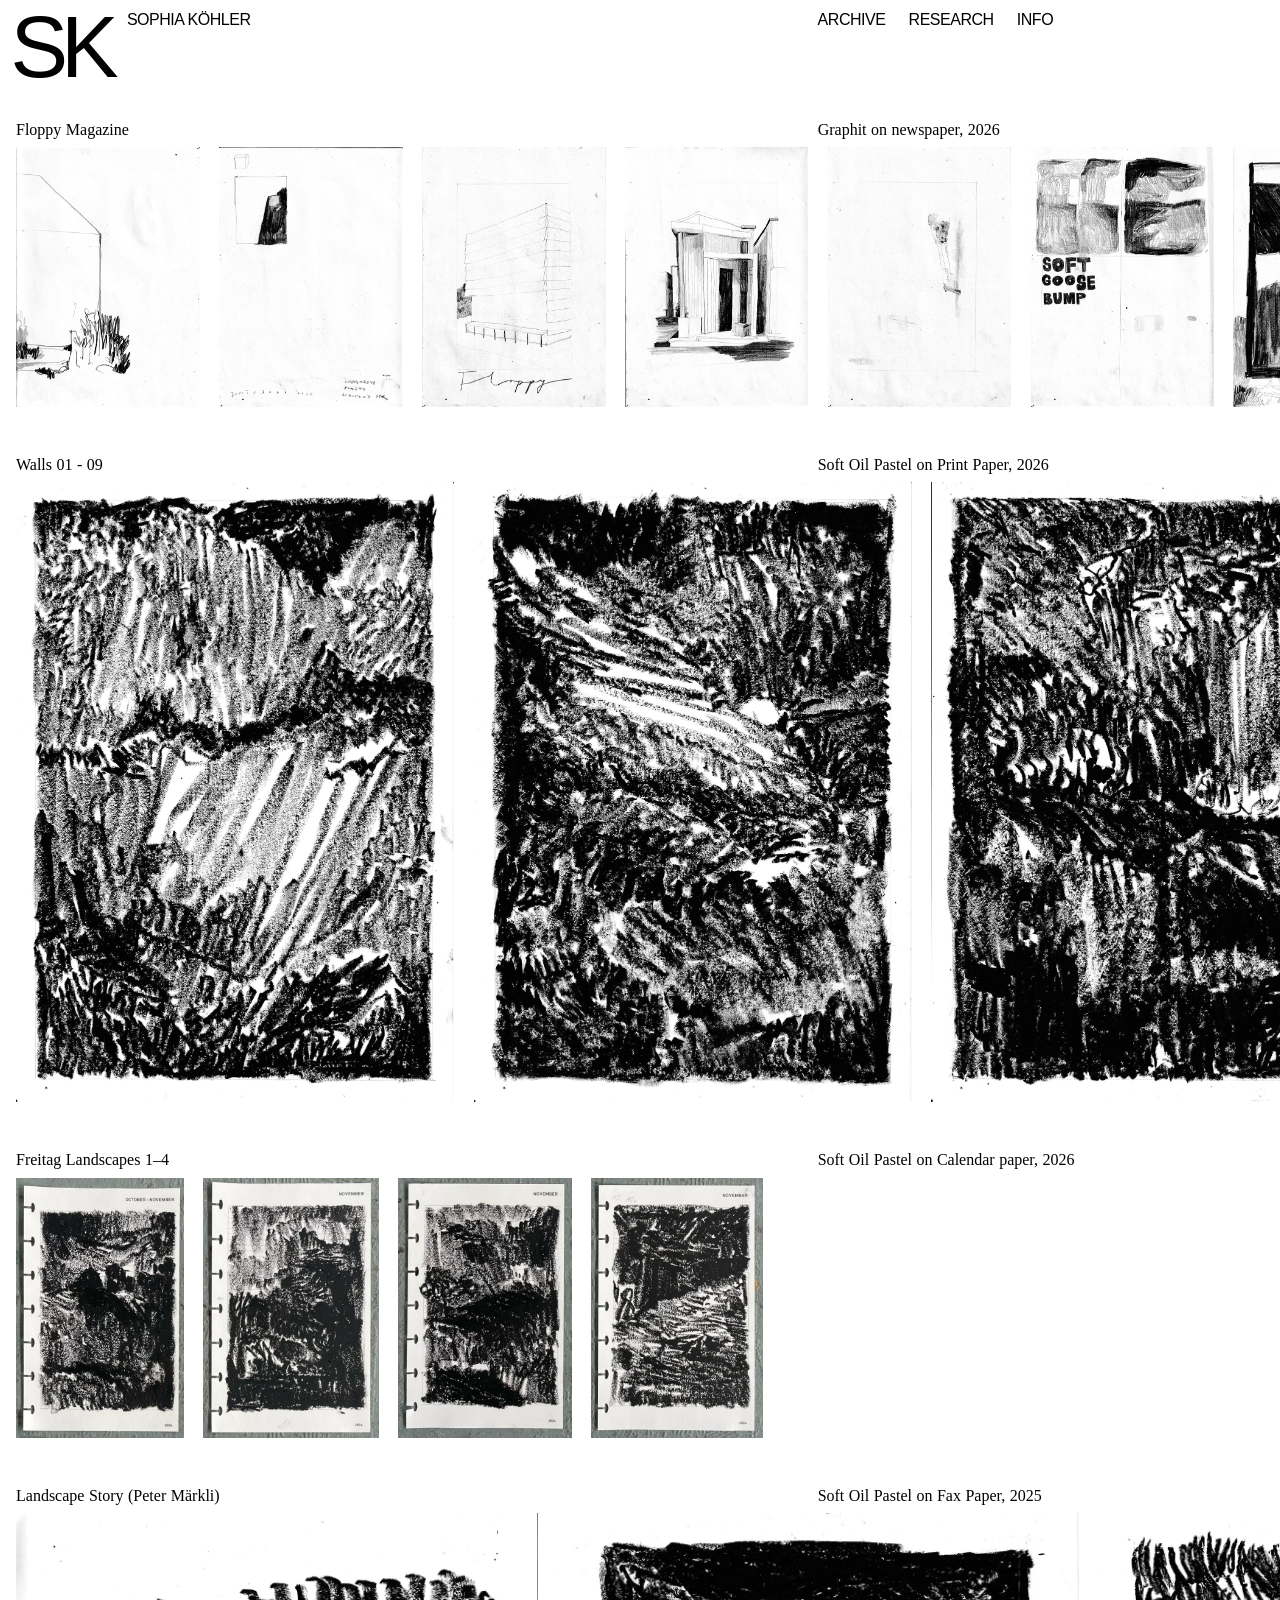
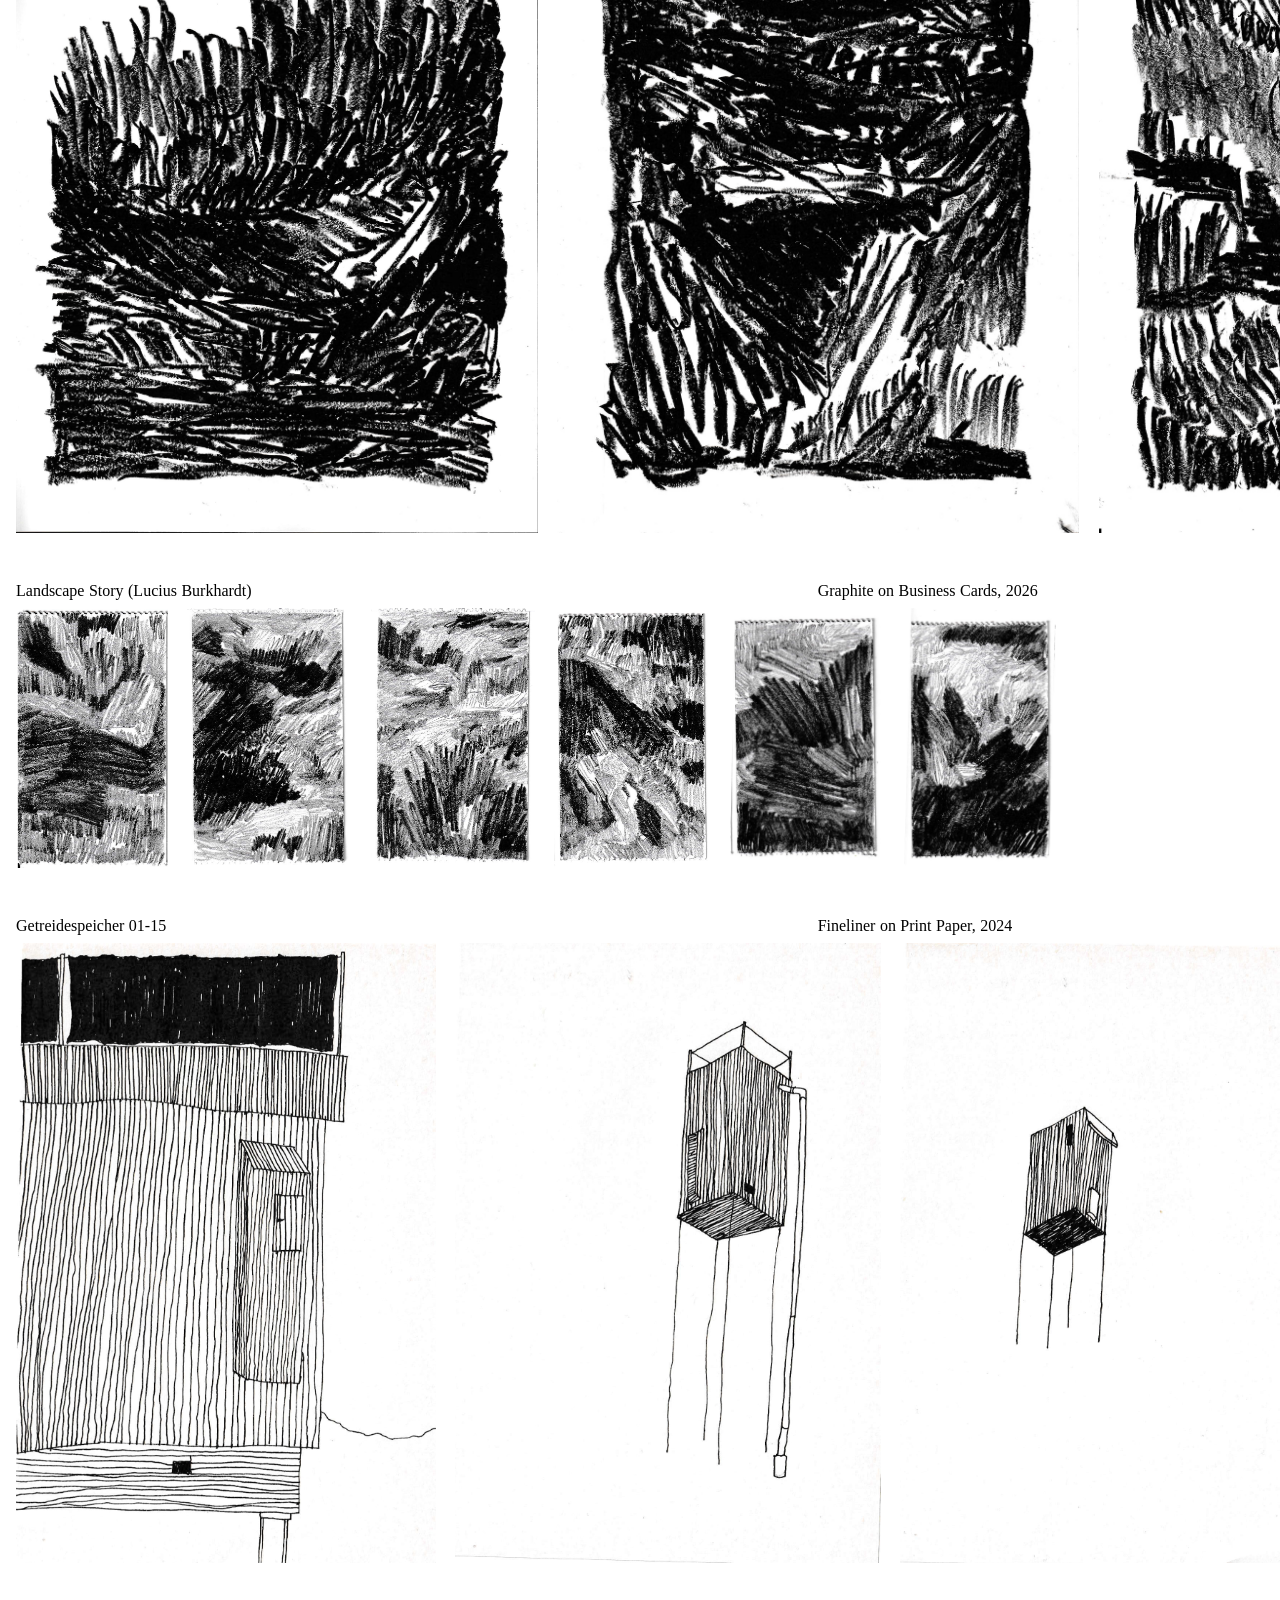
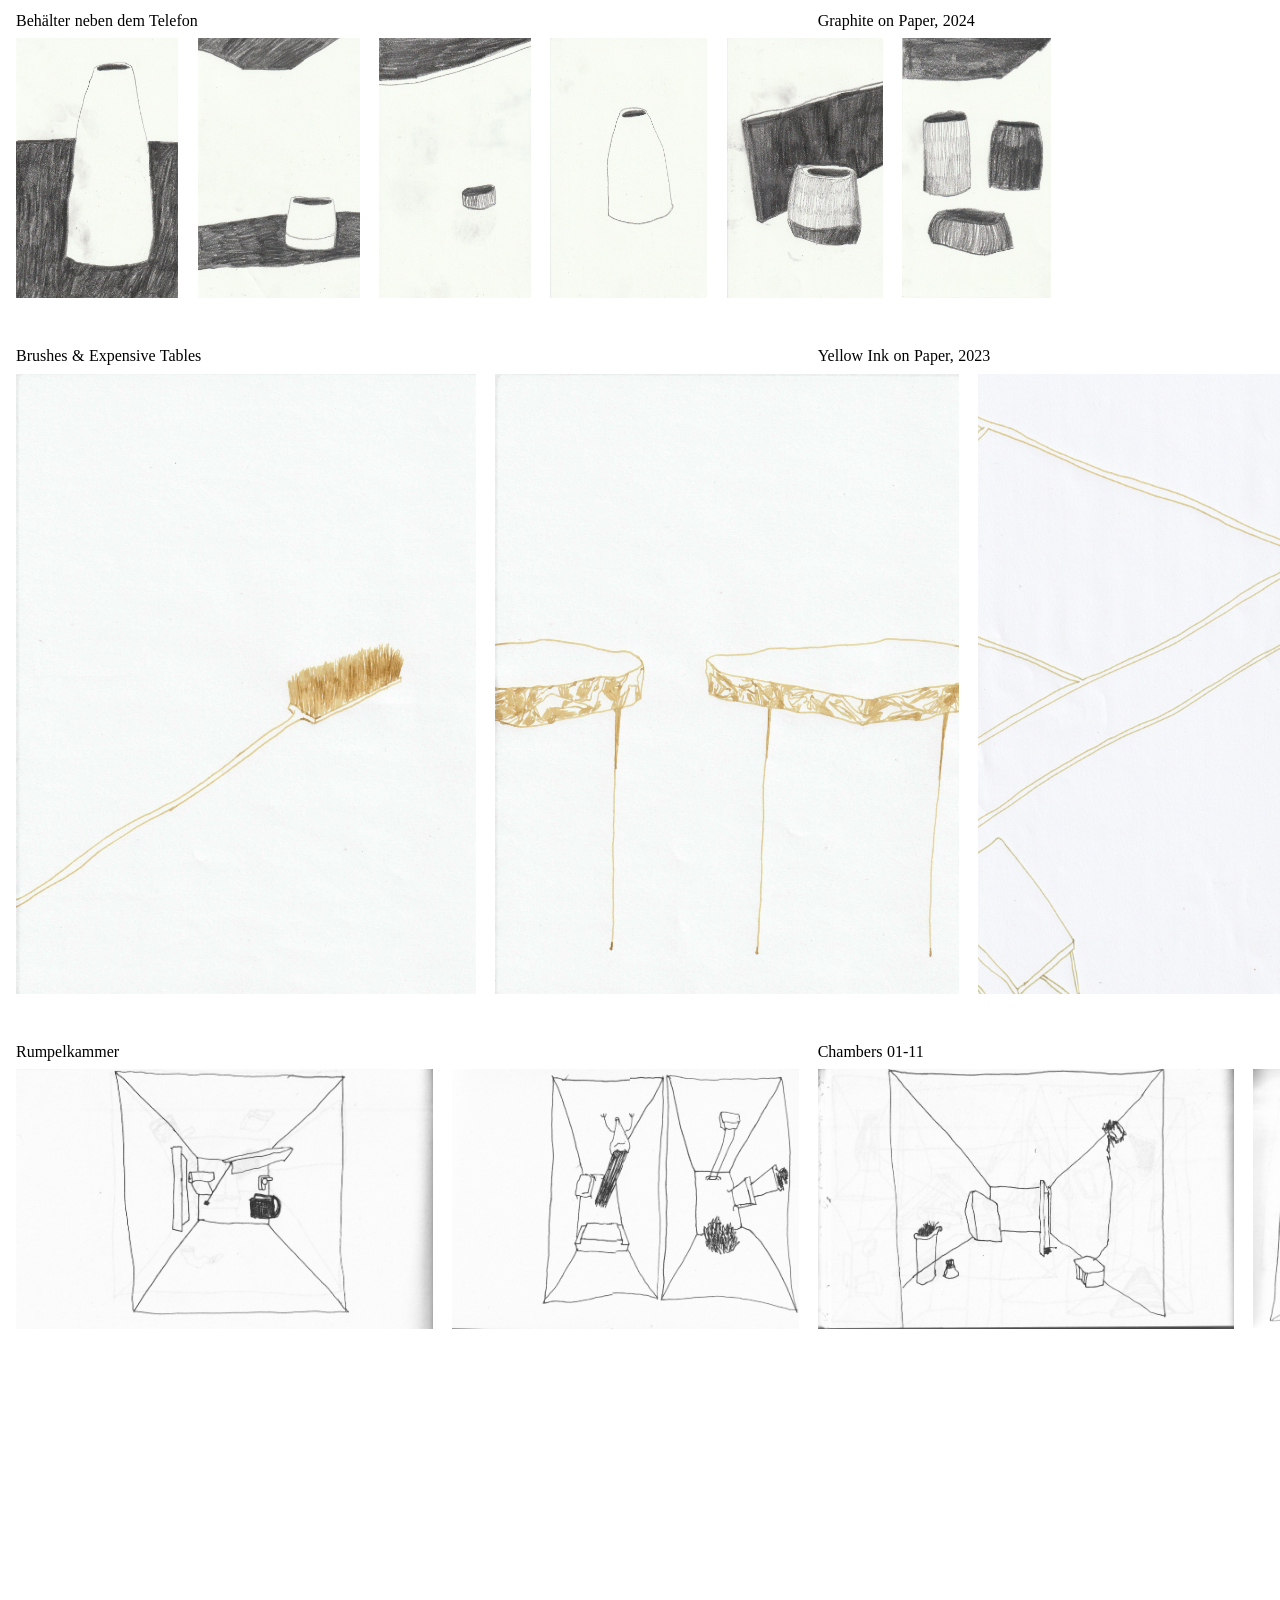
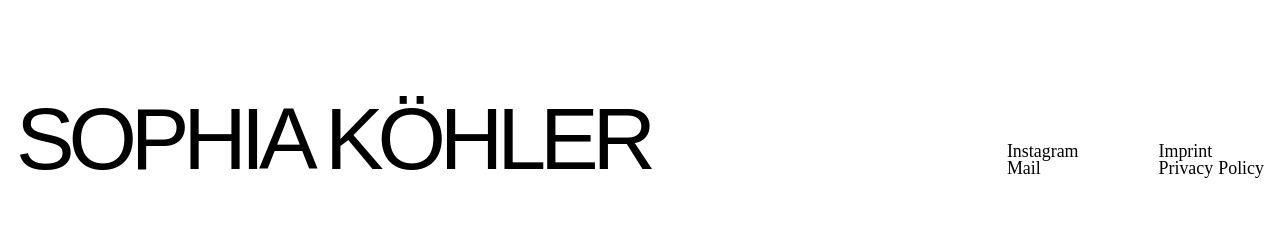
<file: index.html>
<!DOCTYPE html>
<html lang="de">
<head>
  <meta charset="UTF-8">
  <meta name="viewport" content="width=device-width, initial-scale=1.0">
  <title>Sophia Köhler</title>
  <meta name="description" content="Sophia Köhler ist eine Künstlerin aus München mit Fokus auf Zeichnung, Raum und Struktur.">
  <meta name="keywords" content="Sophia Köhler, Künstlerin München, Kunst, Zeichnung">
  <meta name="author" content="Sophia Köhler">
  <link rel="icon" href="assets/sk-favicon.svg" type="image/svg+xml">
  <link rel="stylesheet" href="style.css">
</head>
<body>
  <div class="custom-cursor is-right" id="customCursor" aria-hidden="true">
    <img src="assets/arrow-2.svg" alt="">
  </div>

  <a class="logo-subtitle-link logo-subtitle" href="index.html">SOPHIA KÖHLER</a>

  <header class="site-header">
    <a class="logo" href="index.html" aria-label="Sophia Köhler Startseite">
      <span class="logo-mark">SK</span>
    </a>

    <nav class="main-nav">
      <a class="desktop-nav-link" href="archive.html">ARCHIVE</a>
      <a class="desktop-nav-link" href="research.html">RESEARCH</a>
      <a class="desktop-nav-link" href="info.html">INFO</a>
      <a class="mobile-menu-link" href="menu.html">MENU</a>
    </nav>
  </header>

  <main class="page-content">


<!-- sk-floppy -->

    <section class="slider-section slider-section-medium">
      <div class="section-meta">
        <p class="section-title">Floppy Magazine</p>
        <p class="section-info">Graphit on newspaper, 2026</p>
        <!-- <a class="section-project-link" href="#" aria-label="Projektseite: I was once like you">Research</a> -->
      </div>

      <div class="art-slider" data-scroll-speed="0.9">
        <div class="art-slider-track">
          <img src="images-1/sk_floppy_mag_whole_1.jpg" alt="Kunstwerk 1">
          <img src="images-1/sk_floppy_mag_whole_2.jpg" alt="Kunstwerk 2">
          <img src="images-1/sk_floppy_mag_whole_3.jpg" alt="Kunstwerk 3">
          <img src="images-1/sk_floppy_mag_whole_4.jpg" alt="Kunstwerk 4">
          <img src="images-1/sk_floppy_mag_whole_5.jpg" alt="Kunstwerk 5">
          <img src="images-1/sk_floppy_mag_whole_6.jpg" alt="Kunstwerk 6">
          <img src="images-1/sk_floppy_mag_whole_7.jpg" alt="Kunstwerk 7">
          <img src="images-1/sk_floppy_mag_whole_8.jpg" alt="Kunstwerk 8">
          <img src="images-1/sk_floppy_mag_whole_9.jpg" alt="Kunstwerk 9">
          <img src="images-1/sk_floppy_mag_whole_10.jpg" alt="Kunstwerk 10">
          <img src="images-1/sk_floppy_mag_whole_11.jpg" alt="Kunstwerk 11">
          <img src="images-1/sk_floppy_mag_whole_12.jpg" alt="Kunstwerk 12">
          <img src="images-1/sk_floppy_mag_whole_13.jpg" alt="Kunstwerk 13">
          <img src="images-1/sk_floppy_mag_whole_14.jpg" alt="Kunstwerk 14">
          <img src="images-1/sk_floppy_mag_whole_15.jpg" alt="Kunstwerk 15">
        </div>
      </div>
    </section>


<!-- P1 sk-wall -->    


    <section class="slider-section slider-section-large">
      <div class="section-meta">
        <p class="section-title">Walls 01 - 09</p>
        <p class="section-info">Soft Oil Pastel on Print Paper, 2026</p>
        <!-- <a class="section-project-link" href="#" aria-label="Projektseite: Layers">Research</a> -->
      </div>

      <div class="art-slider" data-scroll-speed="1">
        <div class="art-slider-track">
          <img src="images-1/sk-wall-01.jpg" alt="Kunstwerk 5">
          <img src="images-1/sk-wall-02.jpg" alt="Kunstwerk 6">
          <img src="images-1/sk-wall-03.jpg" alt="Kunstwerk 7">
          <img src="images-1/sk-wall-04.jpg" alt="Kunstwerk 8">
          <img src="images-1/sk-wall-05.jpg" alt="Kunstwerk 9">
          <img src="images-1/sk-wall-06.jpg" alt="Kunstwerk 10">
          <img src="images-1/sk-wall-07.jpg" alt="Kunstwerk 11">
          <img src="images-1/sk-wall-08.jpg" alt="Kunstwerk 12">
          <img src="images-1/sk-wall-09.jpg" alt="Kunstwerk 13">
        </div>
      </div>
    </section>

 









<!-- P2 sk-kalender -->

    <section class="slider-section slider-section-medium">
      <div class="section-meta">
        <p class="section-title">Freitag Landscapes 1–4</p>
        <p class="section-info">Soft Oil Pastel on Calendar paper, 2026</p>
        <!-- <a class="section-project-link" href="#" aria-label="Projektseite: I was once like you">Research</a> -->
      </div>

      <div class="art-slider" data-scroll-speed="0.9">
        <div class="art-slider-track">
          <img src="images-1/sk-kalender-1.jpg" alt="Kunstwerk 1">
          <img src="images-1/sk-kalender-2.jpg" alt="Kunstwerk 2">
          <img src="images-1/sk-kalender-3.jpg" alt="Kunstwerk 3">
          <img src="images-1/sk-kalender-4.jpg" alt="Kunstwerk 4">
        </div>
      </div>
    </section>




<!-- P3 sk-märkli -->
 

    <section class="slider-section slider-section-large">
      <div class="section-meta">
        <p class="section-title">Landscape Story (Peter Märkli)</p>
        <p class="section-info">Soft Oil Pastel on Fax Paper, 2025</p>
        <!-- <a class="section-project-link" href="container-lecture.html" aria-label="Projektseite: Container Lecture">Research</a> -->
      </div>

      <div class="art-slider" data-scroll-speed="0.9">
        <div class="art-slider-track">
          <img src="images-1/sk-märkli-1.jpg" alt="Kunstwerk 14">
          <img src="images-1/sk-märkli-2.jpg" alt="Kunstwerk 14">
          <img src="images-1/sk-märkli-3.jpg" alt="Kunstwerk 14">
          <img src="images-1/sk-märkli-4.jpg" alt="Kunstwerk 14">
          <img src="images-1/sk-märkli-5.jpg" alt="Kunstwerk 14">
          <img src="images-1/sk-märkli-6.jpg" alt="Kunstwerk 14">
          <img src="images-1/sk-märkli-7.jpg" alt="Kunstwerk 14">
          <img src="images-1/sk-märkli-8.jpg" alt="Kunstwerk 14">
          <img src="images-1/sk-märkli-9.jpg" alt="Kunstwerk 14">
          <img src="images-1/sk-märkli-10.jpg" alt="Kunstwerk 14">
          <img src="images-1/sk-märkli-11.jpg" alt="Kunstwerk 14">
          <img src="images-1/sk-märkli-12.jpg" alt="Kunstwerk 14">
          <img src="images-1/sk-märkli-13.jpg" alt="Kunstwerk 14">
          <img src="images-1/sk-märkli-14.jpg" alt="Kunstwerk 14">
          <img src="images-1/sk-märkli-15.jpg" alt="Kunstwerk 14">
          <img src="images-1/sk-märkli-16.jpg" alt="Kunstwerk 14">
          <img src="images-1/sk-märkli-17.jpg" alt="Kunstwerk 14">
          <img src="images-1/sk-märkli-18.jpg" alt="Kunstwerk 14">
          <img src="images-1/sk-märkli-19.jpg" alt="Kunstwerk 14">
          <img src="images-1/sk-märkli-20.jpg" alt="Kunstwerk 14">
          <img src="images-1/sk-märkli-21.jpg" alt="Kunstwerk 14">
          <img src="images-1/sk-märkli-22.jpg" alt="Kunstwerk 14">
          <img src="images-1/sk-märkli-23.jpg" alt="Kunstwerk 14">
          <img src="images-1/sk-märkli-24.jpg" alt="Kunstwerk 14">
          <img src="images-1/sk-märkli-25.jpg" alt="Kunstwerk 14">
          <img src="images-1/sk-märkli-26.jpg" alt="Kunstwerk 14">
          <img src="images-1/sk-märkli-27.jpg" alt="Kunstwerk 14">
          <img src="images-1/sk-märkli-28.jpg" alt="Kunstwerk 14">
          <img src="images-1/sk-märkli-29.jpg" alt="Kunstwerk 14">
          <img src="images-1/sk-märkli-30.jpg" alt="Kunstwerk 14">
          <img src="images-1/sk-märkli-31.jpg" alt="Kunstwerk 14">
          <img src="images-1/sk-märkli-32.jpg" alt="Kunstwerk 14">
          <img src="images-1/sk-märkli-33.jpg" alt="Kunstwerk 14">
          <img src="images-1/sk-märkli-34.jpg" alt="Kunstwerk 14">
        </div>
      </div>
    </section>


<!-- P4 sk-lucius -->    

    <section class="slider-section slider-section-medium">
      <div class="section-meta">
        <p class="section-title">Landscape Story (Lucius Burkhardt)</p>
        <p class="section-info">Graphite on Business Cards, 2026</p>
        <!-- <a class="section-project-link" href="#" aria-label="Projektseite: Layers">Research</a> -->
      </div>

      <div class="art-slider" data-scroll-speed="1">
        <div class="art-slider-track">
          <img src="images-1/sk-lucius-1.jpg" alt="Kunstwerk 6">
          <img src="images-1/sk-lucius-2.jpg" alt="Kunstwerk 6">
          <img src="images-1/sk-lucius-3.jpg" alt="Kunstwerk 6">
          <img src="images-1/sk-lucius-4.jpg" alt="Kunstwerk 6">
          <img src="images-1/sk-lucius-5.jpg" alt="Kunstwerk 6">
          <img src="images-1/sk-lucius-6.jpg" alt="Kunstwerk 6">
        </div>
      </div>
    </section>


<!-- P5 sk-speicher  -->    


    <section class="slider-section slider-section-large">
      <div class="section-meta">
        <p class="section-title">Getreidespeicher 01-15</p>
        <p class="section-info">Fineliner on Print Paper, 2024</p>
        <!-- <a class="section-project-link" href="#" aria-label="Projektseite: Lecture">Research</a> -->
      </div>

      <div class="art-slider" data-scroll-speed="0.85">
        <div class="art-slider-track">
          <img src="images-1/sk-speicher-1.jpg" alt="Kunstwerk-SK">
          <img src="images-1/sk-speicher-2.jpg" alt="Kunstwerk-SK">
          <img src="images-1/sk-speicher-3.jpg" alt="Kunstwerk-SK">
          <img src="images-1/sk-speicher-4.jpg" alt="Kunstwerk-SK">
          <img src="images-1/sk-speicher-5.jpg" alt="Kunstwerk-SK">
          <img src="images-1/sk-speicher-6.jpg" alt="Kunstwerk-SK">
          <img src="images-1/sk-speicher-7.jpg" alt="Kunstwerk-SK">
          <img src="images-1/sk-speicher-8.jpg" alt="Kunstwerk-SK">
          <img src="images-1/sk-speicher-9.jpg" alt="Kunstwerk-SK">
          <img src="images-1/sk-speicher-10.jpg" alt="Kunstwerk-SK">
          <img src="images-1/sk-speicher-11.jpg" alt="Kunstwerk-SK">
          <img src="images-1/sk-speicher-12.jpg" alt="Kunstwerk-SK">
          <img src="images-1/sk-speicher-13.jpg" alt="Kunstwerk-SK">
          <img src="images-1/sk-speicher-14.jpg" alt="Kunstwerk-SK">
          <img src="images-1/sk-speicher-15.jpg" alt="Kunstwerk-SK">
        </div>
      </div>
    </section>

<!-- P6 sk-vessel -->    

    <section class="slider-section slider-section-medium">
      <div class="section-meta">
        <p class="section-title">Behälter neben dem Telefon</p>
        <p class="section-info">Graphite on Paper, 2024</p>
        <!-- <a class="section-project-link" href="#" aria-label="Projektseite: Layers">Research</a> -->
      </div>

      <div class="art-slider" data-scroll-speed="1">
        <div class="art-slider-track">
          <img src="images-1/sk-vessel-1.jpg" alt="Kunstwerk-SK">
          <img src="images-1/sk-vessel-2.jpg" alt="Kunstwerk-SK">
          <img src="images-1/sk-vessel-3.jpg" alt="Kunstwerk-SK">
          <img src="images-1/sk-vessel-4.jpg" alt="Kunstwerk-SK">
          <img src="images-1/sk-vessel-5.jpg" alt="Kunstwerk-SK">
          <img src="images-1/sk-vessel-6.jpg" alt="Kunstwerk-SK">
        </div>
      </div>
    </section>


<!-- P7 sk-posh -->    


    <section class="slider-section slider-section-large">
      <div class="section-meta">
        <p class="section-title">Brushes & Expensive Tables</p>
        <p class="section-info">Yellow Ink on Paper, 2023</p>
        <!-- <a class="section-project-link" href="#" aria-label="Projektseite: Lecture">Research</a> -->
      </div>

      <div class="art-slider" data-scroll-speed="0.85">
        <div class="art-slider-track">
          <img src="images-1/sk-posh-1.jpg" alt="Kunstwerk-SK">
          <img src="images-1/sk-posh-2.jpg" alt="Kunstwerk-SK">
          <img src="images-1/sk-posh-3.jpg" alt="Kunstwerk-SK">
          <img src="images-1/sk-posh-4.jpg" alt="Kunstwerk-SK">
          <img src="images-1/sk-posh-5.jpg" alt="Kunstwerk-SK">
        </div>
      </div>
    </section>    


<!-- P8 sk-rumpelkammer -->    


    <section class="slider-section slider-section-medium">
      <div class="section-meta">
        <p class="section-title">Rumpelkammer</p>
        <p class="section-info">Chambers 01-11</p>
        <!-- <a class="section-project-link" href="#" aria-label="Projektseite: Lecture">Research</a> -->
      </div>

      <div class="art-slider" data-scroll-speed="0.85">
        <div class="art-slider-track">
          <img src="images-1/sk-rumpelkammer-1.jpg" alt="Kunstwerk-SK">
          <img src="images-1/sk-rumpelkammer-2.jpg" alt="Kunstwerk-SK">
          <img src="images-1/sk-rumpelkammer-3.jpg" alt="Kunstwerk-SK">
          <img src="images-1/sk-rumpelkammer-4.jpg" alt="Kunstwerk-SK">
          <img src="images-1/sk-rumpelkammer-5.jpg" alt="Kunstwerk-SK">
          <img src="images-1/sk-rumpelkammer-6.jpg" alt="Kunstwerk-SK">
          <img src="images-1/sk-rumpelkammer-7.jpg" alt="Kunstwerk-SK">
          <img src="images-1/sk-rumpelkammer-8.jpg" alt="Kunstwerk-SK">
          <img src="images-1/sk-rumpelkammer-9.jpg" alt="Kunstwerk-SK">
          <img src="images-1/sk-rumpelkammer-10.jpg" alt="Kunstwerk-SK">
          <img src="images-1/sk-rumpelkammer-11.jpg" alt="Kunstwerk-SK">
        </div>
      </div>
    </section>   
  </main>

  <footer class="site-footer">
    <div class="site-footer-inner">
      <h1 class="site-footer-title">SOPHIA KÖHLER</h1>

      <nav class="site-footer-links" aria-label="Footer links">
        <div class="site-footer-column">
          <a class="site-footer-link" href="https://www.instagram.com/abstraktionundeinfuehlung?utm_source=ig_web_button_share_sheet&igsh=ZDNlZDc0MzIxNw==" target="_blank" rel="noreferrer">Instagram</a>
          <a class="site-footer-link" href="mailto:info@sophia-koehler.de">Mail</a>
        </div>
        <div class="site-footer-column">
          <a class="site-footer-link" href="imprint.html">Imprint</a>
          <a class="site-footer-link" href="privacy.html">Privacy Policy</a>
        </div>
      </nav>
    </div>
  </footer>

  <script src="script.js"></script>
</body>
</html>
</file>
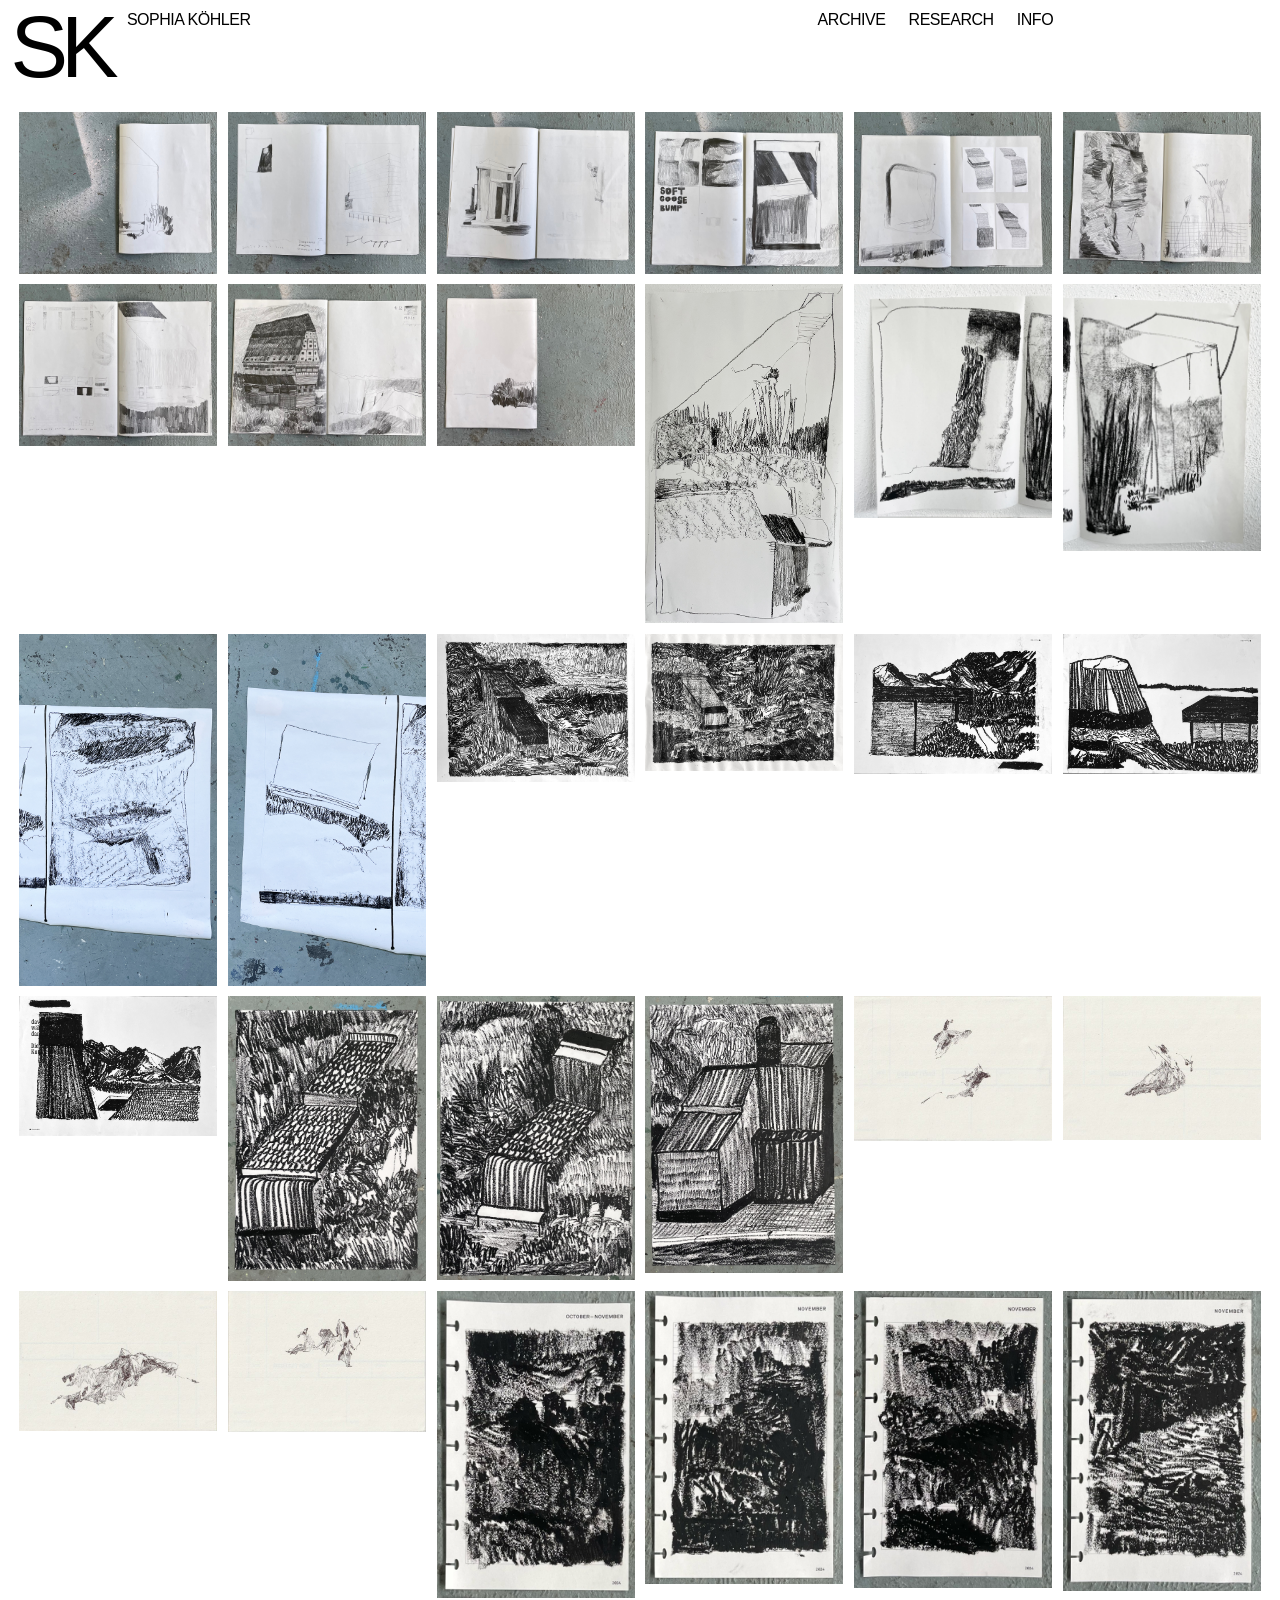
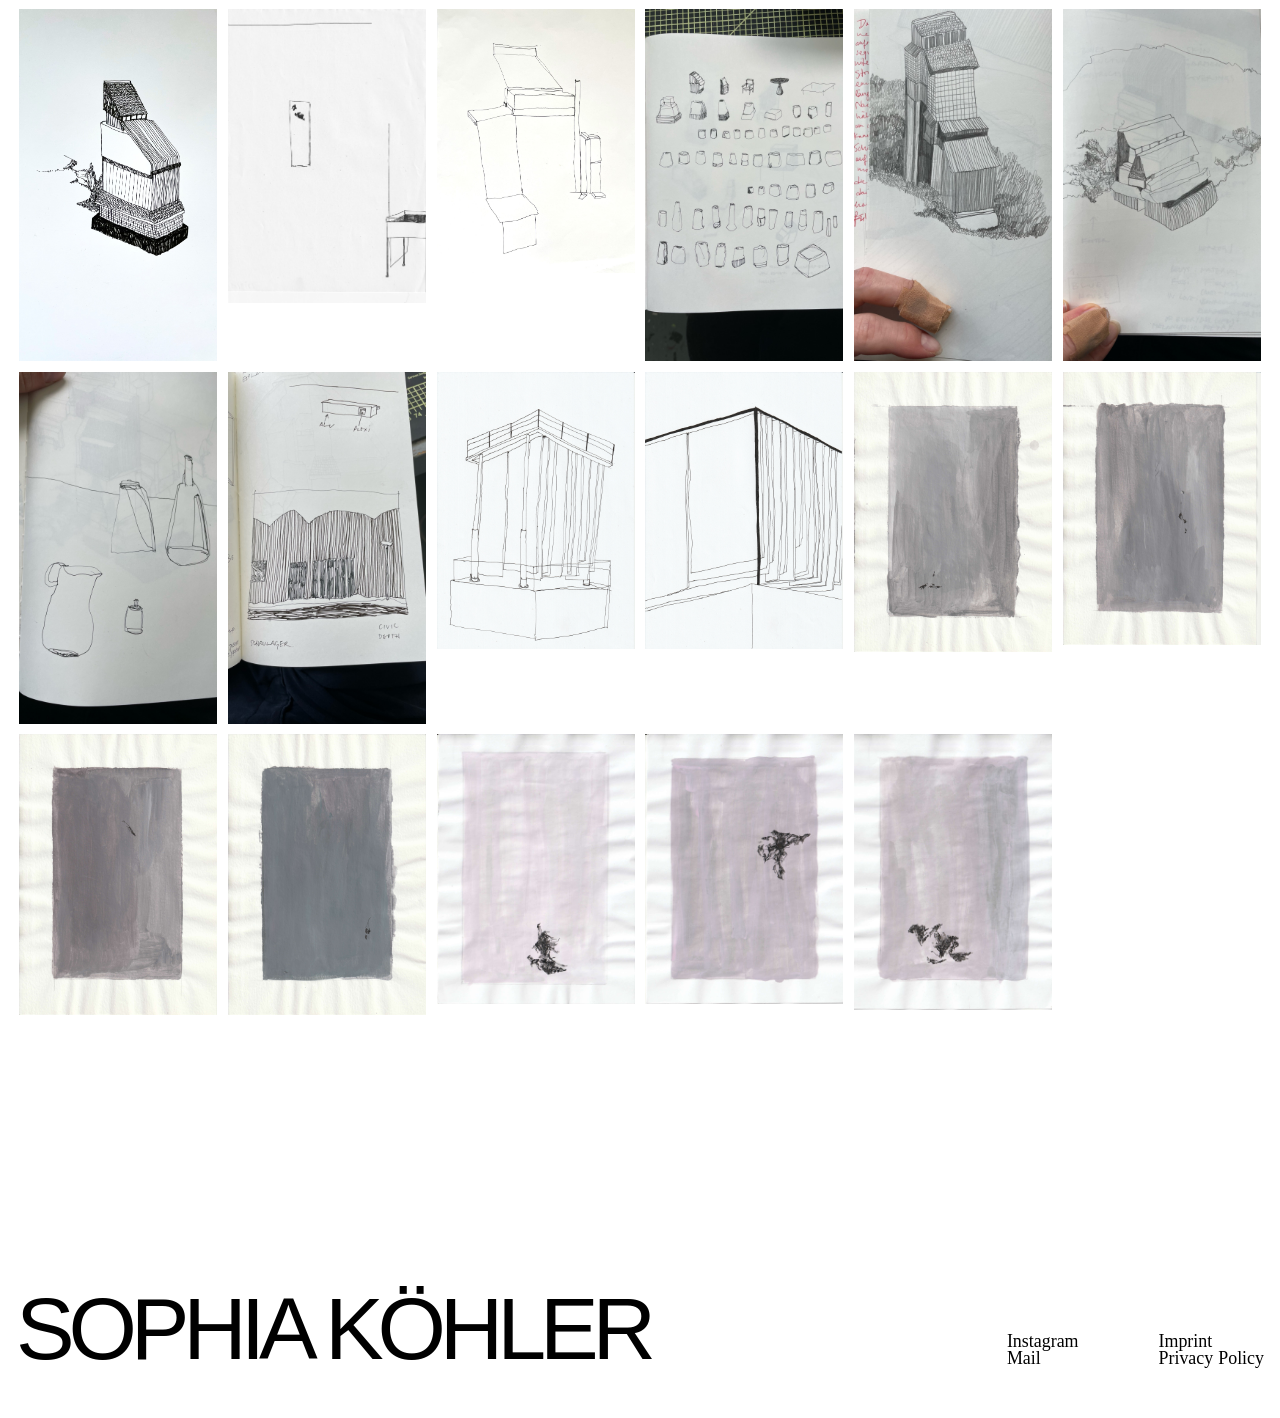
<file: archive.html>
<!DOCTYPE html>
<html lang="de">
<head>
  <meta charset="UTF-8">
  <meta name="viewport" content="width=device-width, initial-scale=1.0">
  <title>Exploration | Sophia Köhler</title>
  <link rel="stylesheet" href="style.css">
</head>
<body class="exploration-page">
  <div class="custom-cursor is-right" id="customCursor" aria-hidden="true">
    <img src="assets/arrow-2.svg" alt="">
  </div>

  <a class="logo-subtitle-link logo-subtitle" href="index.html">SOPHIA KÖHLER</a>

  <header class="site-header">
    <a class="logo" href="index.html" aria-label="Sophia Köhler Startseite">
      <span class="logo-mark">SK</span>
    </a>

    <nav class="main-nav">
      <a class="desktop-nav-link is-active" href="archive.html" aria-current="page">ARCHIVE</a>
      <a class="desktop-nav-link" href="research.html">RESEARCH</a>
      <a class="desktop-nav-link" href="info.html">INFO</a>
      <a class="mobile-menu-link" href="menu.html">MENU</a>
    </nav>
  </header>

  <main class="page-content exploration-page-content">
    <section class="exploration-grid" aria-label="Image overview of artworks">
    
      <img src="images-1/sk-floppy-1.jpg" alt="Artwork SK">
      <img src="images-1/sk-floppy-2.jpg" alt="Artwork SK">
      <img src="images-1/sk-floppy-3.jpg" alt="Artwork SK">
      <img src="images-1/sk-floppy-4.jpg" alt="Artwork SK">
      <img src="images-1/sk-floppy-5.jpg" alt="Artwork SK">
      <img src="images-1/sk-floppy-6.jpg" alt="Artwork SK">
      <img src="images-1/sk-floppy-7.jpg" alt="Artwork SK">
      <img src="images-1/sk-floppy-8.jpg" alt="Artwork SK">
      <img src="images-1/sk-floppy-9.jpg" alt="Artwork SK">
      <img src="images-1/sk-typo-3.jpg" alt="Artwork SK">
      <img src="images-1/sk-typo-4.jpg" alt="Artwork SK">
      <img src="images-1/sk-typo-5.jpg" alt="Artwork SK">
      <img src="images-1/sk-typo-1.jpg" alt="Artwork SK">
      <img src="images-1/sk-typo-2.jpg" alt="Artwork SK">
      <img src="images-1/sk-industrieland-1.jpg" alt="Artwork SK">
      <img src="images-1/sk-industrieland-2.jpg" alt="Artwork SK">
      <img src="images-1/sk-industrieland-3.jpg" alt="Artwork SK">
      <img src="images-1/sk-industrieland-4.jpg" alt="Artwork SK">
      <img src="images-1/sk-industrieland-5.jpg" alt="Artwork SK">
      <img src="images-1/sk-industrieland-6.jpg" alt="Artwork SK">
      <img src="images-1/sk-industrieland-7.jpg" alt="Artwork SK">
      <img src="images-1/sk-industrieland-8.jpg" alt="Artwork SK">
      <img src="images-1/sk-crunch-1.JPG" alt="Artwork SK">
      <img src="images-1/sk-crunch-2.JPG" alt="Artwork SK">
      <img src="images-1/sk-crunch-3.JPG" alt="Artwork SK">
      <img src="images-1/sk-crunch-4.JPG" alt="Artwork SK">
      <img src="images-1/sk-kalender-1.jpg" alt="Artwork SK">
      <img src="images-1/sk-kalender-2.jpg" alt="Artwork SK">
      <img src="images-1/sk-kalender-3.jpg" alt="Artwork SK">
      <img src="images-1/sk-kalender-4.jpg" alt="Artwork SK">
      <img src="images-1/sk-kenzo-tange.JPEG" alt="Artwork SK">
      <img src="images-1/sk-museum-1.jpg" alt="Artwork SK">
      <img src="images-1/sk-rampe.JPEG" alt="Artwork SK">
      <img src="images-1/sk-test-1.jpg" alt="Artwork SK">
      <img src="images-1/sk-test-2.jpg" alt="Artwork SK">
      <img src="images-1/sk-test-3.jpg" alt="Artwork SK">
      <img src="images-1/sk-test-4.jpg" alt="Artwork SK">
      <img src="images-1/sk-test-5.jpg" alt="Artwork SK">
      <img src="images-1/sk-trockner-1.jpg" alt="Artwork SK">
      <img src="images-1/sk-trockner-2.jpg" alt="Artwork SK">
      <img src="images-1/sk-twombly studie-1.jpg" alt="Artwork SK">
      <img src="images-1/sk-twombly-studie-2.jpg" alt="Artwork SKKK">
      <img src="images-1/sk-twombly-studie-3.jpg" alt="Artwork SK">
      <img src="images-1/sk-twombly-studie-4.jpg" alt="Artwork SK">
      <img src="images-1/sk-twombly-rosa-1.jpg" alt="Artwork SK">
      <img src="images-1/sk-twombly-rosa-2.jpg" alt="Artwork SK">
      <img src="images-1/sk-twombly-rosa-3.jpg" alt="Artwork SK">


      
      
    </section>
  </main>

  <footer class="site-footer">
    <div class="site-footer-inner">
      <h1 class="site-footer-title">SOPHIA KÖHLER</h1>

      <nav class="site-footer-links" aria-label="Footer links">
        <div class="site-footer-column">
          <a class="site-footer-link" href="https://www.instagram.com/abstraktionundeinfuehlung?utm_source=ig_web_button_share_sheet&igsh=ZDNlZDc0MzIxNw==" target="_blank" rel="noreferrer">Instagram</a>
          <a class="site-footer-link" href="mailto:info@sophia-koehler.de">Mail</a>
        </div>
        <div class="site-footer-column">
          <a class="site-footer-link" href="imprint.html">Imprint</a>
          <a class="site-footer-link" href="privacy.html">Privacy Policy</a>
        </div>
      </nav>
    </div>
  </footer>

  <script src="script.js"></script>
</body>
</html>
</file>
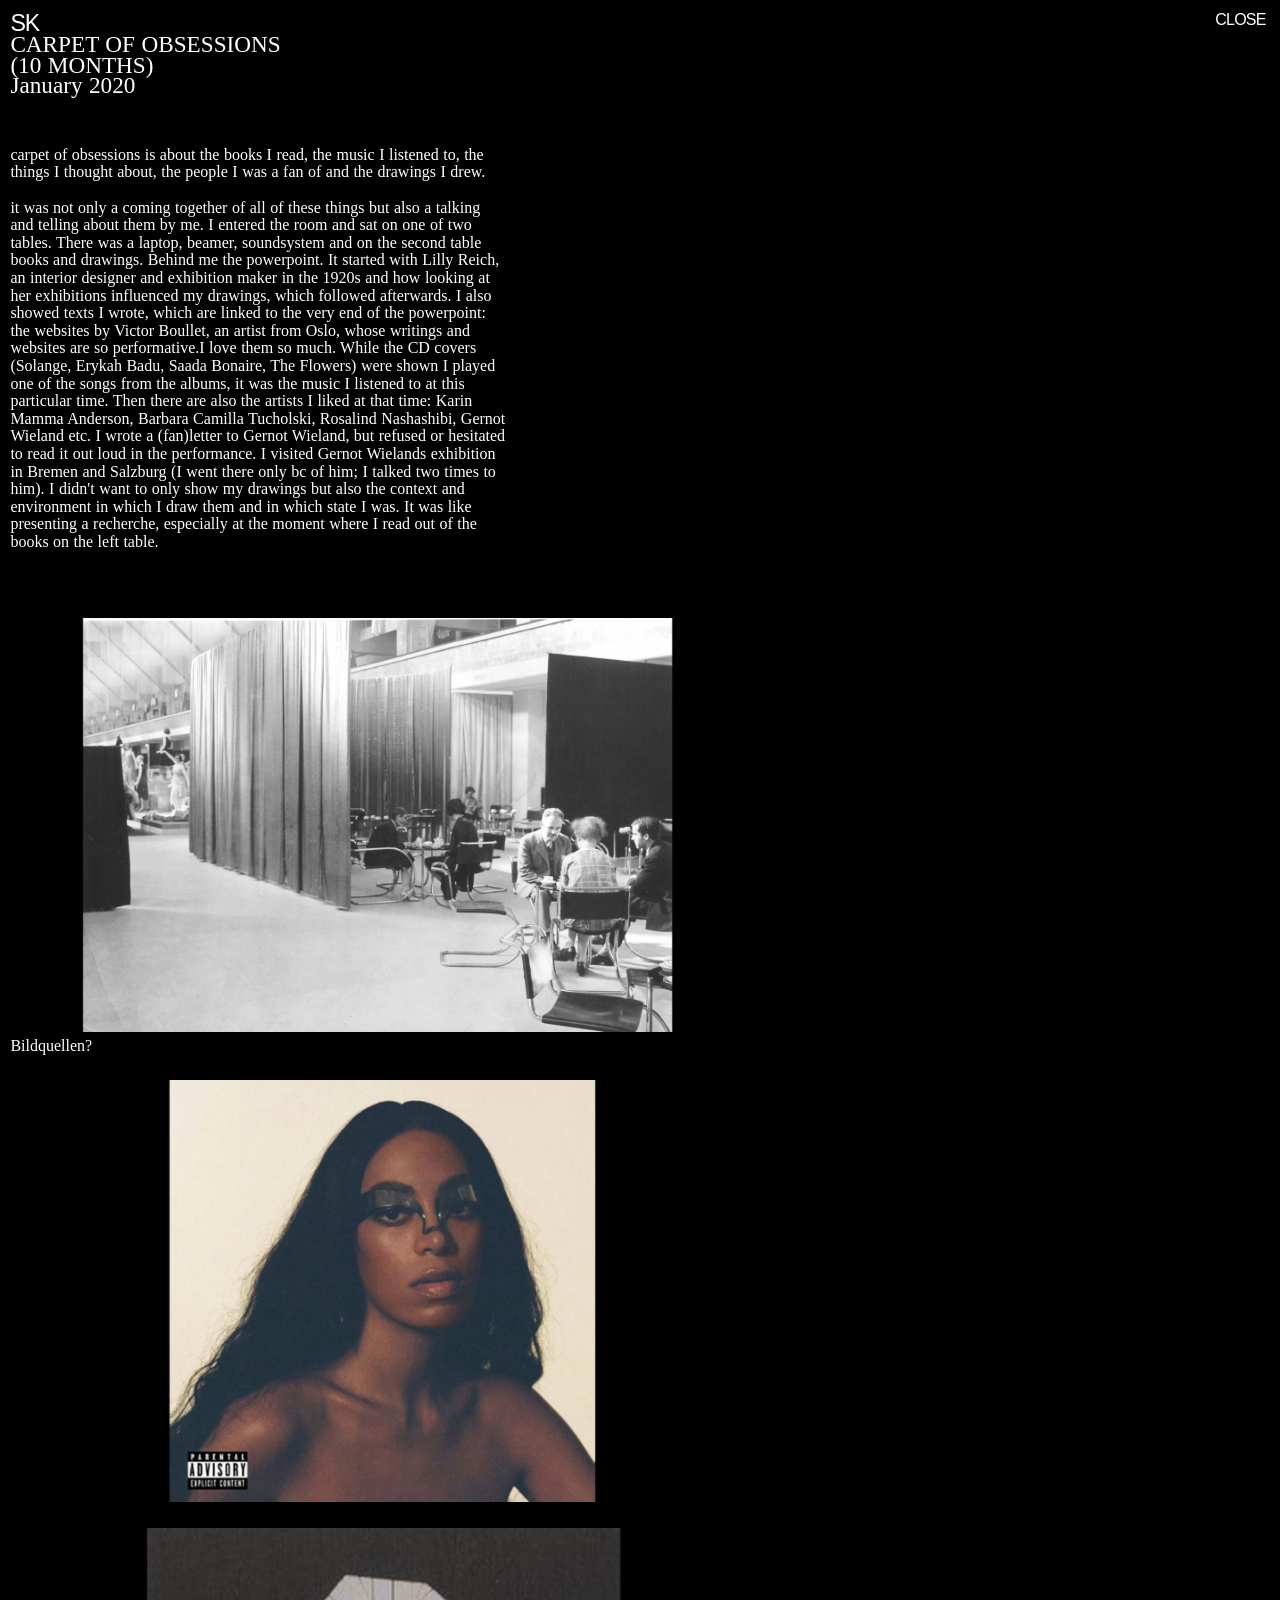
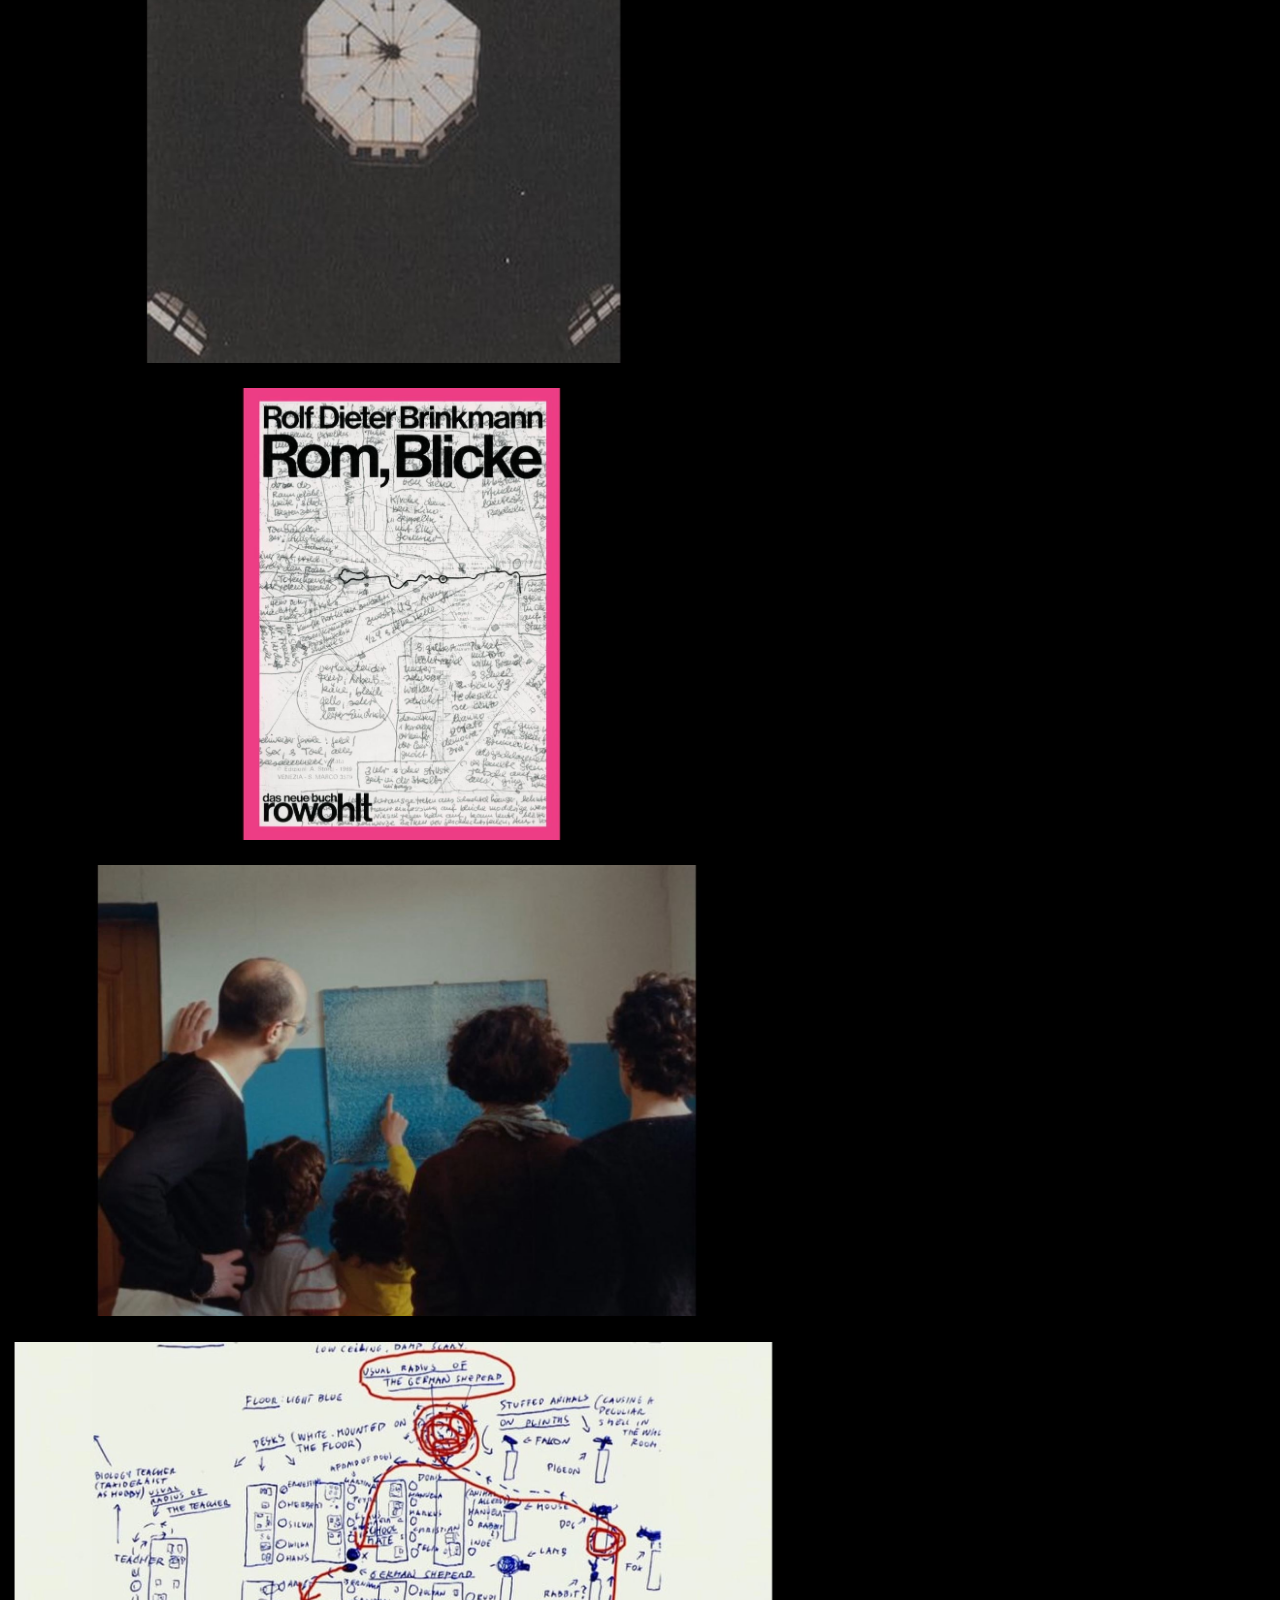
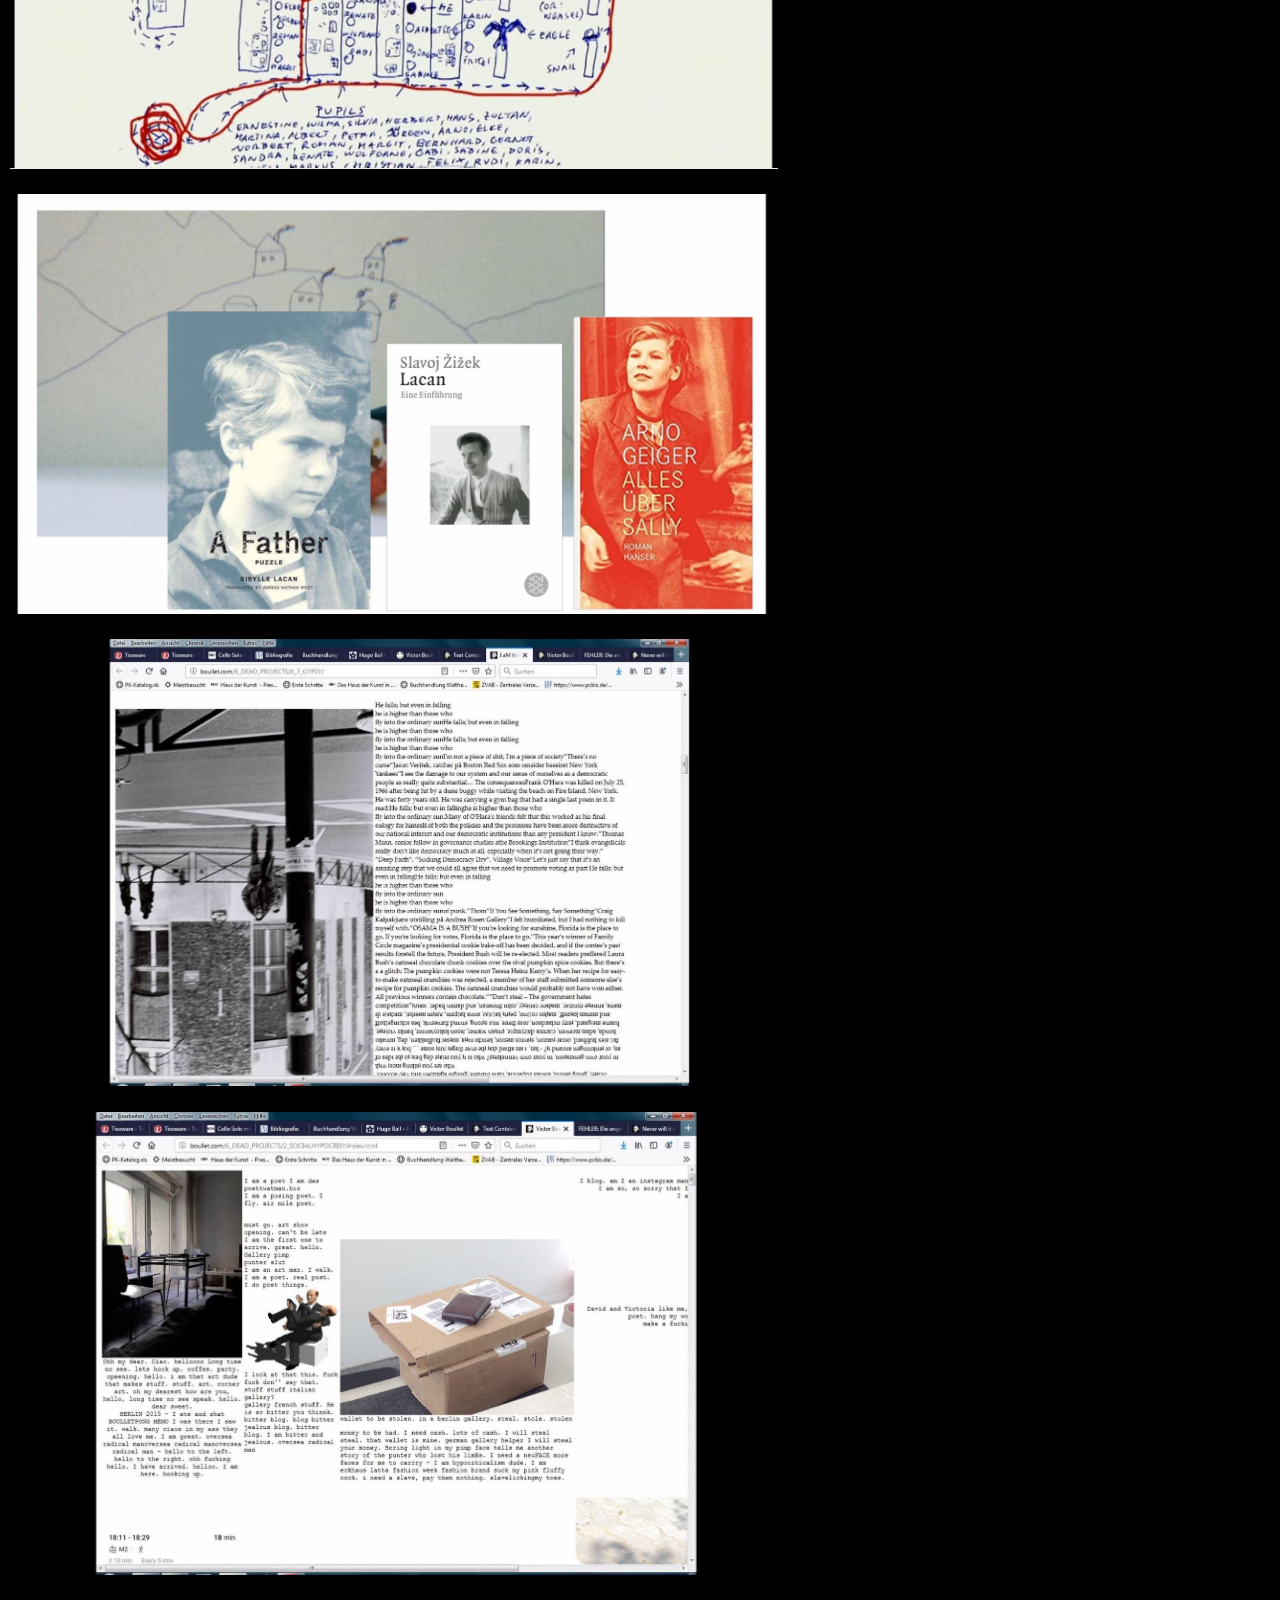
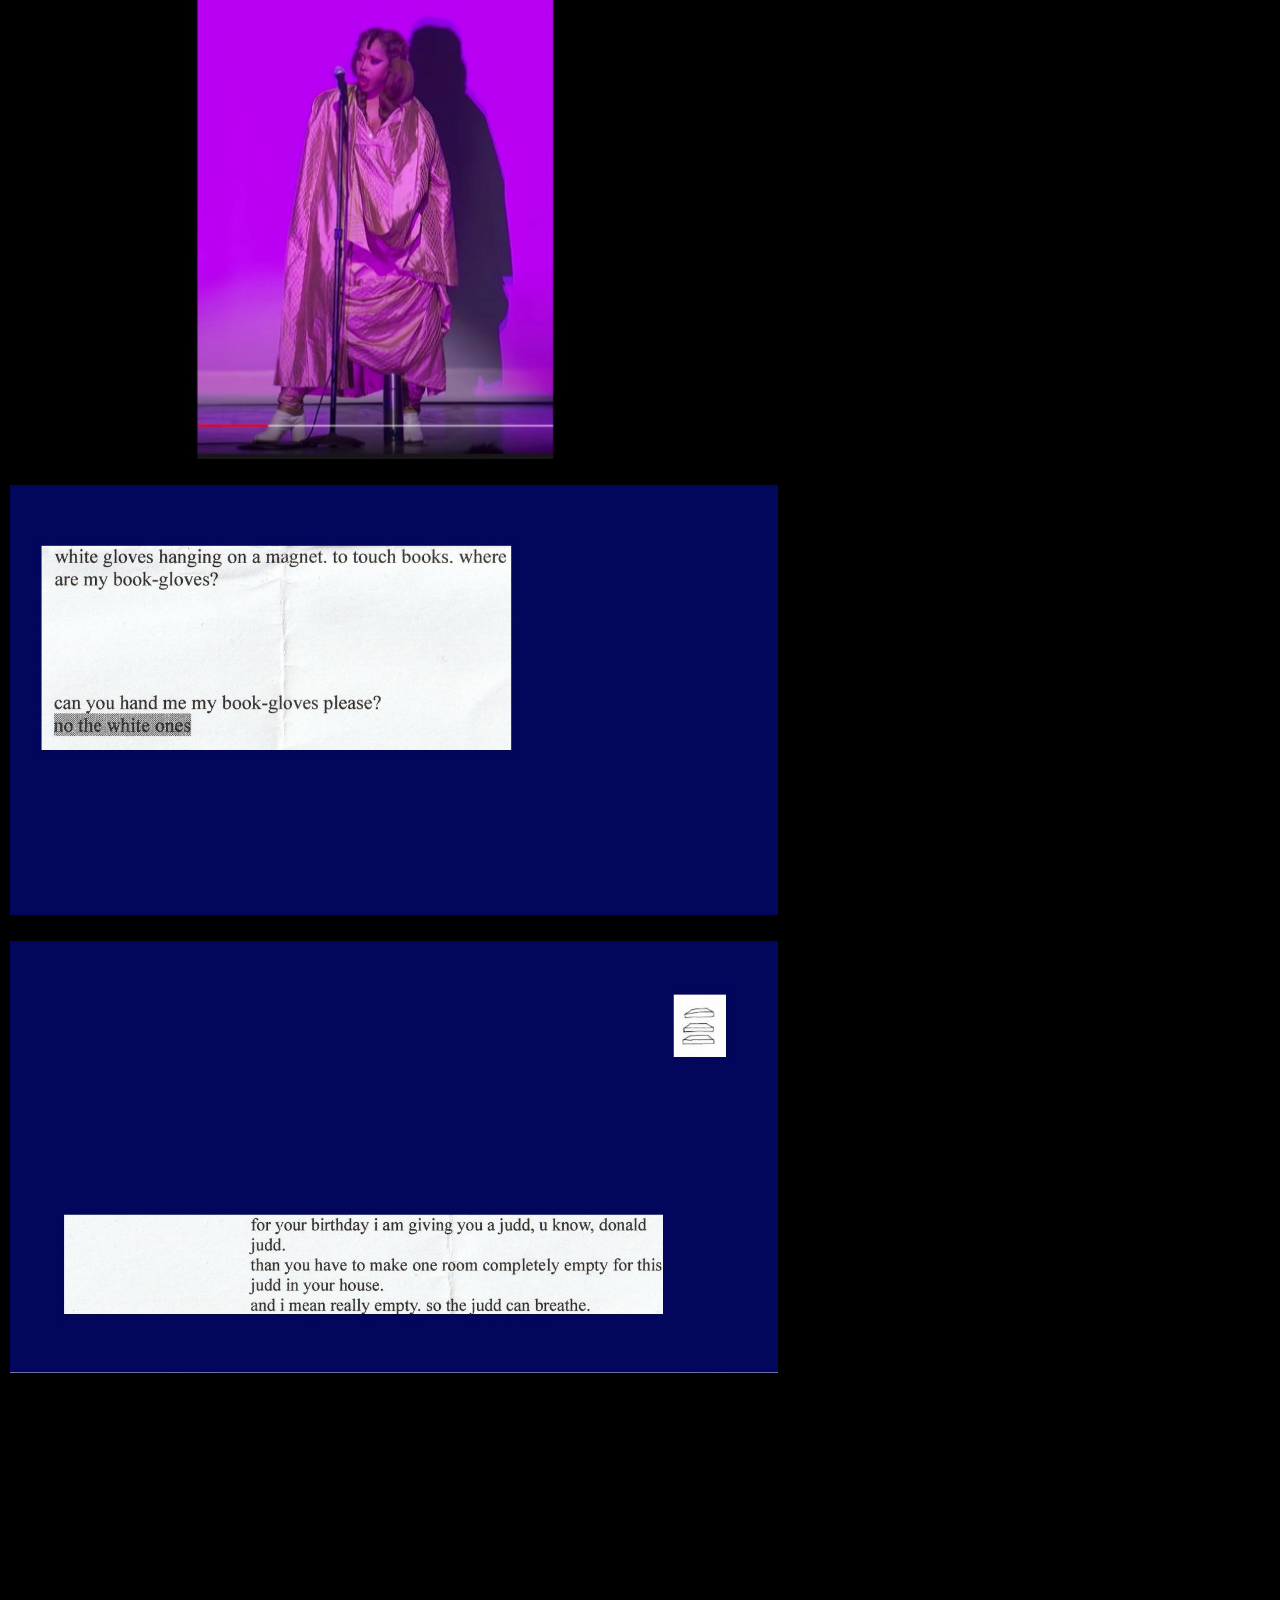
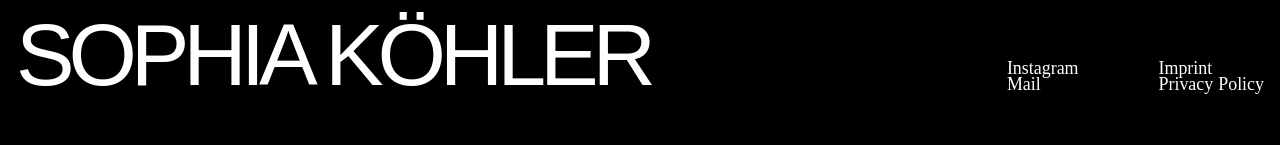
<file: carpet-of-obsessions.html>
<!DOCTYPE html>
<html lang="de">
<head>
  <meta charset="UTF-8">
  <meta name="viewport" content="width=device-width, initial-scale=1.0">
  <title>Lecture Performance | Sophia Köhler</title>
  <link rel="icon" href="assets/sk-favicon.svg" type="image/svg+xml">
  <link rel="stylesheet" href="style.css">
</head>
<body class="research-page lecture-performance-page">
  <a class="research-close-link" href="index.html" onclick="if (history.length > 1) { history.back(); return false; }">CLOSE</a>

  <main class="research-page-content">
    <article class="research-project">
      <header class="research-project-header">
        <a class="research-kicker" href="index.html" aria-label="Sophia Köhler Startseite">SK</a>
        <h1 class="research-title">CARPET OF OBSESSIONS<br>(10 MONTHS)</h1>
        <p class="research-year">January 2020</p>
      </header>

      <section class="research-copy-block" aria-label="Project description">
        <p>
          carpet of obsessions is about the books I read, the music I listened to, the things I thought about, the people I was a fan of and the drawings I drew.
          <br>
          <br>
it was not only a coming together of all of these things but also a talking and telling about them by me.
I entered the room and sat on one of two tables. There was a laptop, beamer, soundsystem and on the second table books and drawings. Behind me the powerpoint.
It started with Lilly Reich, an interior designer and exhibition maker in the 1920s and how looking at her exhibitions influenced my drawings, which followed afterwards.
I also showed texts I wrote, which are linked to the very end of the powerpoint: the websites by Victor Boullet, an artist from Oslo, whose writings and websites are so performative.I love them so much.
While the CD covers (Solange, Erykah Badu, Saada Bonaire, The Flowers) were shown I played one of the songs from the albums,  it was the music I listened to at this particular time.
Then there are also the artists I liked at that time: Karin Mamma Anderson, Barbara Camilla Tucholski, Rosalind Nashashibi, Gernot Wieland etc.
I wrote a (fan)letter to Gernot Wieland, but refused or hesitated to read it out loud in the performance. I visited Gernot Wielands exhibition in Bremen and Salzburg (I went there only bc of him; I talked two times to him). I didn't want to only show my drawings but also the context and environment in which I draw them and in which state I was.  It was like presenting a recherche, especially at the moment where I read out of the books on the left table. 
        </p>
      </section>

      <figure class="research-figure research-figure-wide research-figure-desktop-wide">
        <img src="images-1/sk-research-teppich-1.JPG" alt="sk-research-1-lecture-1">
        <figcaption>Bildquellen?</figcaption>

      </figure>

      <figure class="research-figure research-figure-wide research-figure-desktop-wide">
        <img src="images-1/sk-research-teppich-2.JPG" alt="sk-research-1-lecture-1">
        <!-- <figcaption>Platzhaltertext?</figcaption> -->
      </figure>

      <figure class="research-figure research-figure-wide research-figure-desktop-wide">
        <img src="images-1/sk-research-teppich-3.JPG" alt="sk-research-1-lecture-1">
        <!-- <figcaption>Platzhaltertext?</figcaption> -->
      </figure>

      <figure class="research-figure research-figure-wide research-figure-desktop-wide">
        <img src="images-1/sk-research-teppich-4.JPG" alt="sk-research-1-lecture-1">
        <!-- <figcaption>Platzhaltertext?</figcaption> -->
      </figure>

      <figure class="research-figure research-figure-wide research-figure-desktop-wide">
        <img src="images-1/sk-research-teppich-5.JPG" alt="sk-research-1-lecture-1">
        <!-- <figcaption>Platzhaltertext?</figcaption> -->
      </figure>

      <figure class="research-figure research-figure-wide research-figure-desktop-wide">
        <img src="images-1/sk-research-teppich-6.JPG" alt="sk-research-1-lecture-1">
        <!-- <figcaption>Platzhaltertext?</figcaption> -->
      </figure>

      <figure class="research-figure research-figure-wide research-figure-desktop-wide">
        <img src="images-1/sk-research-teppich-7.JPG" alt="sk-research-1-lecture-1">
        <!-- <figcaption>Platzhaltertext?</figcaption> -->
      </figure>

      <figure class="research-figure research-figure-wide research-figure-desktop-wide">
        <img src="images-1/sk-research-teppich-8.JPG" alt="sk-research-1-lecture-1">
        <!-- <figcaption>Platzhaltertext?</figcaption> -->
      </figure>

      <figure class="research-figure research-figure-wide research-figure-desktop-wide">
        <img src="images-1/sk-research-teppich-9.JPG" alt="sk-research-1-lecture-1">
        <!-- <figcaption>Platzhaltertext?</figcaption> -->
      </figure>

      <figure class="research-figure research-figure-wide research-figure-desktop-wide">
        <img src="images-1/sk-research-teppich-10.JPG" alt="sk-research-1-lecture-1">
        <!-- <figcaption>Platzhaltertext?</figcaption> -->
      </figure>

      <figure class="research-figure research-figure-wide research-figure-desktop-wide">
        <img src="images-1/sk-research-teppich-11.JPG" alt="sk-research-1-lecture-1">
        <!-- <figcaption>Platzhaltertext?</figcaption> -->
      </figure>

      <figure class="research-figure research-figure-wide research-figure-desktop-wide">
        <img src="images-1/sk-research-teppich-12.JPG" alt="sk-research-1-lecture-1">
        <!-- <figcaption>Platzhaltertext?</figcaption> -->
      </figure>

      
    </article>
  </main>

  <footer class="site-footer research-footer">
    <div class="site-footer-inner">
      <h1 class="site-footer-title">SOPHIA KÖHLER</h1>

      <nav class="site-footer-links" aria-label="Footer links">
        <div class="site-footer-column">
          <a class="site-footer-link" href="https://www.instagram.com/abstraktionundeinfuehlung?utm_source=ig_web_button_share_sheet&igsh=ZDNlZDc0MzIxNw==" target="_blank" rel="noreferrer">Instagram</a>
          <a class="site-footer-link" href="mailto:info@sophia-koehler.de">Mail</a>
        </div>
        <div class="site-footer-column">
          <a class="site-footer-link" href="imprint.html">Imprint</a>
          <a class="site-footer-link" href="privacy.html">Privacy Policy</a>
        </div>
      </nav>
    </div>
  </footer>
</body>
</html>
</file>
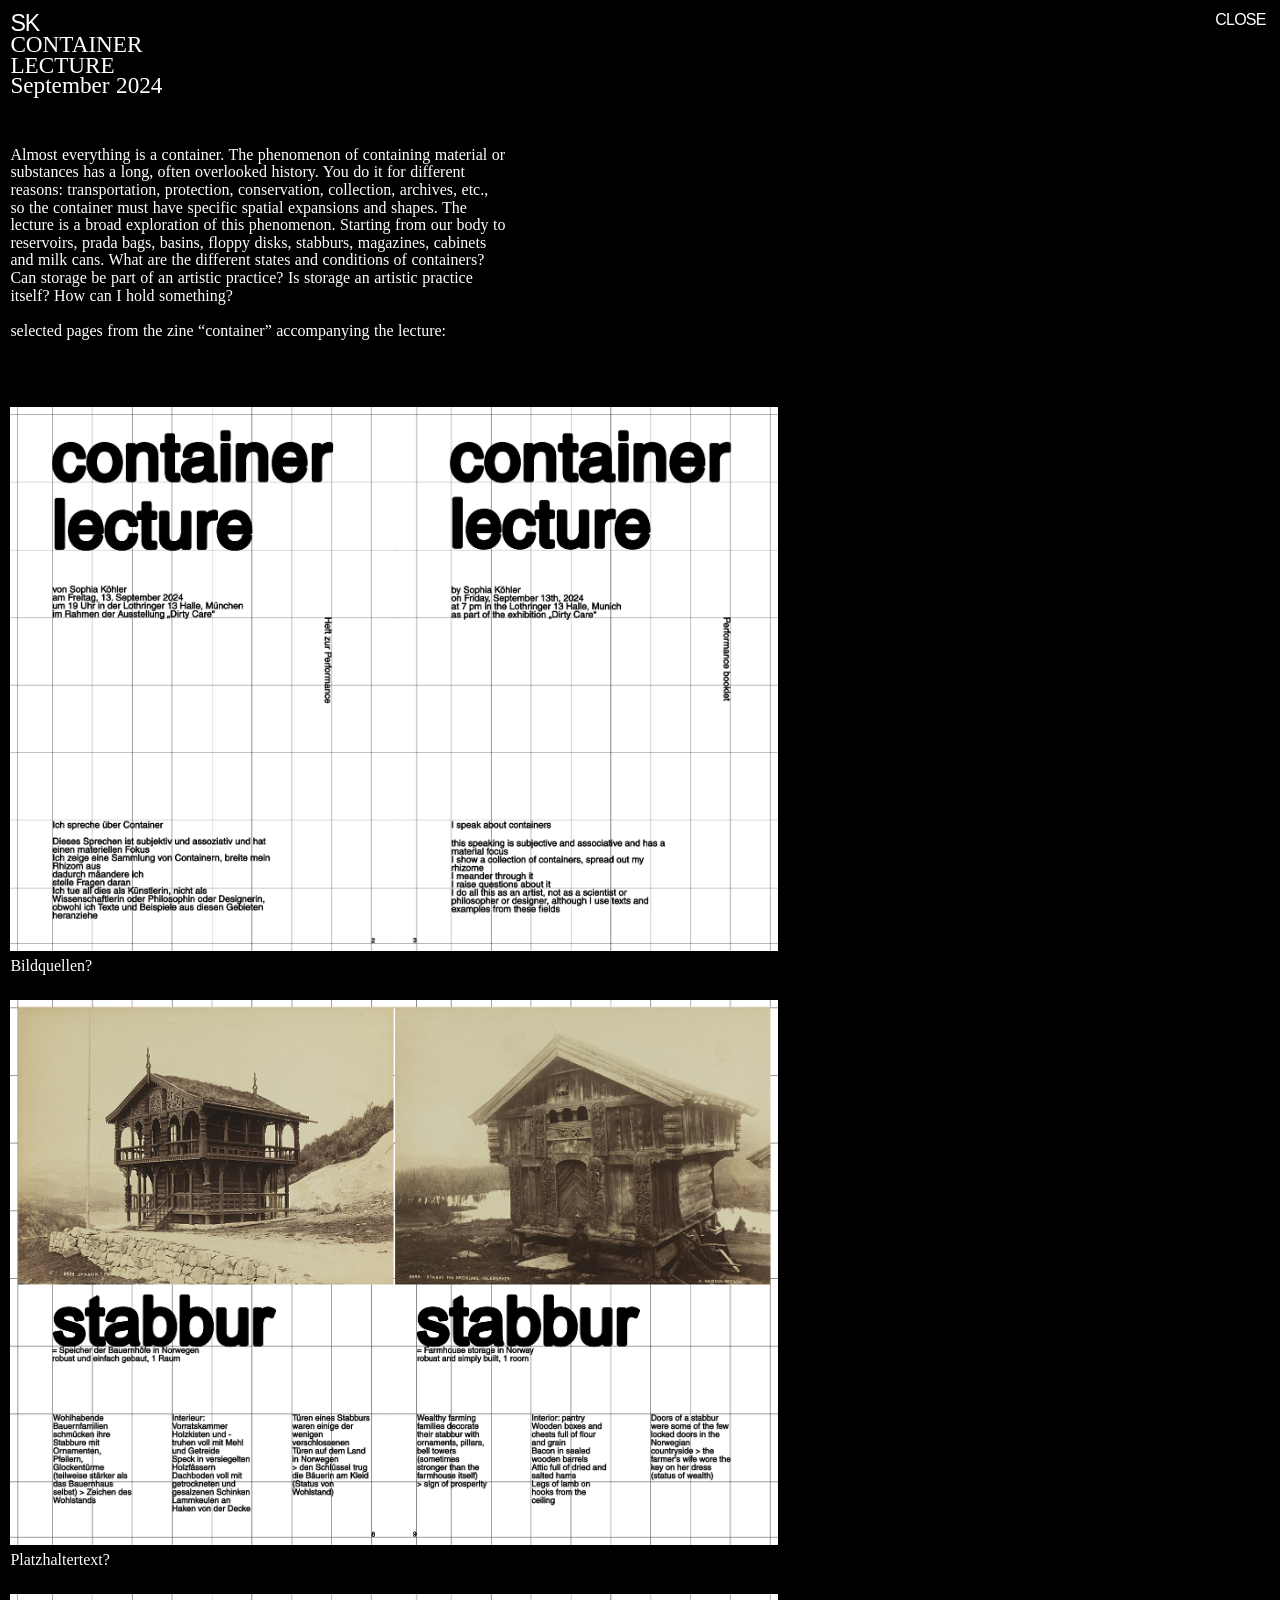
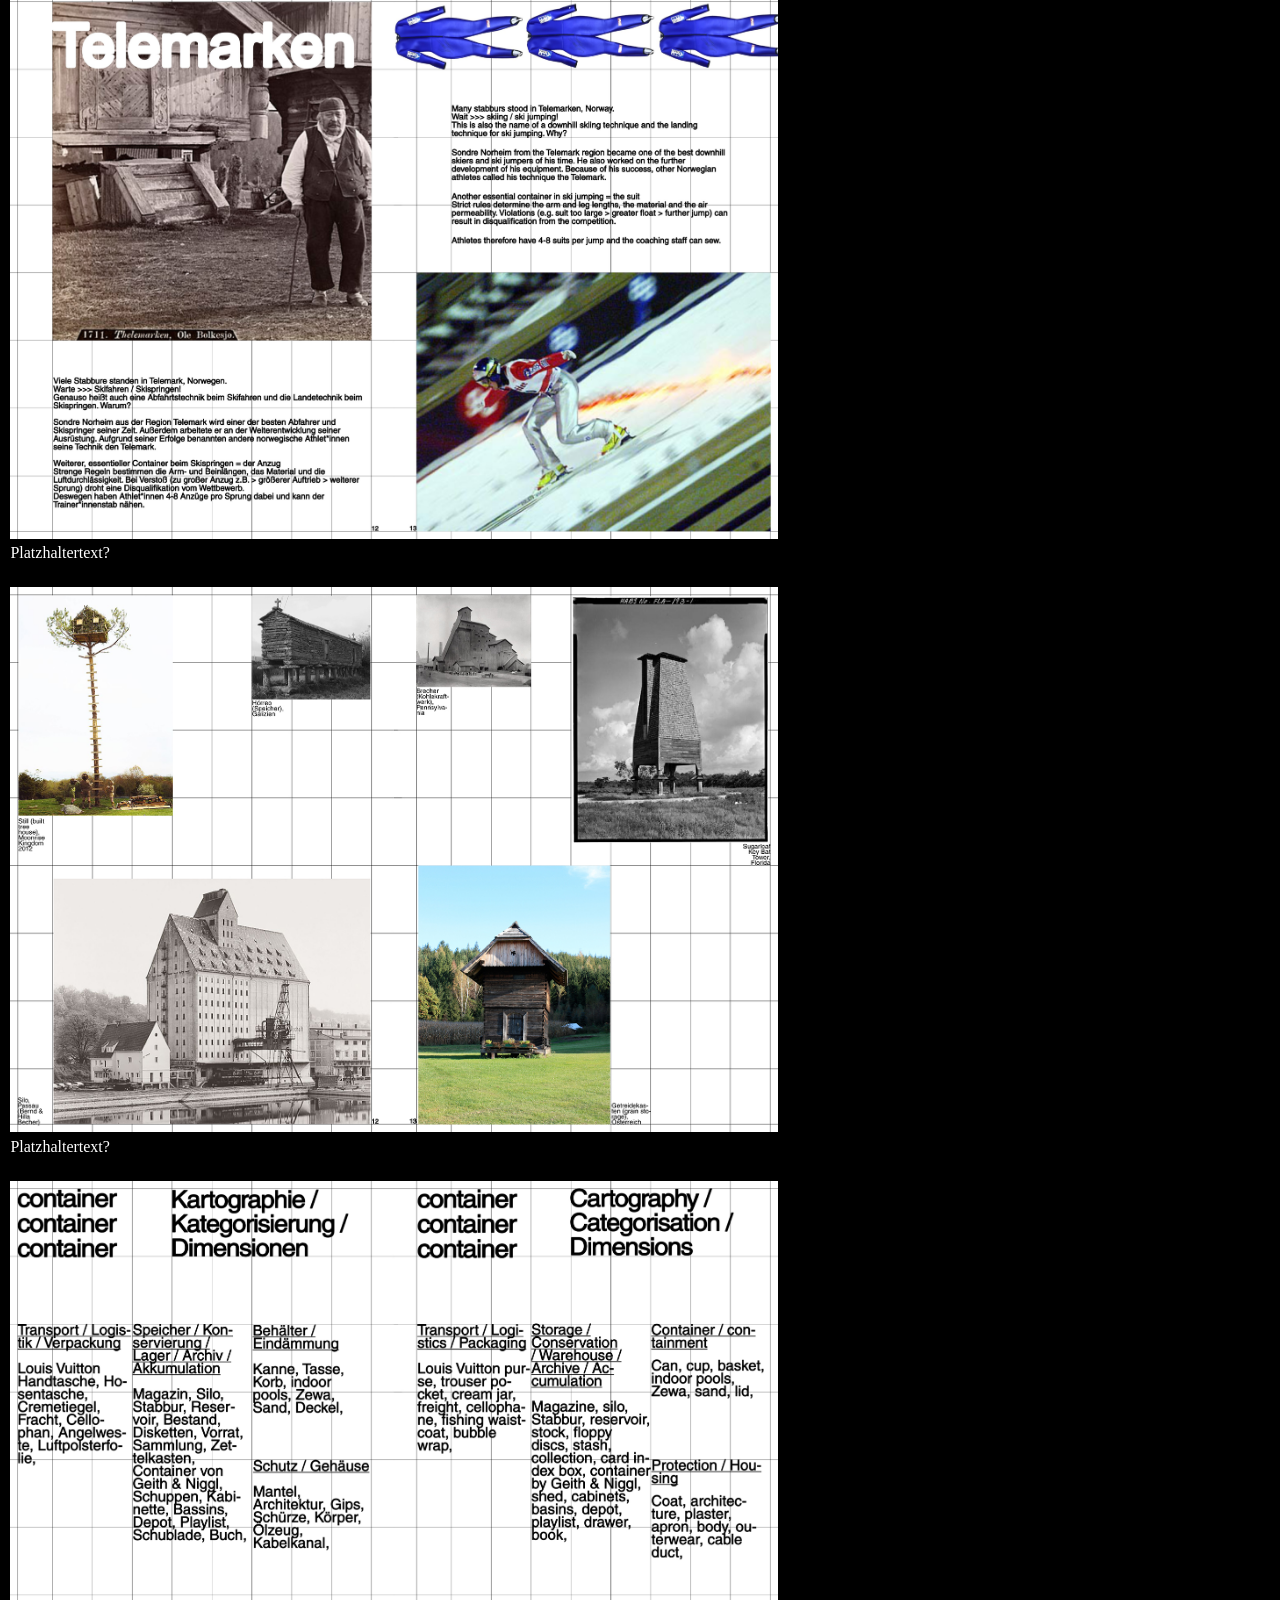
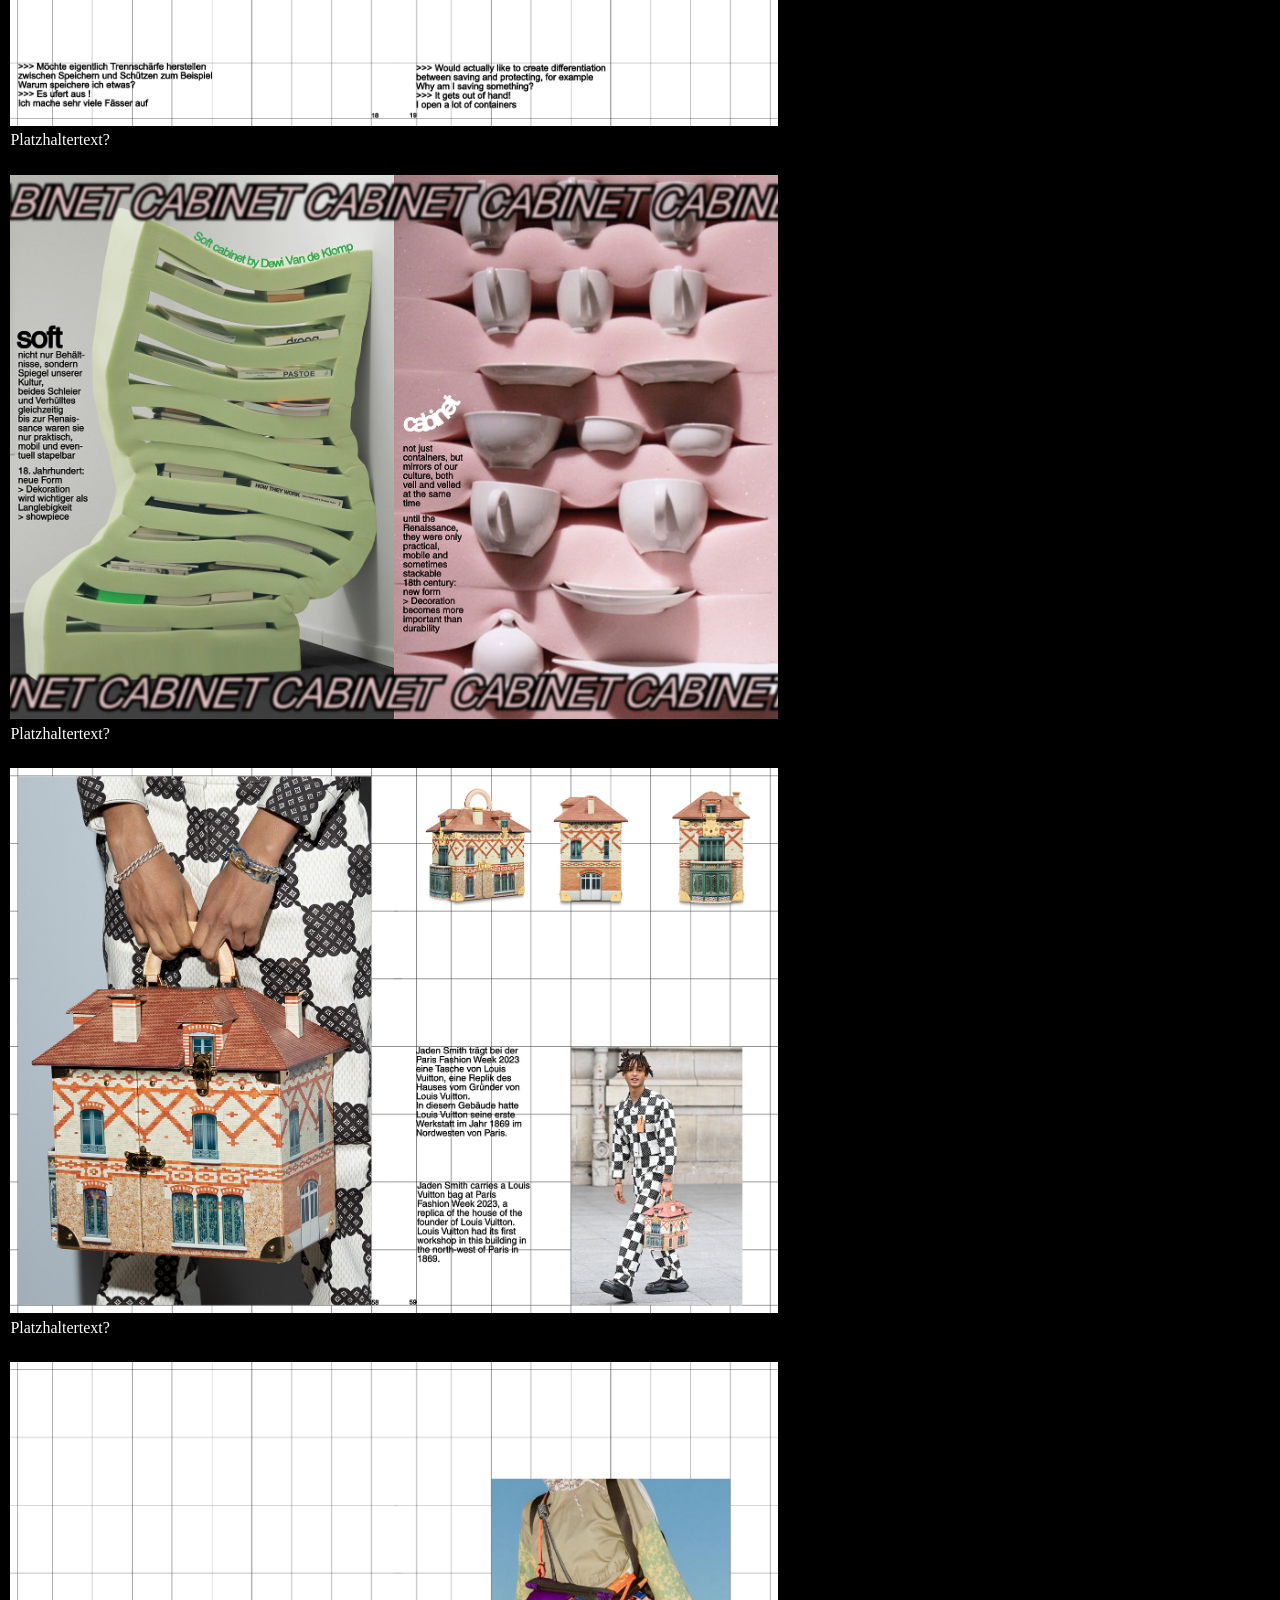
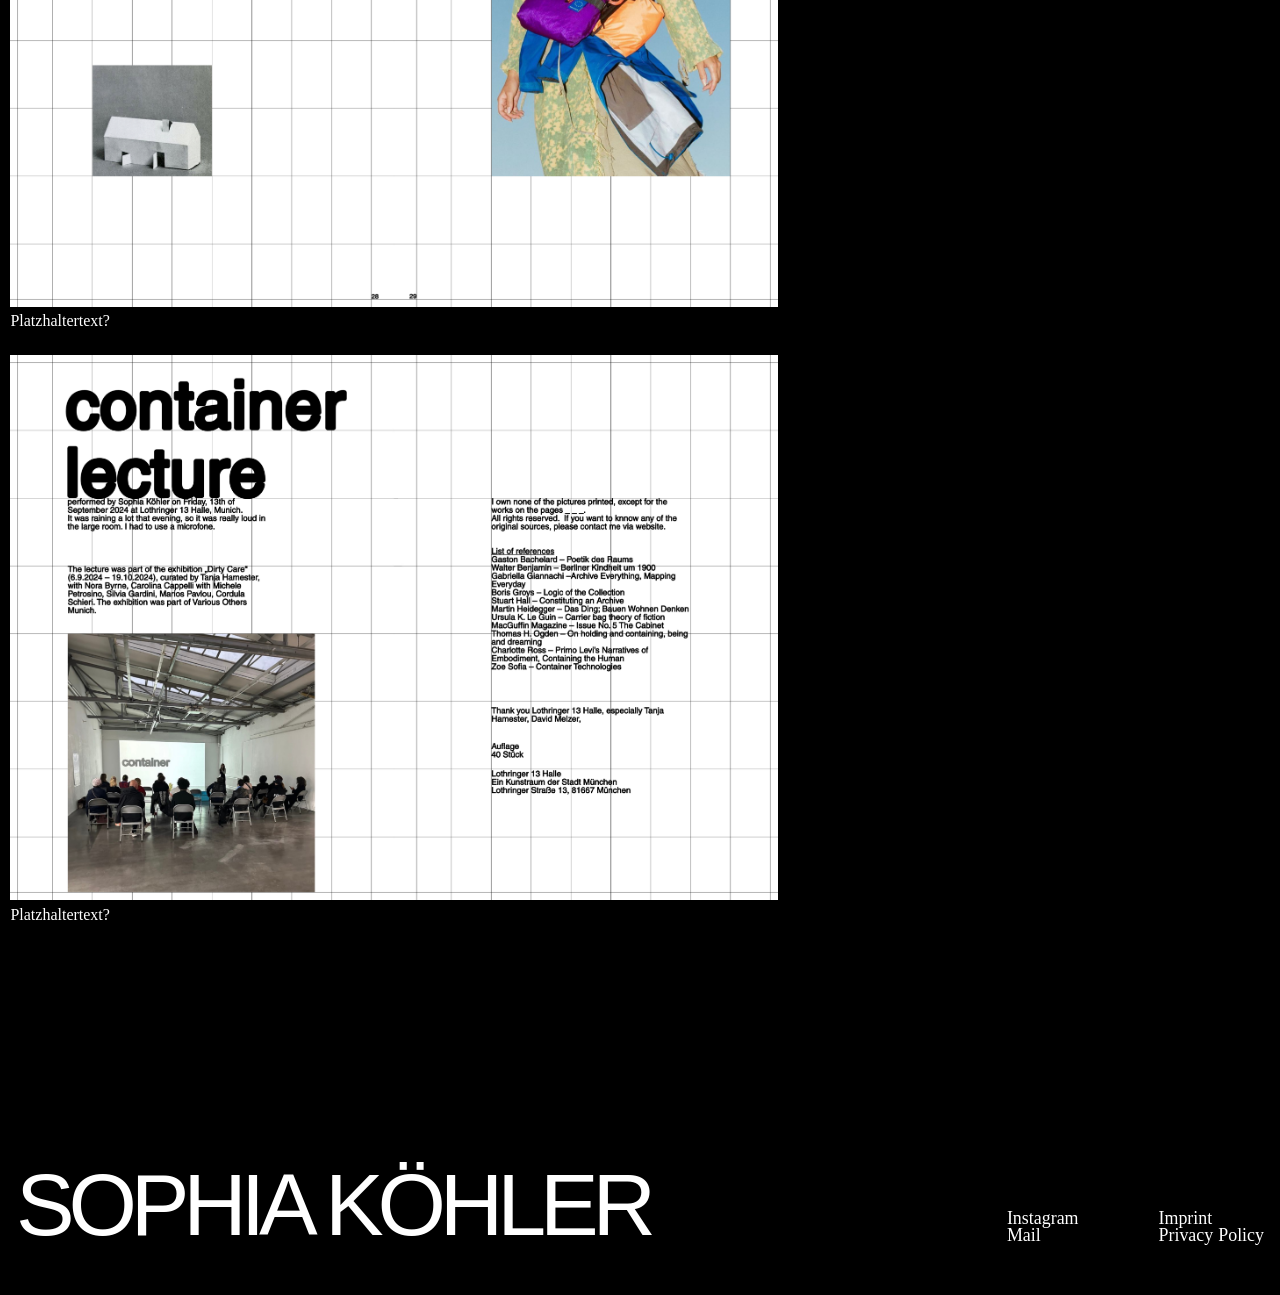
<file: container-lecture.html>
<!DOCTYPE html>
<html lang="de">
<head>
  <meta charset="UTF-8">
  <meta name="viewport" content="width=device-width, initial-scale=1.0">
  <title>Container Lecture | Sophia Köhler</title>
  <link rel="icon" href="assets/sk-favicon.svg" type="image/svg+xml">
  <link rel="stylesheet" href="style.css">
</head>
<body class="research-page container-lecture-page">
  <a class="research-close-link" href="index.html" onclick="if (history.length > 1) { history.back(); return false; }">CLOSE</a>

  <main class="research-page-content">
    <article class="research-project">
      <header class="research-project-header">
        <a class="research-kicker" href="index.html" aria-label="Sophia Köhler Startseite">SK</a>
        <h1 class="research-title">CONTAINER<br>LECTURE</h1>
        <p class="research-year">September 2024</p>
      </header>

      <section class="research-copy-block" aria-label="Project description">
        <p>
          Almost everything is a container. The phenomenon of containing material or substances has a long, often overlooked history. You do it for different reasons: transportation, protection, conservation, collection, archives, etc., so the container must have specific spatial expansions and shapes. The lecture is a broad exploration of this phenomenon. Starting from our body to reservoirs, prada bags, basins, floppy disks, stabburs, magazines, cabinets and milk cans. What are the different states and conditions of containers? Can storage be part of an artistic practice? Is storage an artistic practice itself? How can I hold something?
          <br>
          <br>
          selected pages from the zine “container” accompanying the lecture:
        </p>
      </section>

      <figure class="research-figure research-figure-wide research-figure-desktop-wide">
        <img src="images-1/sk-research-container-1.jpg" alt="research-sk">
        <figcaption>Bildquellen?</figcaption>
      </figure>

      <figure class="research-figure research-figure-wide research-figure-desktop-wide">
        <img src="images-1/sk-research-container-2.jpg" alt="research-sk">
        <figcaption>Platzhaltertext?</figcaption>
      </figure>

      <figure class="research-figure research-figure-wide research-figure-desktop-wide">
        <img src="images-1/sk-research-container-3.1.jpeg" alt="research-sk">
        <figcaption>Platzhaltertext?</figcaption>
      </figure>


      <figure class="research-figure research-figure-wide research-figure-desktop-wide">
        <img src="images-1/sk-research-container-5.jpg" alt="research-sk">
        <figcaption>Platzhaltertext?</figcaption>
      </figure>

      <figure class="research-figure research-figure-wide research-figure-desktop-wide">
        <img src="images-1/sk-research-container-6.jpg" alt="research-sk">
        <figcaption>Platzhaltertext?</figcaption>
      </figure>

      <figure class="research-figure research-figure-wide research-figure-desktop-wide">
        <img src="images-1/sk-research-container-7.jpg" alt="research-sk">
        <figcaption>Platzhaltertext?</figcaption>
      </figure>

      <figure class="research-figure research-figure-wide research-figure-desktop-wide">
        <img src="images-1/sk-research-container-8.jpg" alt="research-sk">
        <figcaption>Platzhaltertext?</figcaption>
      </figure>

      <figure class="research-figure research-figure-wide research-figure-desktop-wide">
        <img src="images-1/sk-research-container-9.jpg" alt="research-sk">
        <figcaption>Platzhaltertext?</figcaption>
      </figure>

      <figure class="research-figure research-figure-wide research-figure-desktop-wide">
        <img src="images-1/sk-research-container-10.jpg" alt="research-sk">
        <figcaption>Platzhaltertext?</figcaption>
      </figure>
    </article>
  </main>


  <footer class="site-footer research-footer">
    <div class="site-footer-inner">
      <h1 class="site-footer-title">SOPHIA KÖHLER</h1>

      <nav class="site-footer-links" aria-label="Footer links">
        <div class="site-footer-column">
          <a class="site-footer-link" href="https://www.instagram.com/abstraktionundeinfuehlung?utm_source=ig_web_button_share_sheet&igsh=ZDNlZDc0MzIxNw==" target="_blank" rel="noreferrer">Instagram</a>
          <a class="site-footer-link" href="mailto:info@sophia-koehler.de">Mail</a>
        </div>
        <div class="site-footer-column">
          <a class="site-footer-link" href="imprint.html">Imprint</a>
          <a class="site-footer-link" href="privacy.html">Privacy Policy</a>
        </div>
      </nav>
    </div>
  </footer>
</body>
</html>
</file>
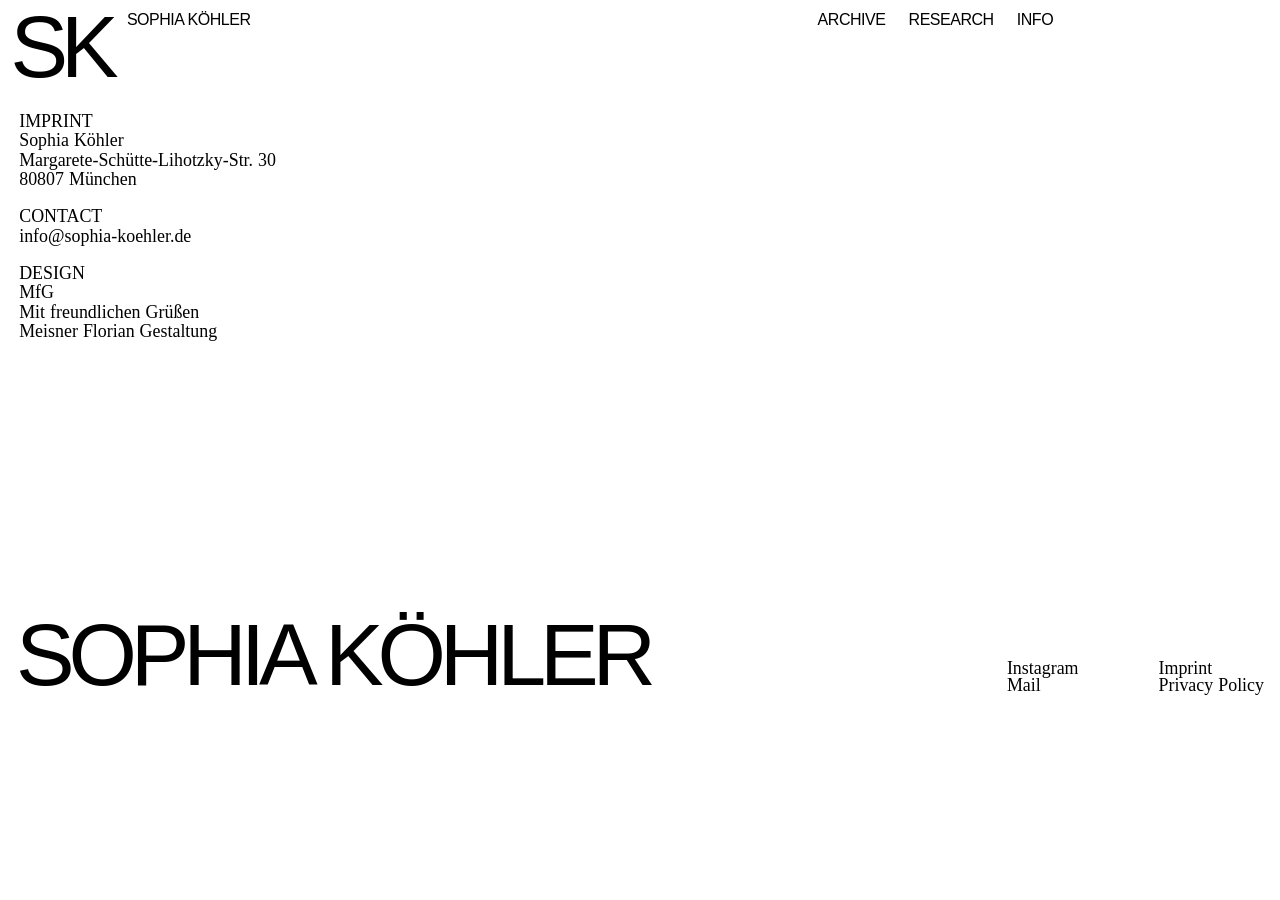
<file: imprint.html>
<!DOCTYPE html>
<html lang="de">
<head>
  <meta charset="UTF-8">
  <meta name="viewport" content="width=device-width, initial-scale=1.0">
  <title>Impressum | Sophia Köhler</title>
  <link rel="stylesheet" href="style.css">
</head>
<body class="info-page">
  <div class="custom-cursor is-right" id="customCursor" aria-hidden="true">
    <img src="assets/arrow-2.svg" alt="">
  </div>

  <a class="logo-subtitle-link logo-subtitle" href="index.html">SOPHIA KÖHLER</a>

  <header class="site-header">
    <a class="logo" href="index.html" aria-label="Sophia Köhler Startseite">
      <span class="logo-mark">SK</span>
    </a>

    <nav class="main-nav">
      <a class="desktop-nav-link" href="archive.html">ARCHIVE</a>
      <a class="desktop-nav-link" href="research.html">RESEARCH</a>
      <a class="desktop-nav-link" href="info.html">INFO</a>
      <a class="mobile-menu-link" href="menu.html">MENU</a>
    </nav>
  </header>

  <main class="page-content info-page-content">
    <section class="info-layout">
      <div class="info-column info-column-left">
        <div class="info-block">
          <h1 class="info-heading">IMPRINT</h1>
          <p class="info-copy">
            Sophia Köhler<br>Margarete-Schütte-Lihotzky-Str. 30<br>80807 München
          </p>
          <br>
          <h1 class="info-heading">CONTACT</h1>
          <p class="info-copy">
            <a href="mailto:info@sophia-koehler.de">info@sophia-koehler.de</a>
          </p>
          <br>
          <h1 class="info-heading">DESIGN</h1>
          <p class="info-copy">
            <a href="https://meisnerfloriangestaltung.com" target="_blank" rel="noreferrer">MfG<br>
            Mit freundlichen Grüßen<br>
            Meisner Florian Gestaltung</a>
          </p>
        </div>
      </div>
    </section>
  </main>

  <footer class="site-footer">
    <div class="site-footer-inner">
      <h1 class="site-footer-title">SOPHIA KÖHLER</h1>

      <nav class="site-footer-links" aria-label="Footer links">
        <div class="site-footer-column">
          <a class="site-footer-link" href="https://www.instagram.com/abstraktionundeinfuehlung?utm_source=ig_web_button_share_sheet&igsh=ZDNlZDc0MzIxNw==" target="_blank" rel="noreferrer">Instagram</a>
          <a class="site-footer-link" href="mailto:info@sophia-koehler.de">Mail</a>
        </div>
        <div class="site-footer-column">
          <a class="site-footer-link" href="imprint.html">Imprint</a>
          <a class="site-footer-link" href="privacy.html">Privacy Policy</a>
        </div>
      </nav>
    </div>
  </footer>

  <script src="script.js"></script>
</body>
</html>
</file>
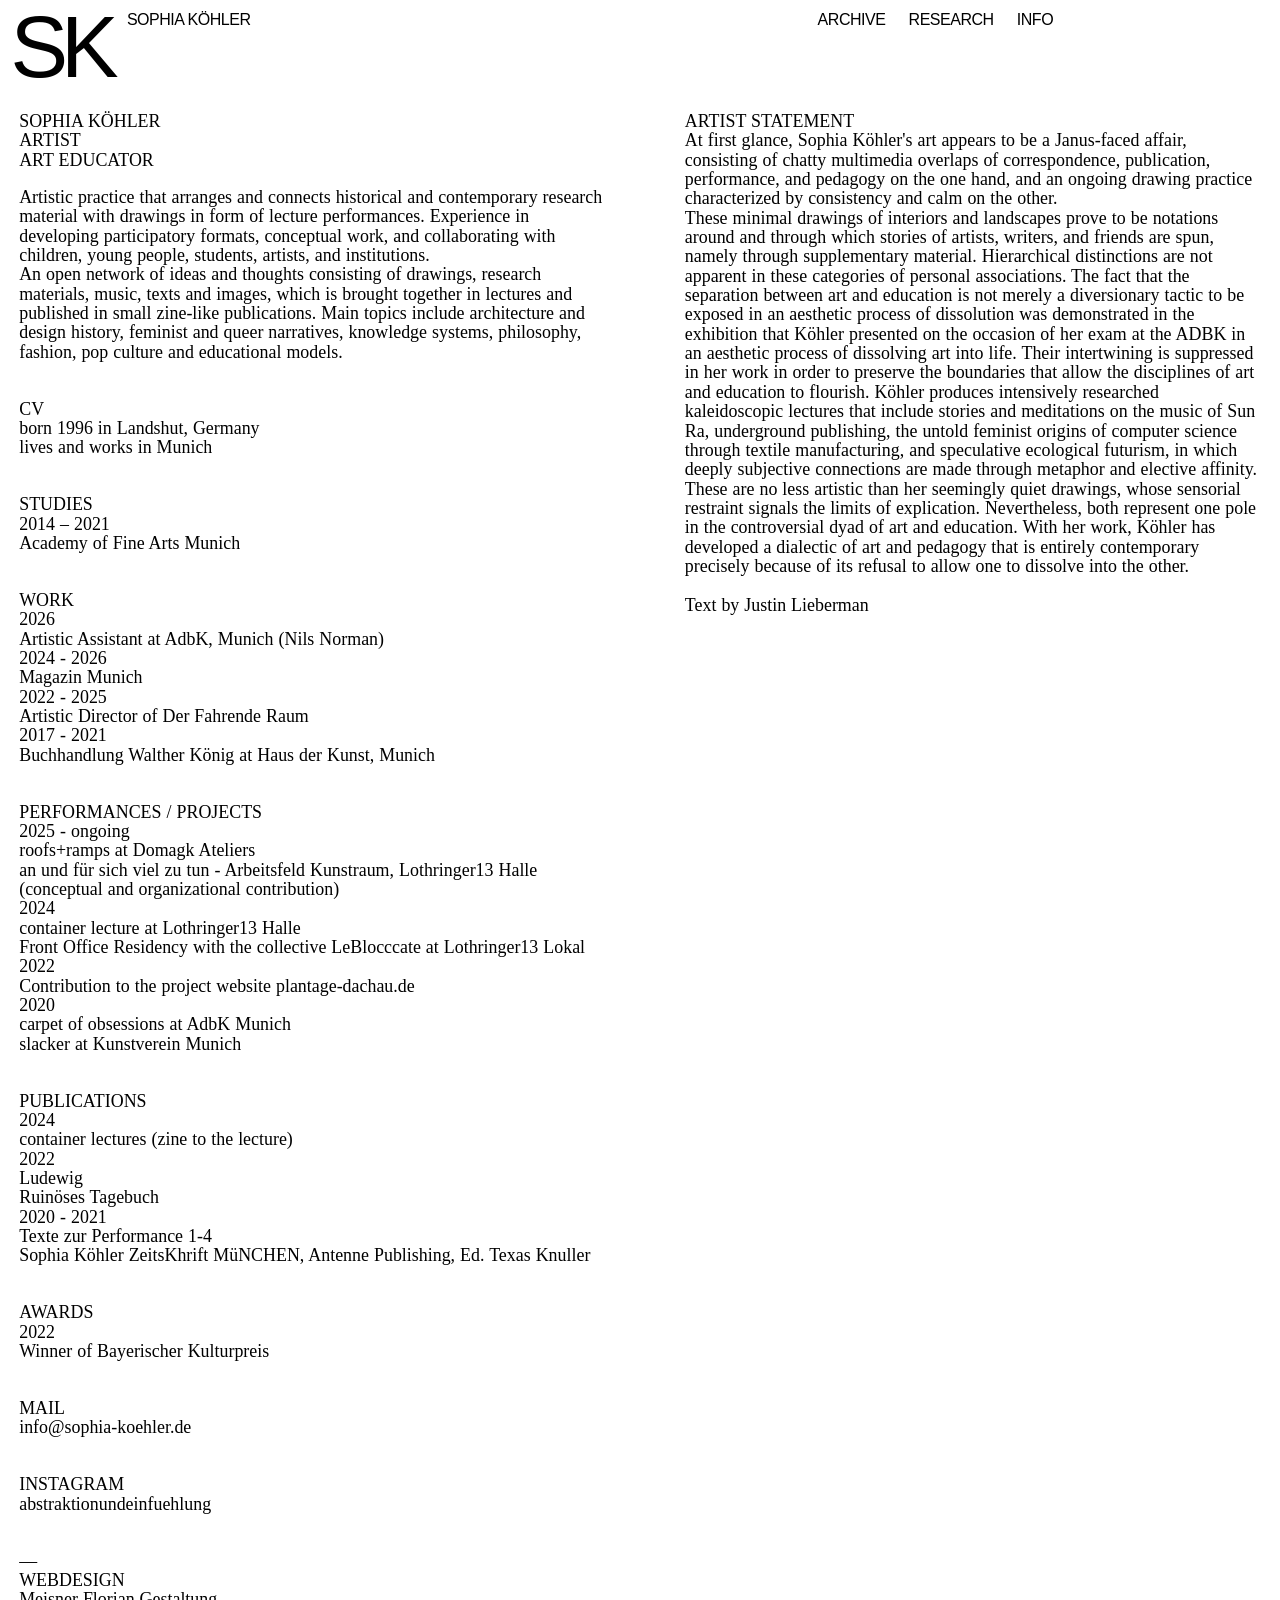
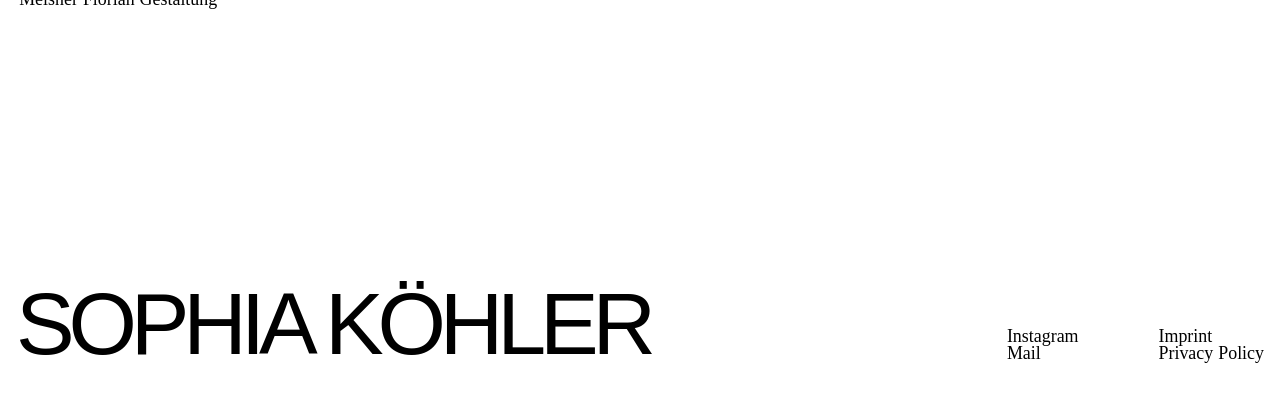
<file: info.html>
<!DOCTYPE html>
<html lang="de">
<head>
  <meta charset="UTF-8">
  <meta name="viewport" content="width=device-width, initial-scale=1.0">
  <title>Info | Sophia Köhler</title>
  <link rel="stylesheet" href="style.css">
</head>
<body class="info-page info-main-page">
  <div class="custom-cursor is-right" id="customCursor" aria-hidden="true">
    <img src="assets/arrow-2.svg" alt="">
  </div>

  <a class="logo-subtitle-link logo-subtitle" href="index.html">SOPHIA KÖHLER</a>

  <header class="site-header">
    <a class="logo" href="index.html" aria-label="Sophia Köhler Startseite">
      <span class="logo-mark">SK</span>
    </a>

    <nav class="main-nav">
      <a class="desktop-nav-link" href="archive.html">ARCHIVE</a>
      <a class="desktop-nav-link" href="research.html">RESEARCH</a>
      <a class="desktop-nav-link is-active" href="info.html" aria-current="page">INFO</a>
      <a class="mobile-menu-link" href="menu.html">MENU</a>
    </nav>
  </header>

  <main class="page-content info-page-content">
    <section class="info-layout">
      <div class="info-column info-column-left">
        <div class="info-block">
          <h1 class="info-heading">SOPHIA KÖHLER</h1>
          <h1 class="info-heading">ARTIST</h1>
          <h1 class="info-heading">ART EDUCATOR</h1>
          <br>
          <p class="info-copy">
            Artistic practice that arranges and connects historical and contemporary research material with drawings in form of lecture performances. Experience in developing participatory formats, conceptual work, and collaborating with children, young people, students, artists, and institutions.
            <br>
            An open network of ideas and thoughts consisting of drawings, research materials, music, texts and images, which is brought together in lectures and published in small zine-like publications. Main topics include architecture and design history, feminist and queer narratives, knowledge systems, philosophy, fashion, pop culture and educational models. 
          </p>
        </div>


        <div class="info-block">
          <h2 class="info-heading">CV</h2>
          <p class="info-copy">
            born 1996 in Landshut, Germany<br>
            lives and works in Munich
          </p>
        </div>

        <div class="info-block">
          <h2 class="info-heading">STUDIES</h2>
          <p class="info-copy">
            2014 – 2021<br>
            Academy of Fine Arts Munich
          </p>
        </div>

        <div class="info-block">
          <h2 class="info-heading">WORK</h2>
          <p class="info-copy">
            2026<br>
            Artistic Assistant at AdbK, Munich (Nils Norman)<br>
            2024 - 2026<br>
            Magazin Munich<br>
            2022 - 2025 <br>
            Artistic Director of Der Fahrende Raum<br>
            2017 - 2021<br>
            Buchhandlung Walther König at Haus der Kunst, Munich<br>
          </p>
        </div>


        <div class="info-block">
          <h2 class="info-heading">PERFORMANCES / PROJECTS</h2>
          <p class="info-copy">
            2025 - ongoing<br>
            roofs+ramps at Domagk Ateliers<br>
            an und für sich viel zu tun - Arbeitsfeld Kunstraum, Lothringer13 Halle (conceptual and organizational contribution)<br>
            2024<br>
            container lecture at Lothringer13 Halle <br>
            Front Office Residency with the collective LeBlocccate at Lothringer13 Lokal<br>
            2022<br>
            Contribution to the project website plantage-dachau.de<br>
            2020<br>
            carpet of obsessions at AdbK Munich<br>
            slacker at Kunstverein Munich<br>
          </p>
        </div>


        <div class="info-block">
          <h2 class="info-heading">PUBLICATIONS</h2>
          <p class="info-copy">
            2024<br>
            container lectures (zine to the lecture)<br>
            2022<br>
            Ludewig<br>
            Ruinöses Tagebuch <br>
            2020 - 2021<br>
            Texte zur Performance 1-4 <br>
            Sophia Köhler ZeitsKhrift MüNCHEN, Antenne Publishing, Ed. Texas Knuller<br>
          </p>
        </div>

        <div class="info-block">
          <h2 class="info-heading">AWARDS</h2>
          <p class="info-copy">
            2022<br>
            Winner of Bayerischer Kulturpreis
          </p>
        </div>

        <div class="info-block">
          <h2 class="info-heading">MAIL</h2>
          <p class="info-copy">
            <a href="mailto:info@sophia-koehler.de">info@sophia-koehler.de</a>
          </p>
        </div>

        <div class="info-block">
          <h2 class="info-heading">INSTAGRAM</h2>
          <p class="info-copy">
            <a href="https://www.instagram.com/abstraktionundeinfuehlung/" target="_blank" rel="noreferrer">abstraktionundeinfuehlung</a>
          </p>
        </div>


        <div class="info-block">
          <h2 class="info-heading">—<br>WEBDESIGN</h2>
          <p class="info-copy">
            <a href="https://meisnerfloriangestaltung.com" target="_blank" rel="noreferrer">Meisner Florian Gestaltung</a>
          </p>
        </div>

        


      </div>

      <div class="info-column info-column-right">
        <div class="info-block info-block-statement">
          <h2 class="info-heading">ARTIST STATEMENT</h2>
          <p class="info-copy">
            At first glance, Sophia Köhler's art appears to be a Janus-faced affair, consisting of chatty
            multimedia overlaps of correspondence, publication, performance, and pedagogy on the one hand,
            and an ongoing drawing practice characterized by consistency and calm on the other.
            <br>
            These minimal drawings of interiors and landscapes prove to be notations around and through
            which stories of artists, writers, and friends are spun, namely through supplementary material.
            Hierarchical distinctions are not apparent in these categories of personal associations. The fact
            that the separation between art and education is not merely a diversionary tactic to be exposed in
            an aesthetic process of dissolution was demonstrated in the exhibition that Köhler presented on the
            occasion of her exam at the ADBK in an aesthetic process of dissolving art into life. Their
            intertwining is suppressed in her work in order to preserve the boundaries that allow the disciplines
            of art and education to flourish. Köhler produces intensively researched kaleidoscopic lectures that
            include stories and meditations on the music of Sun Ra, underground publishing, the untold feminist
            origins of computer science through textile manufacturing, and speculative ecological futurism, in
            which deeply subjective connections are made through metaphor and elective affinity. These are no
            less artistic than her seemingly quiet drawings, whose sensorial restraint signals the limits of
            explication. Nevertheless, both represent one pole in the controversial dyad of art and education.
            With her work, Köhler has developed a dialectic of art and pedagogy that is entirely contemporary
            precisely because of its refusal to allow one to dissolve into the other.
            <br>
            <br>
            Text by Justin Lieberman
          </p>
        </div>
      </div>
    </section>
  </main>

  <footer class="site-footer">
    <div class="site-footer-inner">
      <h1 class="site-footer-title">SOPHIA KÖHLER</h1>

      <nav class="site-footer-links" aria-label="Footer links">
        <div class="site-footer-column">
          <a class="site-footer-link" href="https://www.instagram.com/abstraktionundeinfuehlung?utm_source=ig_web_button_share_sheet&igsh=ZDNlZDc0MzIxNw==" target="_blank" rel="noreferrer">Instagram</a>
          <a class="site-footer-link" href="mailto:info@sophia-koehler.de">Mail</a>
        </div>
        <div class="site-footer-column">
          <a class="site-footer-link" href="imprint.html">Imprint</a>
          <a class="site-footer-link" href="privacy.html">Privacy Policy</a>
        </div>
      </nav>
    </div>
  </footer>

  <script src="script.js"></script>
</body>
</html>
</file>
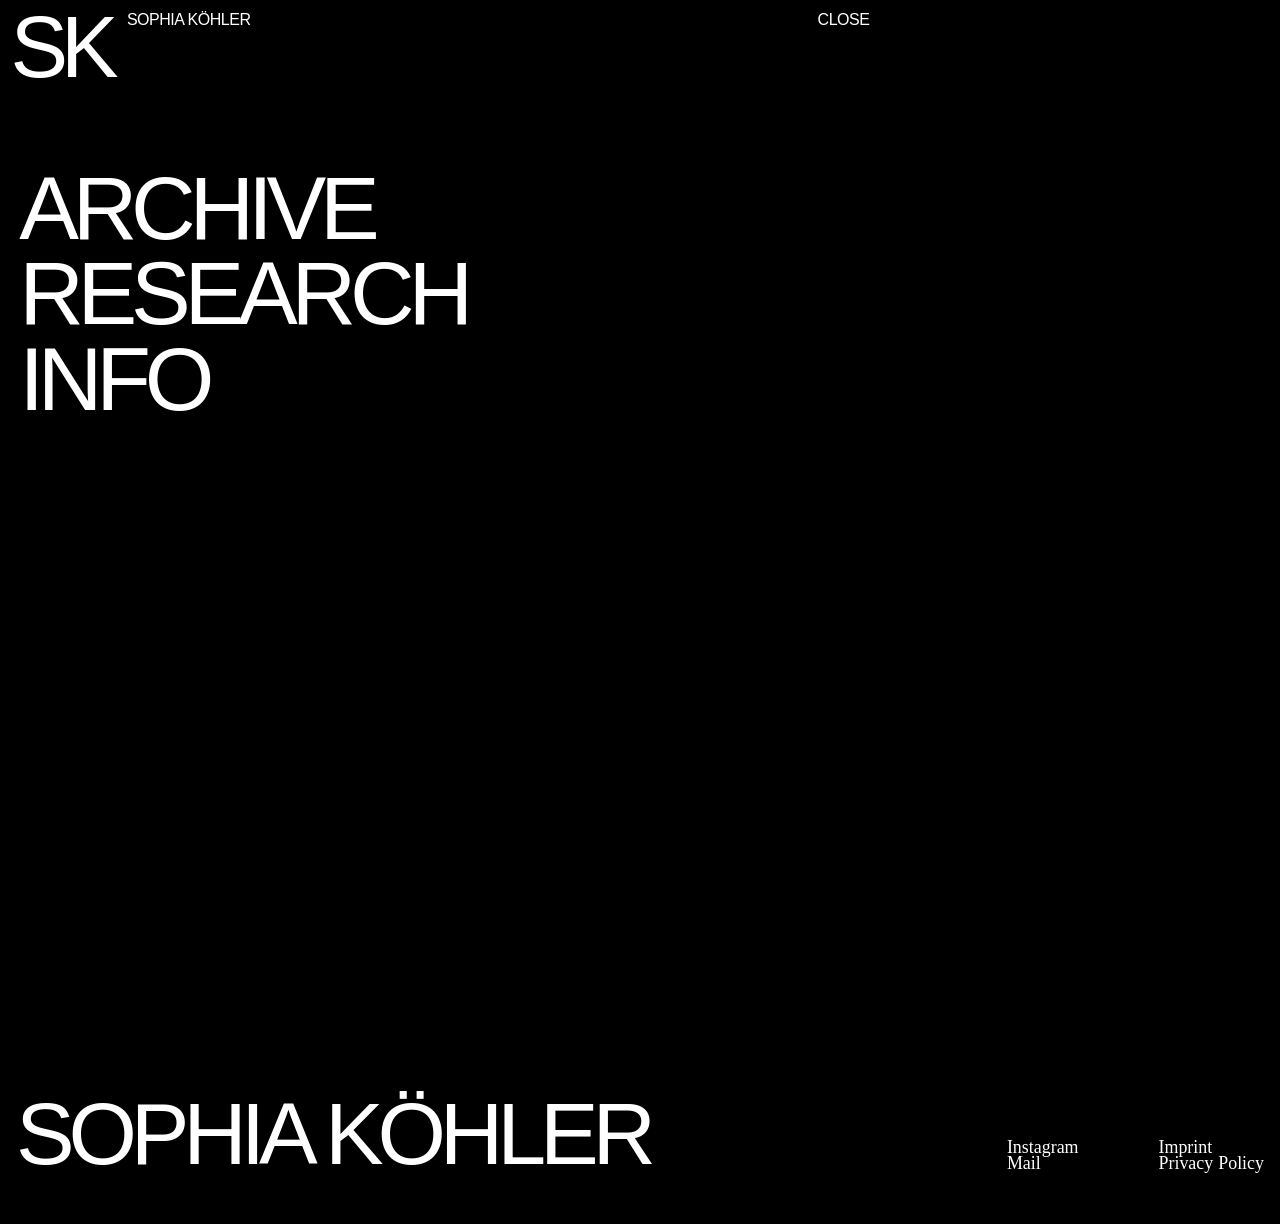
<file: menu.html>
<!DOCTYPE html>
<html lang="de">
<head>
  <meta charset="UTF-8">
  <meta name="viewport" content="width=device-width, initial-scale=1.0">
  <title>Menu | Sophia Köhler</title>
  <link rel="stylesheet" href="style.css">
</head>
<body class="menu-page info-page">
  <div class="custom-cursor is-right" id="customCursor" aria-hidden="true">
    <img src="assets/arrow-2.svg" alt="">
  </div>

  <a class="logo-subtitle-link logo-subtitle" href="index.html">SOPHIA KÖHLER</a>

  <header class="site-header">
    <a class="logo" href="index.html" aria-label="Sophia Köhler Startseite">
      <span class="logo-mark">SK</span>
    </a>

    <nav class="main-nav menu-header-nav">
      <a class="mobile-menu-link is-active menu-close-link" href="exploration.html" data-close-menu aria-current="page">CLOSE</a>
    </nav>
  </header>

  <main class="page-content menu-page-content">
    <section class="menu-panel" aria-label="Mobile navigation">
      <a class="menu-panel-link" href="archive.html">ARCHIVE</a>
      <a class="menu-panel-link" href="research.html">RESEARCH</a>
      <a class="menu-panel-link" href="info.html">INFO</a>
    </section>
  </main>

  <footer class="site-footer">
    <div class="site-footer-inner">
      <h1 class="site-footer-title">SOPHIA KÖHLER</h1>

      <nav class="site-footer-links" aria-label="Footer links">
        <div class="site-footer-column">
          <a class="site-footer-link" href="https://www.instagram.com/abstraktionundeinfuehlung?utm_source=ig_web_button_share_sheet&igsh=ZDNlZDc0MzIxNw==" target="_blank" rel="noreferrer">Instagram</a>
          <a class="site-footer-link" href="mailto:info@sophia-koehler.de">Mail</a>
        </div>
        <div class="site-footer-column">
          <a class="site-footer-link" href="imprint.html">Imprint</a>
          <a class="site-footer-link" href="privacy.html">Privacy Policy</a>
        </div>
      </nav>
    </div>
  </footer>

  <script src="script.js"></script>
</body>
</html>
</file>
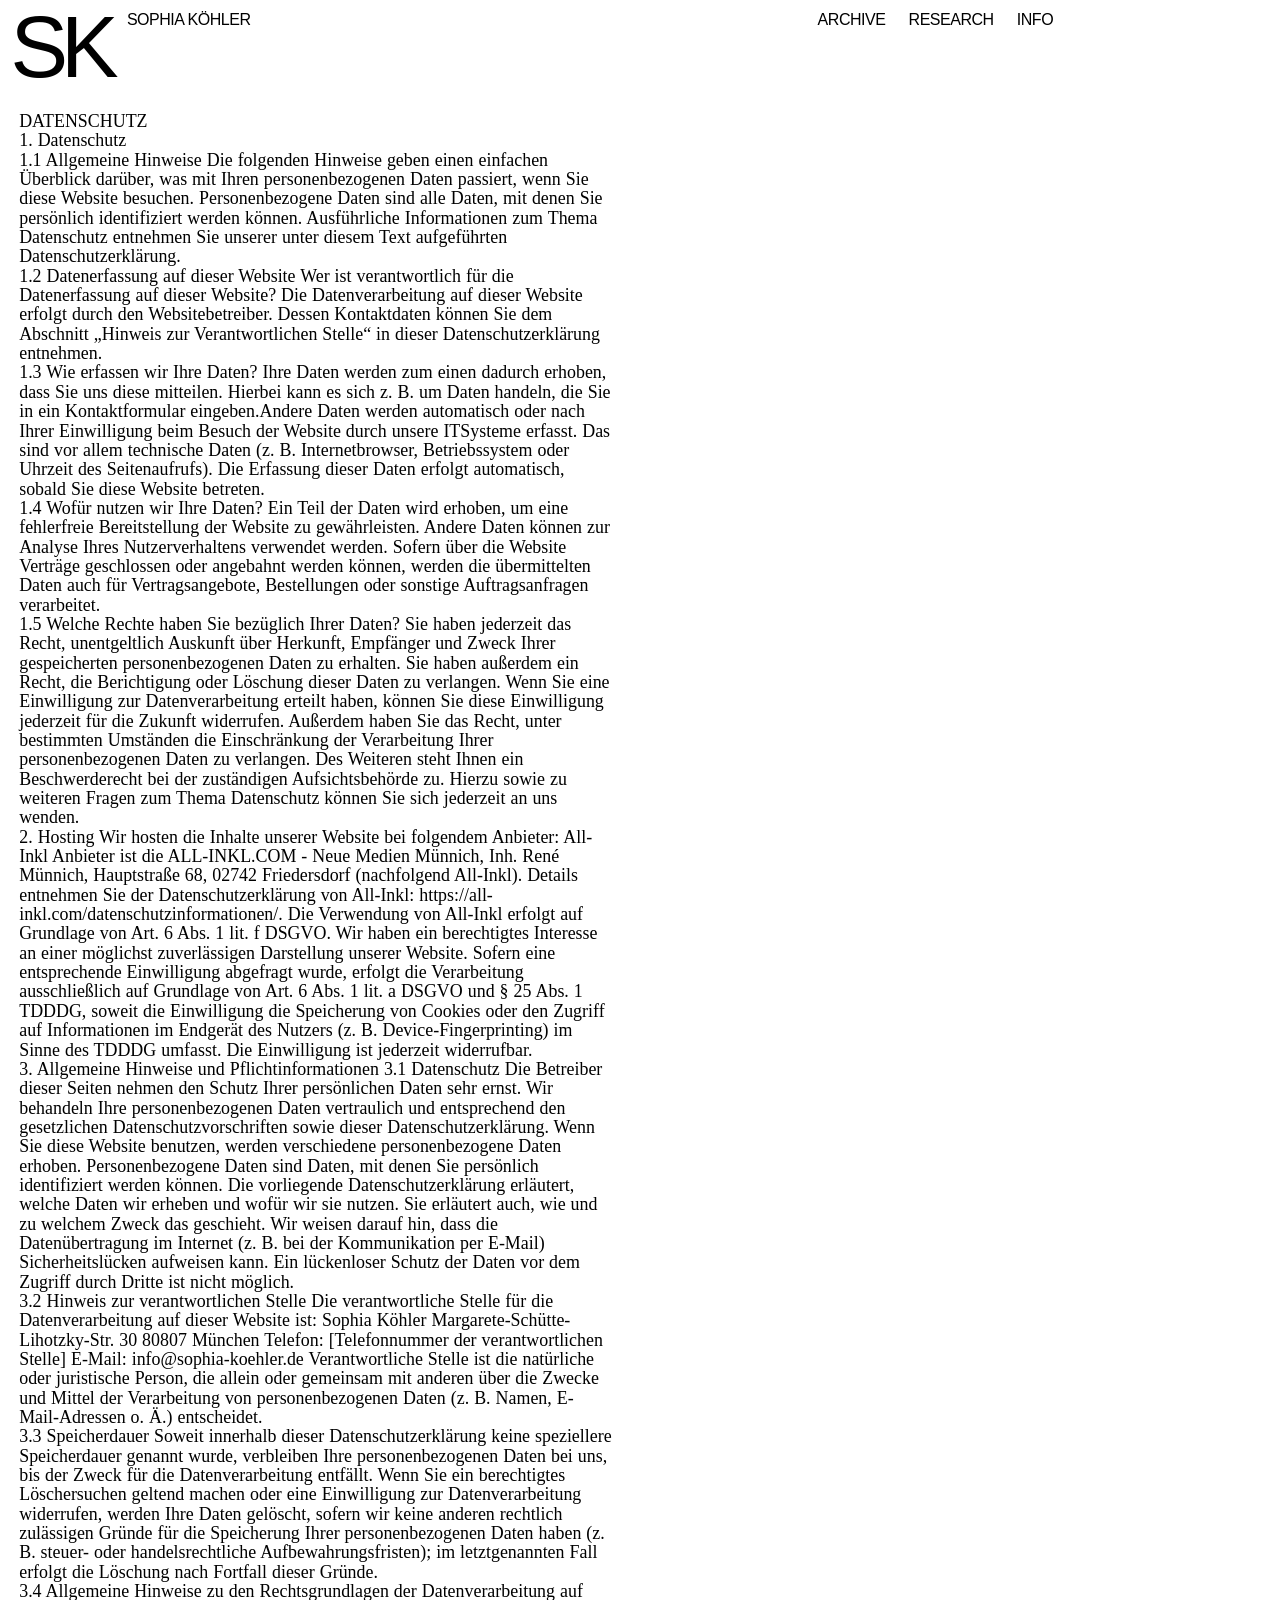
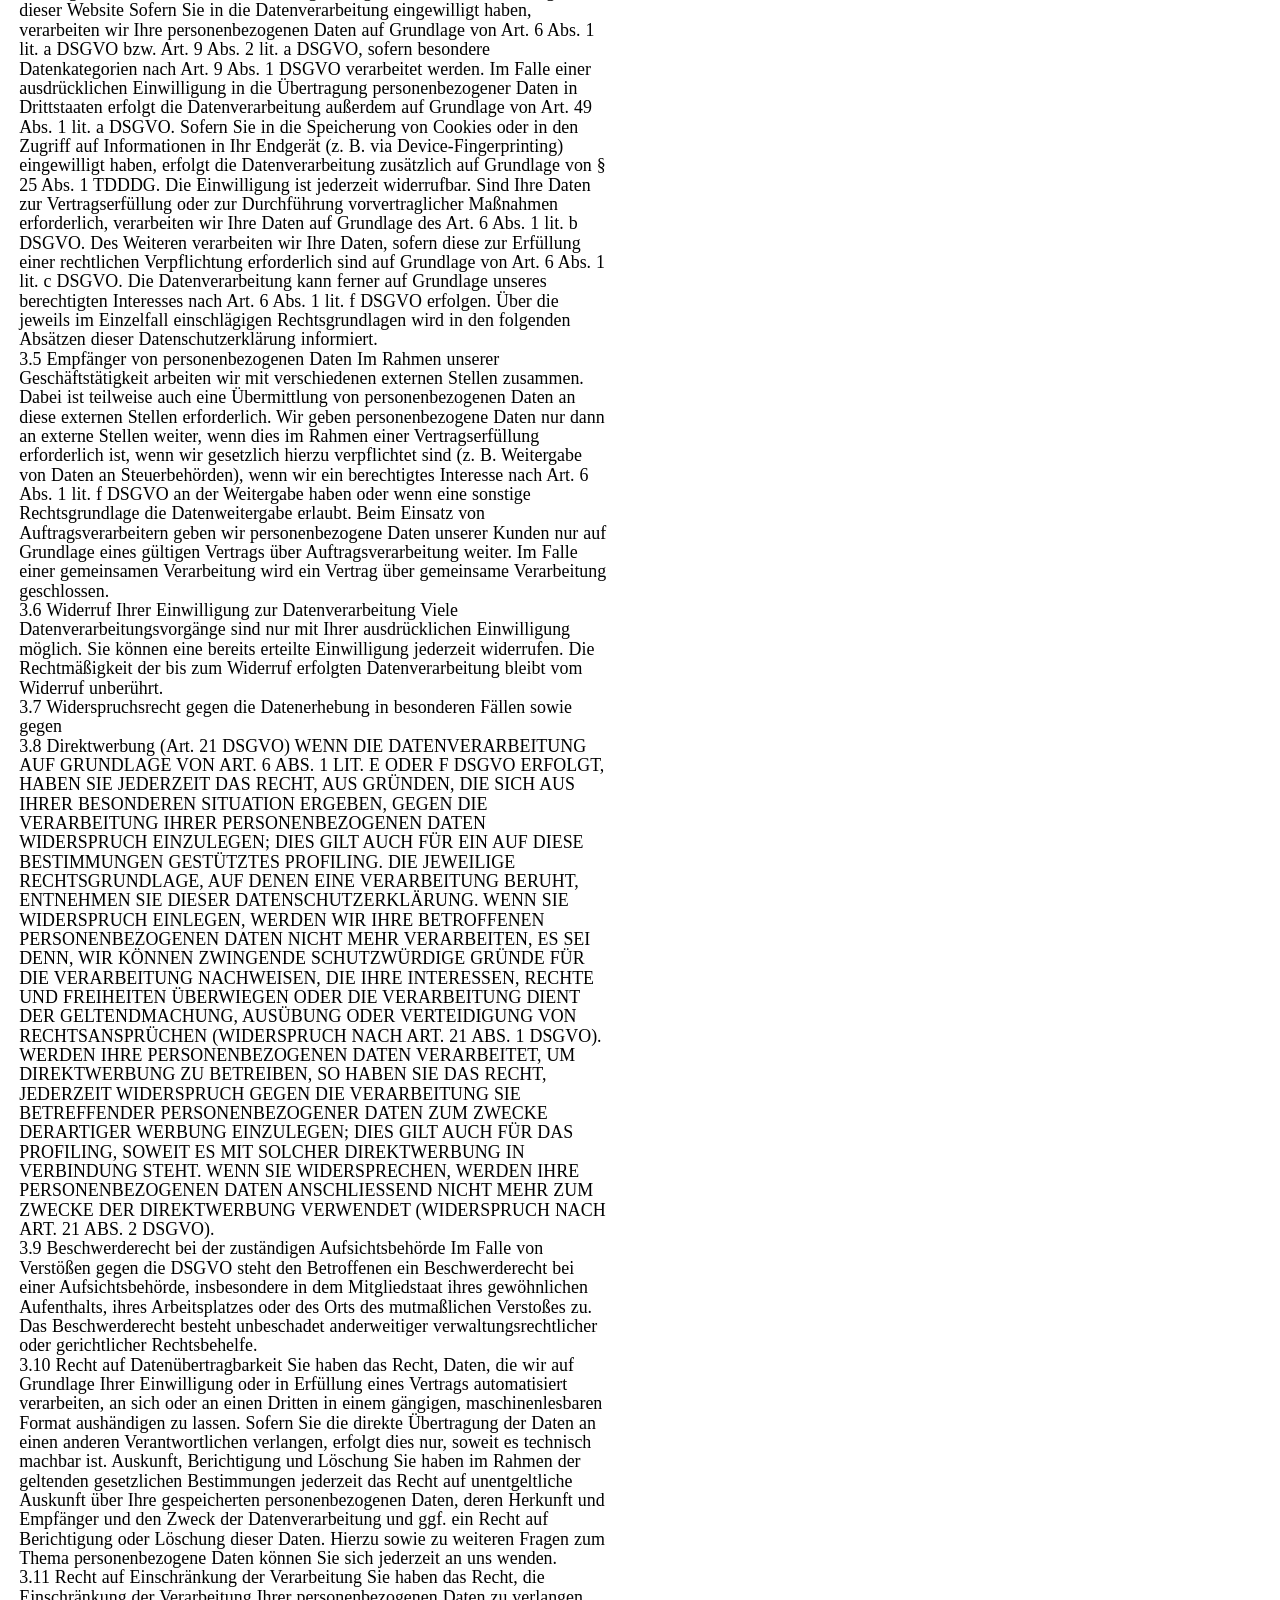
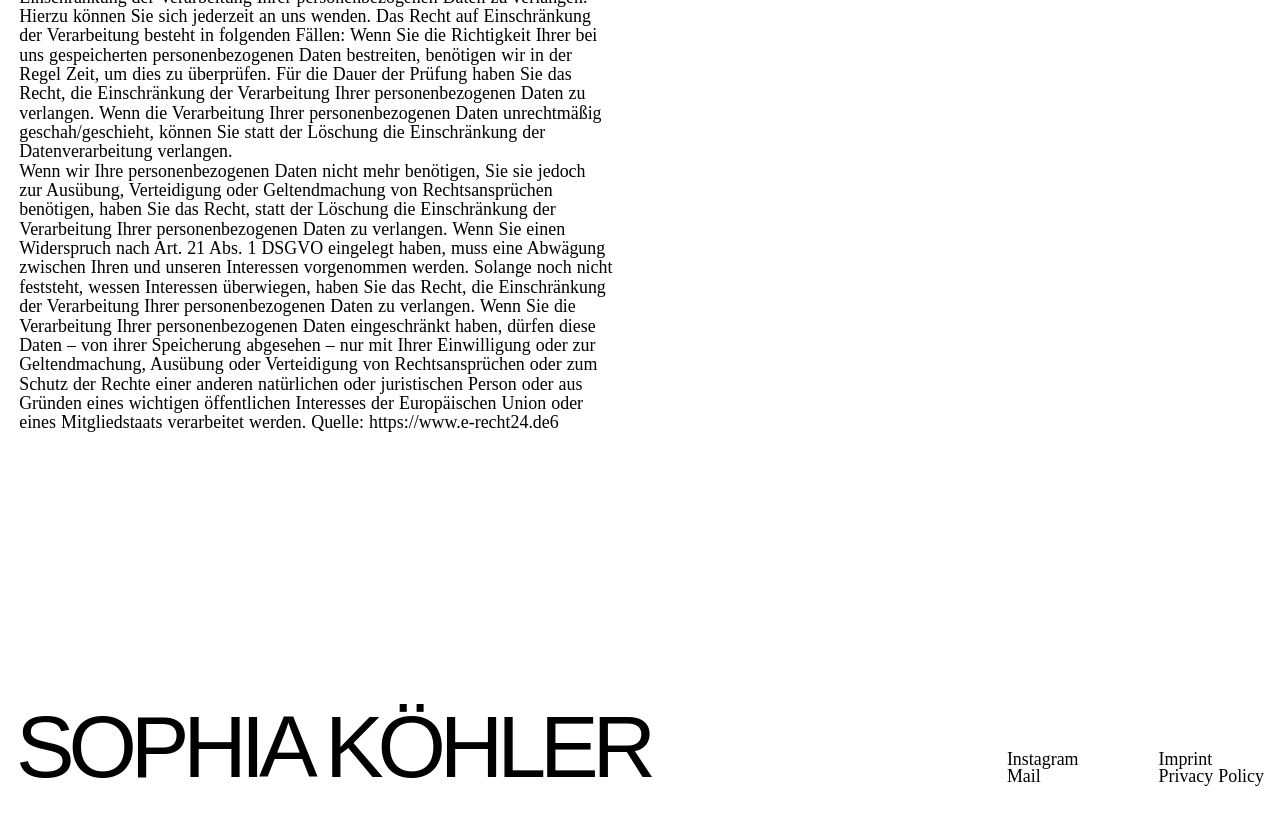
<file: privacy.html>
<!DOCTYPE html>
<html lang="de">
<head>
  <meta charset="UTF-8">
  <meta name="viewport" content="width=device-width, initial-scale=1.0">
  <title>Datenschutz | Sophia Köhler</title>
  <link rel="stylesheet" href="style.css">
</head>
<body class="info-page">
  <div class="custom-cursor is-right" id="customCursor" aria-hidden="true">
    <img src="assets/arrow-2.svg" alt="">
  </div>

  <a class="logo-subtitle-link logo-subtitle" href="index.html">SOPHIA KÖHLER</a>

  <header class="site-header">
    <a class="logo" href="index.html" aria-label="Sophia Köhler Startseite">
      <span class="logo-mark">SK</span>
    </a>

    <nav class="main-nav">
      <a class="desktop-nav-link" href="archive.html">ARCHIVE</a>
      <a class="desktop-nav-link" href="research.html">RESEARCH</a>
      <a class="desktop-nav-link" href="info.html">INFO</a>
      <a class="mobile-menu-link" href="menu.html">MENU</a>
    </nav>
  </header>

  <main class="page-content info-page-content">
    <section class="info-layout">
      <div class="info-column info-column-left">
        <div class="info-block">
          <h1 class="info-heading">DATENSCHUTZ</h1>
          <p class="info-copy">
            1. Datenschutz<br>
1.1 Allgemeine Hinweise
Die folgenden Hinweise geben einen einfachen Überblick darüber, was mit Ihren personenbezogenen Daten passiert, wenn Sie diese Website besuchen. Personenbezogene Daten sind alle Daten, mit denen Sie persönlich identifiziert werden können. Ausführliche Informationen zum Thema Datenschutz entnehmen Sie unserer unter diesem Text aufgeführten Datenschutzerklärung.
<br>
1.2 Datenerfassung auf dieser Website
Wer ist verantwortlich für die Datenerfassung auf dieser Website?
Die Datenverarbeitung auf dieser Website erfolgt durch den Websitebetreiber. Dessen Kontaktdaten können Sie dem Abschnitt „Hinweis zur Verantwortlichen Stelle“ in dieser Datenschutzerklärung entnehmen.
<br>
1.3 Wie erfassen wir Ihre Daten?
Ihre Daten werden zum einen dadurch erhoben, dass Sie uns diese mitteilen. Hierbei kann es sich z. B. um Daten handeln, die Sie in ein Kontaktformular eingeben.Andere Daten werden automatisch oder nach Ihrer Einwilligung beim Besuch der Website durch unsere ITSysteme erfasst. Das sind vor allem technische Daten (z. B. Internetbrowser, Betriebssystem oder Uhrzeit des Seitenaufrufs). Die Erfassung dieser Daten erfolgt automatisch, sobald Sie diese Website betreten. 
<br>
1.4 Wofür nutzen wir Ihre Daten?
Ein Teil der Daten wird erhoben, um eine fehlerfreie Bereitstellung der Website zu gewährleisten. Andere Daten können zur Analyse Ihres Nutzerverhaltens verwendet werden. Sofern über die Website Verträge geschlossen oder angebahnt werden können, werden die übermittelten Daten auch für Vertragsangebote, Bestellungen oder sonstige Auftragsanfragen verarbeitet.
<br>
1.5 Welche Rechte haben Sie bezüglich Ihrer Daten?
Sie haben jederzeit das Recht, unentgeltlich Auskunft über Herkunft, Empfänger und Zweck Ihrer gespeicherten personenbezogenen Daten zu erhalten. Sie haben außerdem ein Recht, die Berichtigung oder Löschung dieser Daten zu verlangen. Wenn Sie eine Einwilligung zur Datenverarbeitung erteilt haben, können Sie diese Einwilligung jederzeit für die Zukunft widerrufen. Außerdem haben Sie das Recht, unter bestimmten Umständen die Einschränkung der Verarbeitung Ihrer personenbezogenen Daten zu verlangen. Des Weiteren steht Ihnen ein Beschwerderecht bei der zuständigen Aufsichtsbehörde zu.
Hierzu sowie zu weiteren Fragen zum Thema Datenschutz können Sie sich jederzeit an uns wenden.
<br>
2. Hosting
Wir hosten die Inhalte unserer Website bei folgendem Anbieter:
All-Inkl Anbieter ist die ALL-INKL.COM - Neue Medien Münnich, Inh. René Münnich, Hauptstraße 68, 02742 Friedersdorf (nachfolgend All-Inkl). Details entnehmen Sie der Datenschutzerklärung von All-Inkl: https://all-inkl.com/datenschutzinformationen/.
Die Verwendung von All-Inkl erfolgt auf Grundlage von Art. 6 Abs. 1 lit. f DSGVO. Wir haben ein berechtigtes Interesse an einer möglichst zuverlässigen Darstellung unserer Website. Sofern eine entsprechende Einwilligung abgefragt wurde, erfolgt die Verarbeitung ausschließlich auf Grundlage von Art. 6 Abs. 1 lit. a DSGVO und § 25 Abs. 1 TDDDG, soweit die Einwilligung die Speicherung von Cookies oder den Zugriff auf Informationen im Endgerät des Nutzers (z. B. Device-Fingerprinting) im Sinne des TDDDG umfasst. Die Einwilligung ist jederzeit widerrufbar. 
<br>
3. Allgemeine Hinweise und Pflichtinformationen
3.1 Datenschutz
Die Betreiber dieser Seiten nehmen den Schutz Ihrer persönlichen Daten sehr ernst. Wir behandeln Ihre personenbezogenen Daten vertraulich und entsprechend den gesetzlichen Datenschutzvorschriften sowie dieser Datenschutzerklärung.
Wenn Sie diese Website benutzen, werden verschiedene personenbezogene Daten erhoben.
Personenbezogene Daten sind Daten, mit denen Sie persönlich identifiziert werden können. Die vorliegende Datenschutzerklärung erläutert, welche Daten wir erheben und wofür wir sie nutzen. Sie erläutert auch, wie und zu welchem Zweck das geschieht.
Wir weisen darauf hin, dass die Datenübertragung im Internet (z. B. bei der Kommunikation per E-Mail) Sicherheitslücken aufweisen kann. Ein lückenloser Schutz der Daten vor dem Zugriff durch Dritte ist nicht möglich.
<br>
3.2 Hinweis zur verantwortlichen Stelle Die verantwortliche Stelle für die Datenverarbeitung auf dieser Website ist:
Sophia Köhler
Margarete-Schütte-Lihotzky-Str. 30
80807 München
Telefon: [Telefonnummer der verantwortlichen Stelle]
E-Mail: info@sophia-koehler.de
Verantwortliche Stelle ist die natürliche oder juristische Person, die allein oder gemeinsam mit anderen über die Zwecke und Mittel der Verarbeitung von personenbezogenen Daten (z. B. Namen, E-Mail-Adressen o. Ä.)
entscheidet. 
<br>
3.3 Speicherdauer Soweit innerhalb dieser Datenschutzerklärung keine speziellere Speicherdauer genannt wurde, verbleiben Ihre personenbezogenen Daten bei uns, bis der Zweck für die Datenverarbeitung entfällt. Wenn Sie ein berechtigtes Löschersuchen geltend machen oder eine Einwilligung zur Datenverarbeitung widerrufen, werden Ihre Daten gelöscht, sofern wir keine anderen rechtlich zulässigen Gründe für die Speicherung Ihrer personenbezogenen Daten haben (z. B. steuer- oder handelsrechtliche Aufbewahrungsfristen); im letztgenannten Fall erfolgt die Löschung nach Fortfall dieser Gründe. 
<br>
3.4 Allgemeine Hinweise zu den Rechtsgrundlagen der Datenverarbeitung auf dieser Website Sofern Sie in die Datenverarbeitung eingewilligt haben, verarbeiten wir Ihre personenbezogenen Daten auf Grundlage von Art. 6 Abs. 1 lit. a DSGVO bzw. Art. 9 Abs. 2 lit. a DSGVO, sofern besondere Datenkategorien nach Art. 9 Abs. 1 DSGVO verarbeitet werden. Im Falle einer ausdrücklichen Einwilligung in die Übertragung personenbezogener Daten in Drittstaaten erfolgt die Datenverarbeitung außerdem auf Grundlage von Art. 49 Abs. 1 lit. a DSGVO. Sofern Sie in die Speicherung von Cookies oder in den Zugriff auf Informationen in Ihr Endgerät (z. B. via Device-Fingerprinting) eingewilligt haben, erfolgt die Datenverarbeitung zusätzlich auf Grundlage von § 25 Abs. 1 TDDDG. Die Einwilligung ist jederzeit widerrufbar. Sind Ihre Daten zur Vertragserfüllung oder zur Durchführung vorvertraglicher Maßnahmen erforderlich, verarbeiten wir Ihre Daten auf Grundlage des Art. 6 Abs. 1 lit. b DSGVO. Des Weiteren verarbeiten wir Ihre Daten, sofern diese zur Erfüllung einer rechtlichen Verpflichtung erforderlich sind auf Grundlage von Art. 6 Abs. 1 lit. c DSGVO. Die Datenverarbeitung kann ferner auf Grundlage unseres berechtigten Interesses nach Art. 6 Abs. 1 lit. f DSGVO erfolgen. Über die jeweils im Einzelfall einschlägigen Rechtsgrundlagen wird in den folgenden Absätzen dieser Datenschutzerklärung informiert. 
<br>
3.5 Empfänger von personenbezogenen Daten Im Rahmen unserer Geschäftstätigkeit arbeiten wir mit verschiedenen externen Stellen zusammen. Dabei ist teilweise auch eine Übermittlung von personenbezogenen Daten an diese externen Stellen erforderlich. Wir geben personenbezogene Daten nur dann an externe Stellen weiter, wenn dies im Rahmen einer Vertragserfüllung erforderlich ist, wenn wir gesetzlich hierzu verpflichtet sind (z. B. Weitergabe von Daten an Steuerbehörden), wenn wir ein berechtigtes Interesse nach Art. 6 Abs. 1 lit. f DSGVO an der Weitergabe haben oder wenn eine sonstige Rechtsgrundlage die Datenweitergabe erlaubt. Beim Einsatz von Auftragsverarbeitern geben wir personenbezogene Daten unserer Kunden nur auf Grundlage eines gültigen Vertrags über Auftragsverarbeitung weiter. Im Falle einer gemeinsamen Verarbeitung wird ein Vertrag über gemeinsame Verarbeitung geschlossen. 
<br>
3.6 Widerruf Ihrer Einwilligung zur Datenverarbeitung Viele Datenverarbeitungsvorgänge sind nur mit Ihrer ausdrücklichen Einwilligung möglich. Sie können eine bereits erteilte Einwilligung jederzeit widerrufen. Die Rechtmäßigkeit der bis zum Widerruf erfolgten Datenverarbeitung bleibt vom Widerruf unberührt. 
<br>
3.7 Widerspruchsrecht gegen die Datenerhebung in besonderen Fällen sowie gegen 
<br>
3.8 Direktwerbung (Art. 21 DSGVO)
WENN DIE DATENVERARBEITUNG AUF GRUNDLAGE VON ART. 6 ABS. 1 LIT. E ODER F DSGVO ERFOLGT, HABEN SIE JEDERZEIT DAS RECHT, AUS GRÜNDEN, DIE SICH AUS IHRER BESONDEREN SITUATION ERGEBEN, GEGEN DIE VERARBEITUNG IHRER PERSONENBEZOGENEN DATEN WIDERSPRUCH EINZULEGEN; DIES GILT AUCH FÜR EIN AUF DIESE BESTIMMUNGEN GESTÜTZTES PROFILING. DIE JEWEILIGE RECHTSGRUNDLAGE, AUF DENEN EINE VERARBEITUNG BERUHT, ENTNEHMEN SIE DIESER DATENSCHUTZERKLÄRUNG. WENN SIE WIDERSPRUCH EINLEGEN, WERDEN WIR IHRE BETROFFENEN PERSONENBEZOGENEN DATEN NICHT MEHR VERARBEITEN, ES SEI DENN, WIR KÖNNEN ZWINGENDE SCHUTZWÜRDIGE GRÜNDE FÜR DIE VERARBEITUNG NACHWEISEN, DIE IHRE INTERESSEN, RECHTE UND FREIHEITEN ÜBERWIEGEN ODER DIE VERARBEITUNG DIENT DER GELTENDMACHUNG, AUSÜBUNG ODER VERTEIDIGUNG VON RECHTSANSPRÜCHEN (WIDERSPRUCH NACH ART. 21 ABS. 1 DSGVO). WERDEN IHRE PERSONENBEZOGENEN DATEN VERARBEITET, UM DIREKTWERBUNG ZU BETREIBEN, SO HABEN SIE DAS RECHT, JEDERZEIT WIDERSPRUCH GEGEN DIE VERARBEITUNG SIE BETREFFENDER PERSONENBEZOGENER DATEN ZUM ZWECKE DERARTIGER WERBUNG EINZULEGEN; DIES GILT AUCH FÜR DAS PROFILING, SOWEIT ES MIT SOLCHER DIREKTWERBUNG IN VERBINDUNG STEHT. WENN SIE WIDERSPRECHEN, WERDEN IHRE PERSONENBEZOGENEN DATEN ANSCHLIESSEND NICHT MEHR ZUM ZWECKE DER DIREKTWERBUNG VERWENDET (WIDERSPRUCH NACH ART. 21 ABS. 2 DSGVO).
<br>
3.9 Beschwerderecht bei der zuständigen Aufsichtsbehörde
Im Falle von Verstößen gegen die DSGVO steht den Betroffenen ein Beschwerderecht bei einer Aufsichtsbehörde, insbesondere in dem Mitgliedstaat ihres gewöhnlichen Aufenthalts, ihres Arbeitsplatzes oder des Orts des mutmaßlichen Verstoßes zu. Das Beschwerderecht besteht unbeschadet anderweitiger verwaltungsrechtlicher oder gerichtlicher Rechtsbehelfe. 
<br>
3.10 Recht auf Datenübertragbarkeit Sie haben das Recht, Daten, die wir auf Grundlage Ihrer Einwilligung oder in Erfüllung eines Vertrags automatisiert verarbeiten, an sich oder an einen Dritten in einem gängigen, maschinenlesbaren Format aushändigen zu lassen. Sofern Sie die direkte Übertragung der Daten an einen anderen Verantwortlichen verlangen, erfolgt dies nur, soweit es technisch machbar ist. Auskunft, Berichtigung und Löschung Sie haben im Rahmen der geltenden gesetzlichen Bestimmungen jederzeit das Recht auf unentgeltliche Auskunft über Ihre gespeicherten personenbezogenen Daten, deren Herkunft und Empfänger und den Zweck der Datenverarbeitung und ggf. ein Recht auf Berichtigung oder Löschung dieser Daten. Hierzu sowie zu weiteren Fragen zum Thema personenbezogene Daten können Sie sich jederzeit an uns wenden. 
<br>
3.11 Recht auf Einschränkung der Verarbeitung Sie haben das Recht, die Einschränkung der Verarbeitung Ihrer personenbezogenen Daten zu verlangen. Hierzu können Sie sich jederzeit an uns wenden. Das Recht auf Einschränkung der Verarbeitung besteht in
folgenden Fällen: Wenn Sie die Richtigkeit Ihrer bei uns gespeicherten personenbezogenen Daten bestreiten, benötigen wir
in der Regel Zeit, um dies zu überprüfen. Für die Dauer der Prüfung haben Sie das Recht, die Einschränkung der Verarbeitung Ihrer personenbezogenen Daten zu verlangen. Wenn die Verarbeitung Ihrer personenbezogenen Daten unrechtmäßig geschah/geschieht, können Sie statt der Löschung die Einschränkung der Datenverarbeitung verlangen.
<br>
Wenn wir Ihre personenbezogenen Daten nicht mehr benötigen, Sie sie jedoch zur Ausübung, Verteidigung oder Geltendmachung von Rechtsansprüchen benötigen, haben Sie das Recht, statt der Löschung die Einschränkung der Verarbeitung Ihrer personenbezogenen Daten zu verlangen. Wenn Sie einen Widerspruch nach Art. 21 Abs. 1 DSGVO eingelegt haben, muss eine Abwägung zwischen Ihren und unseren Interessen vorgenommen werden. Solange noch nicht feststeht, wessen Interessen
überwiegen, haben Sie das Recht, die Einschränkung der Verarbeitung Ihrer personenbezogenen Daten zu verlangen. Wenn Sie die Verarbeitung Ihrer personenbezogenen Daten eingeschränkt haben, dürfen diese Daten – von ihrer Speicherung abgesehen – nur mit Ihrer Einwilligung oder zur Geltendmachung, Ausübung oder Verteidigung von Rechtsansprüchen oder zum Schutz der Rechte einer anderen natürlichen oder juristischen Person oder aus Gründen eines wichtigen öffentlichen Interesses der Europäischen Union oder
eines Mitgliedstaats verarbeitet werden. Quelle: https://www.e-recht24.de6
          </p>
        </div>
      </div>
    </section>
  </main>

  <footer class="site-footer">
    <div class="site-footer-inner">
      <h1 class="site-footer-title">SOPHIA KÖHLER</h1>

      <nav class="site-footer-links" aria-label="Footer links">
        <div class="site-footer-column">
          <a class="site-footer-link" href="https://www.instagram.com/abstraktionundeinfuehlung?utm_source=ig_web_button_share_sheet&igsh=ZDNlZDc0MzIxNw==" target="_blank" rel="noreferrer">Instagram</a>
          <a class="site-footer-link" href="mailto:info@sophia-koehler.de">Mail</a>
        </div>
        <div class="site-footer-column">
          <a class="site-footer-link" href="imprint.html">Imprint</a>
          <a class="site-footer-link" href="privacy.html">Privacy Policy</a>
        </div>
      </nav>
    </div>
  </footer>

  <script src="script.js"></script>
</body>
</html>
</file>
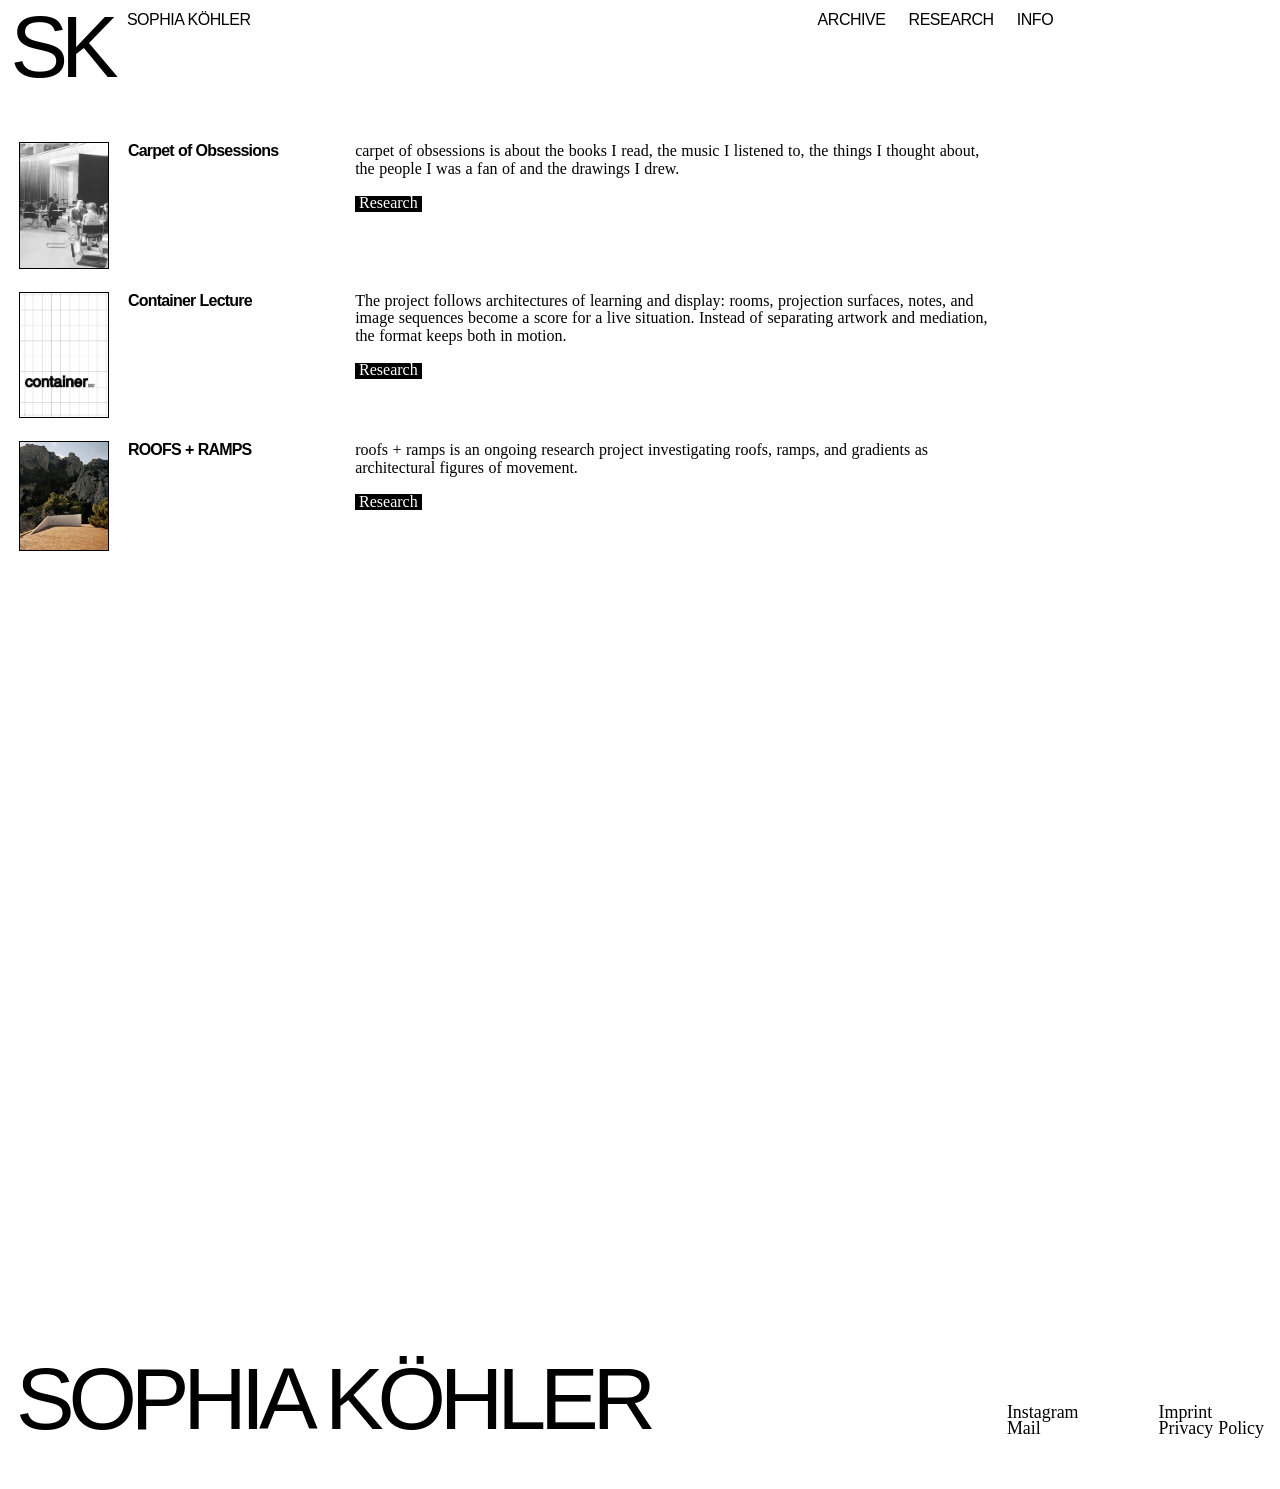
<file: research.html>
<!DOCTYPE html>
<html lang="de">
<head>
  <meta charset="UTF-8">
  <meta name="viewport" content="width=device-width, initial-scale=1.0">
  <title>Research | Sophia Köhler</title>
  <link rel="icon" href="assets/sk-favicon.svg" type="image/svg+xml">
  <link rel="stylesheet" href="style.css">
</head>
<body class="research-overview-page">
  <div class="custom-cursor is-right" id="customCursor" aria-hidden="true">
    <img src="assets/arrow-2.svg" alt="">
  </div>

  <a class="logo-subtitle-link logo-subtitle" href="index.html">SOPHIA KÖHLER</a>

  <header class="site-header">
    <a class="logo" href="index.html" aria-label="Sophia Köhler Startseite">
      <span class="logo-mark">SK</span>
    </a>

    <nav class="main-nav">
      <a class="desktop-nav-link" href="archive.html">ARCHIVE</a>
      <a class="desktop-nav-link is-active" href="research.html" aria-current="page">RESEARCH</a>
      <a class="desktop-nav-link" href="info.html">INFO</a>
      <a class="mobile-menu-link" href="menu.html">MENU</a>
    </nav>
  </header>

  <main class="page-content research-overview-content">
    <section class="research-overview-list" aria-label="Research projects">

<!-- Research 1 -->
 <article class="research-overview-item">
        <a class="research-overview-thumb" href="carpet-of-obsessions.html" aria-label="Carpet of Obsessions">
          <img src="images-1/sk-research-teppich-THUMBNAIL-2.JPG" alt="Carpet of Obsessions research thumbnail">
        </a>
        <h2 class="research-overview-title">Carpet of Obsessions</h2>
        <div class="research-overview-text">
          <p class="research-overview-copy">
            carpet of obsessions is about the books I read, the music I listened to, the things I thought about, the people I was a fan of and the drawings I drew.
          </p>
          <br>
          <a class="section-project-link research-overview-link" href="carpet-of-obsessions.html">Research</a>
        </div>
      </article>


<!-- Research 2 -->
      <article class="research-overview-item">
        <a class="research-overview-thumb" href="container-lecture.html" aria-label="Container Lecture">
          <img src="images-1/sk-container-lecture-1.jpg" alt="Container Lecture research thumbnail">
        </a>
        <h1 class="research-overview-title">Container Lecture</h1>
        <div class="research-overview-text">
          <p class="research-overview-copy">
            The project follows architectures of learning and display: rooms, projection surfaces, notes, and
            image sequences become a score for a live situation. Instead of separating artwork and mediation,
            the format keeps both in motion.
          
          </p>
          <br>
          <a class="section-project-link research-overview-link" href="container-lecture.html">Research</a>
        </div>
      </article>


<!-- Research 3 -->
      <article class="research-overview-item">
        <a class="research-overview-thumb" href="roof_and_ramps.html" aria-label="Carpet of Obsessions">
          <img src="images-1/sk-research-roofs-thumbnail.jpg" alt="Carpet of Obsessions research thumbnail">
        </a>
        <h2 class="research-overview-title">ROOFS + RAMPS</h2>
        <div class="research-overview-text">
          <p class="research-overview-copy">
            roofs + ramps is an ongoing research project investigating roofs, ramps, and gradients as architectural figures of movement.          </p>
          <br>
          <a class="section-project-link research-overview-link" href="roof_and_ramps.html">Research</a>
        </div>
      </article>


    </section>
  </main>
<br>
<br>
<br>
<br>
<br>
<br>
<br>
<br>
<br>
<br>
<br>
<br>
<br>
<br>
<br>
<br>
<br>
<br>
<br>
<br>
<br>
<br>
<br>
<br>
<br>
<br>
<br>



  <footer class="site-footer">
    <div class="site-footer-inner">
      <h1 class="site-footer-title">SOPHIA KÖHLER</h1>

      <nav class="site-footer-links" aria-label="Footer links">
        <div class="site-footer-column">
          <a class="site-footer-link" href="https://www.instagram.com/abstraktionundeinfuehlung?utm_source=ig_web_button_share_sheet&igsh=ZDNlZDc0MzIxNw==" target="_blank" rel="noreferrer">Instagram</a>
          <a class="site-footer-link" href="mailto:info@sophia-koehler.de">Mail</a>
        </div>
        <div class="site-footer-column">
          <a class="site-footer-link" href="imprint.html">Imprint</a>
          <a class="site-footer-link" href="privacy.html">Privacy Policy</a>
        </div>
      </nav>
    </div>
  </footer>

  <script src="script.js"></script>
</body>
</html>
</file>
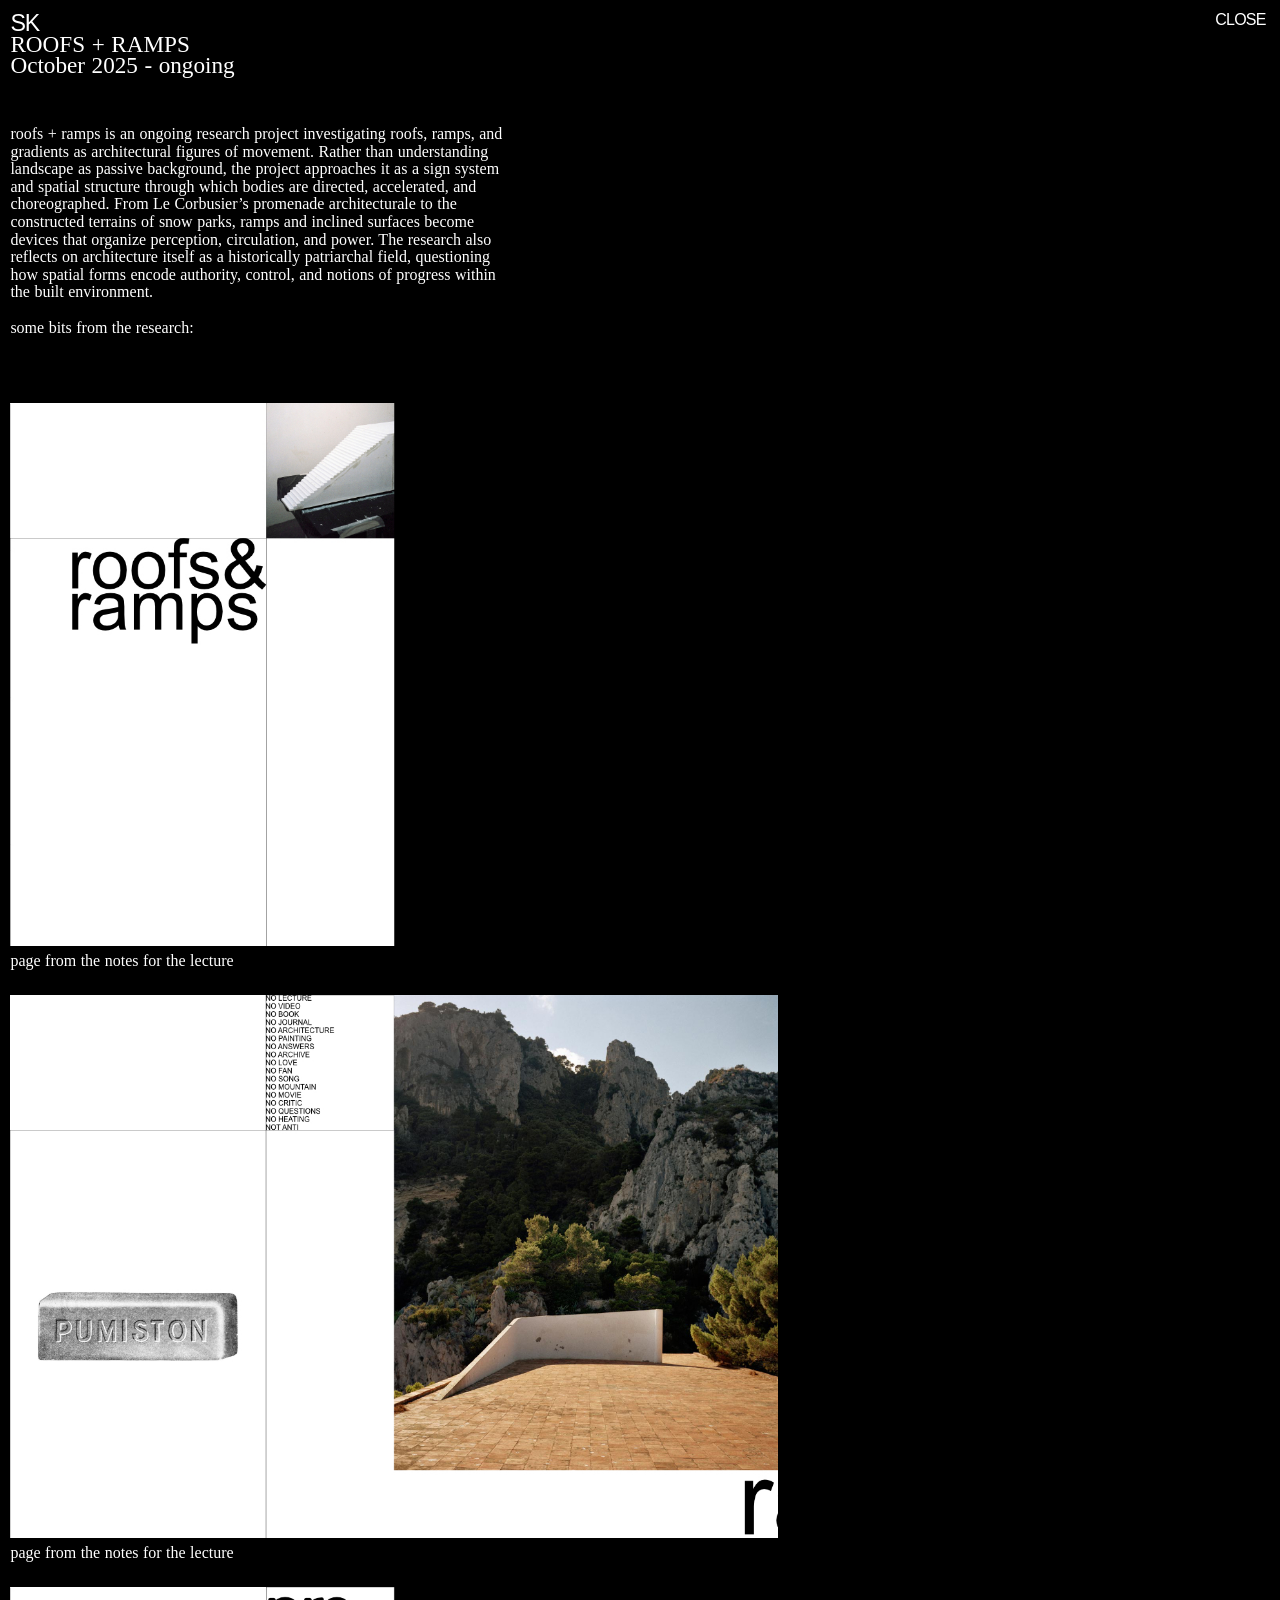
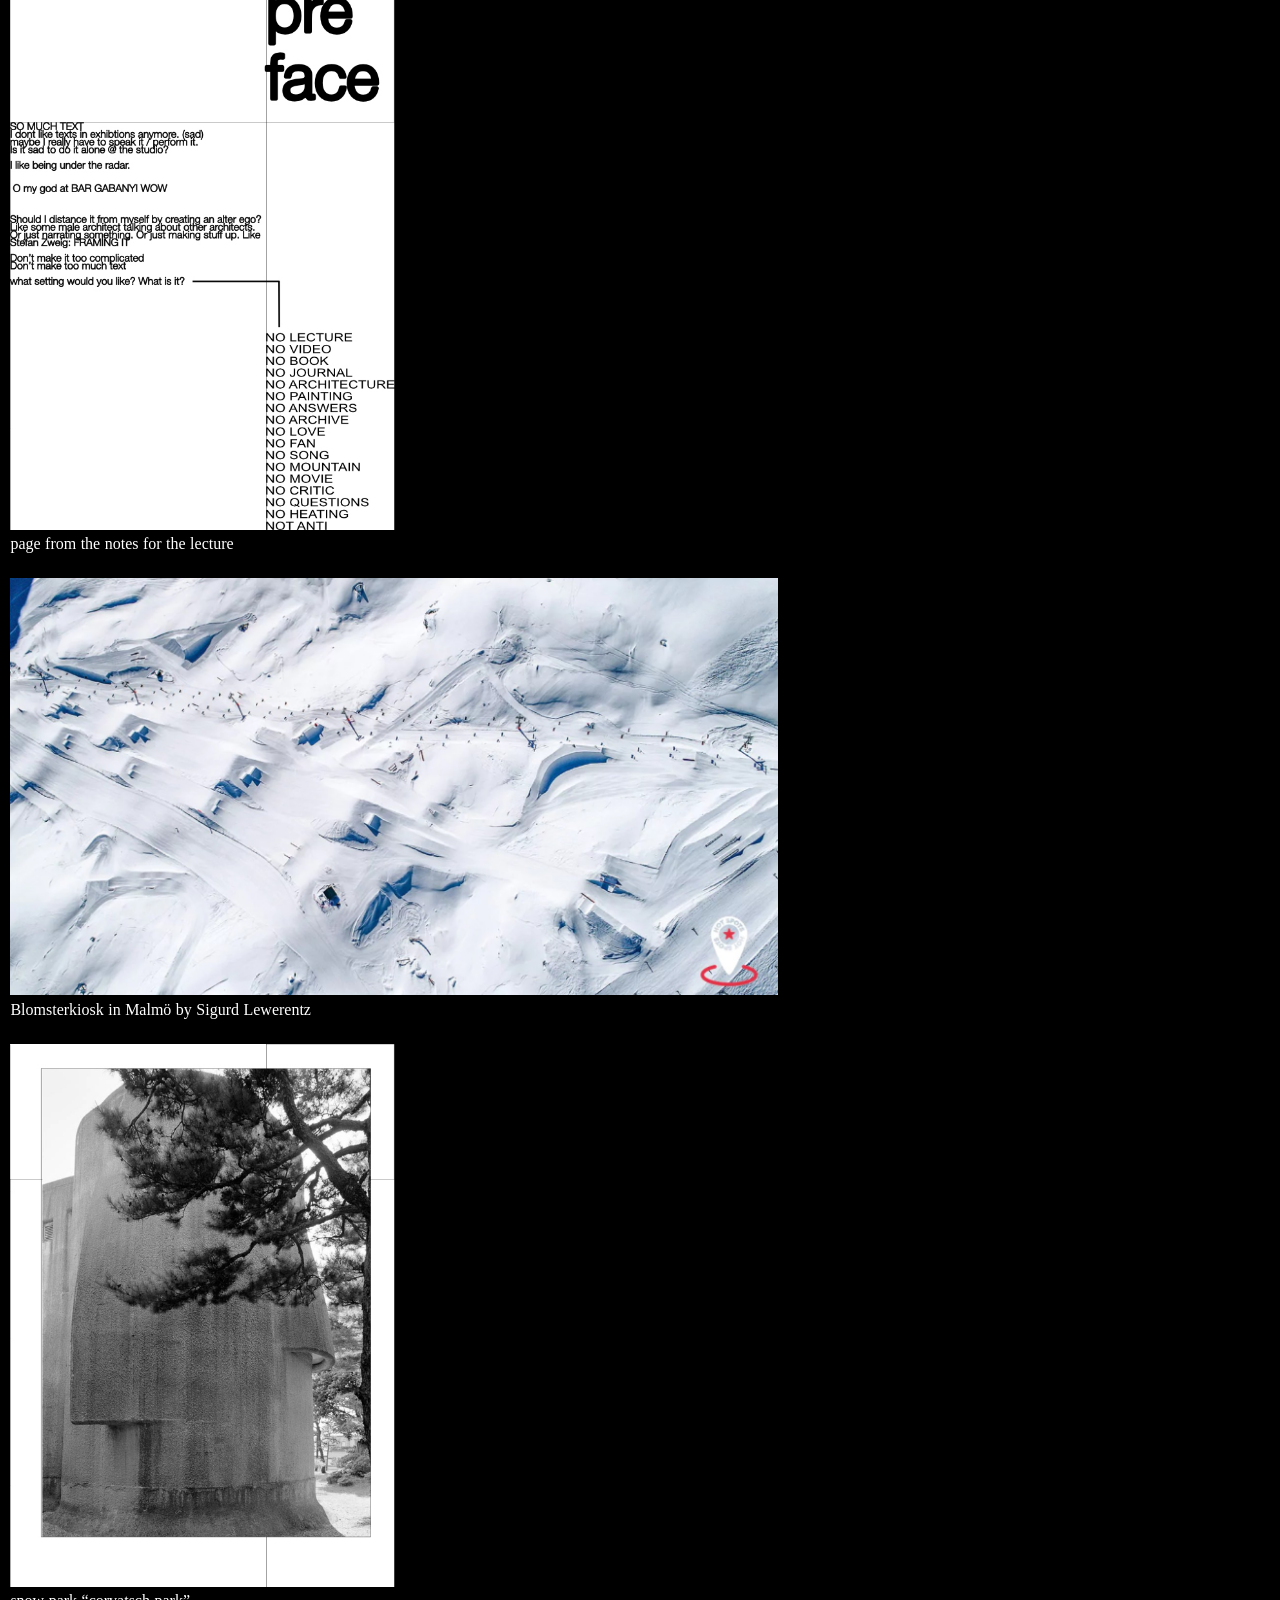
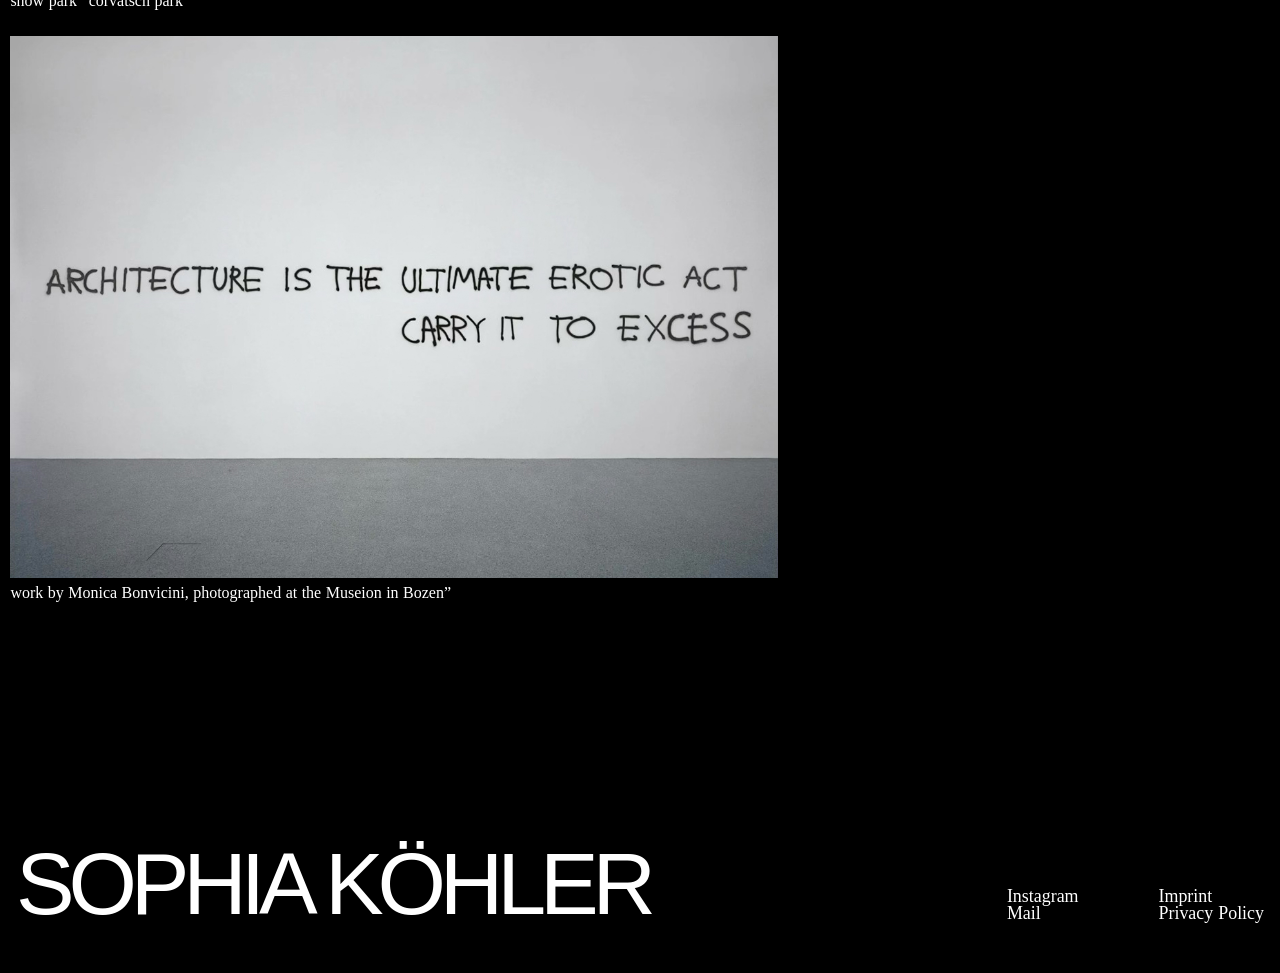
<file: roof_and_ramps.html>
<!DOCTYPE html>
<html lang="de">
<head>
  <meta charset="UTF-8">
  <meta name="viewport" content="width=device-width, initial-scale=1.0">
  <title>ROOFS + RAMPS</title>
  <link rel="icon" href="assets/sk-favicon.svg" type="image/svg+xml">
  <link rel="stylesheet" href="style.css">
</head>
<body class="research-page lecture-performance-page">
  <a class="research-close-link" href="index.html" onclick="if (history.length > 1) { history.back(); return false; }">CLOSE</a>

  <main class="research-page-content">
    <article class="research-project">
      <header class="research-project-header">
        <a class="research-kicker" href="index.html" aria-label="Sophia Köhler Startseite">SK</a>
        <h1 class="research-title">ROOFS + RAMPS</h1>
        <p class="research-year">October 2025 - ongoing</p>
      </header>

      <section class="research-copy-block" aria-label="Project description">
        <p>
          roofs + ramps is an ongoing research project investigating roofs, ramps, and gradients as architectural figures of movement. Rather than understanding landscape as passive background, the project approaches it as a sign system and spatial structure through which bodies are directed, accelerated, and choreographed. From Le Corbusier’s promenade architecturale to the constructed terrains of snow parks, ramps and inclined surfaces become devices that organize perception, circulation, and power. The research also reflects on architecture itself as a historically patriarchal field, questioning how spatial forms encode authority, control, and notions of progress within the built environment.          <br>
          <br>
          some bits from the research:    
        </p>
      </section>

      <figure class="research-figure research-figure-wide research-figure-desktop-wide">
        <img src="images-1/sk-research-roofs-1.1.jpg" alt="sk-research-1-lecture-1">
        <figcaption>page from the notes for the lecture</figcaption>

      </figure>

      <figure class="research-figure research-figure-wide research-figure-desktop-wide">
        <img src="images-1/sk-research-roofs-2.jpg" alt="sk-research-1-lecture-1">
        <figcaption>page from the notes for the lecture</figcaption>
      </figure>

      <figure class="research-figure research-figure-wide research-figure-desktop-wide">
        <img src="images-1/sk-research-roofs-3.1.jpg" alt="sk-research-1-lecture-1">
        <figcaption>page from the notes for the lecture</figcaption>
      </figure>

      <figure class="research-figure research-figure-wide research-figure-desktop-wide">
        <img src="images-1/sk-research-roofs-4.jpg" alt="sk-research-1-lecture-1">
        <figcaption>Blomsterkiosk in Malmö by Sigurd Lewerentz</figcaption>
      </figure>

      <figure class="research-figure research-figure-wide research-figure-desktop-wide">
        <img src="images-1/sk-research-roofs-5.1.jpg" alt="sk-research-1-lecture-1">
        <figcaption>snow park “corvatsch park”</figcaption>
      </figure>

      <figure class="research-figure research-figure-wide research-figure-desktop-wide">
        <img src="images-1/sk-research-roofs-6.jpg" alt="sk-research-1-lecture-1">
        <figcaption>work by Monica Bonvicini, photographed at the Museion in Bozen”</figcaption>
      </figure>
    </article>
  </main>

  <footer class="site-footer research-footer">
    <div class="site-footer-inner">
      <h1 class="site-footer-title">SOPHIA KÖHLER</h1>

      <nav class="site-footer-links" aria-label="Footer links">
        <div class="site-footer-column">
          <a class="site-footer-link" href="https://www.instagram.com/abstraktionundeinfuehlung?utm_source=ig_web_button_share_sheet&igsh=ZDNlZDc0MzIxNw==" target="_blank" rel="noreferrer">Instagram</a>
          <a class="site-footer-link" href="mailto:info@sophia-koehler.de">Mail</a>
        </div>
        <div class="site-footer-column">
          <a class="site-footer-link" href="imprint.html">Imprint</a>
          <a class="site-footer-link" href="privacy.html">Privacy Policy</a>
        </div>
      </nav>
    </div>
  </footer>
</body>
</html>
</file>
<file: style.css>
/* =========================
   RESET
========================= */

*,
*::before,
*::after {
  box-sizing: border-box;
}

html {
  font-size: 16px;
}

body {
  --nav-block-width: 18.5rem;
  --page-edge: 0.75rem;
  --logo-left: 0.35rem;
  --logo-top: 0.55rem;
  --logo-mark-size: 2.9rem;
  --logo-subtitle-gap: 0.25rem;
  --logo-subtitle-left: calc(var(--logo-left) + (var(--logo-mark-size) * 1.2) + var(--logo-subtitle-gap));
  --times-letter-spacing: 0;
  --times-word-spacing: 0.03em;
  margin: 0;
  background: white;
  color: #000;
  font-family: "Times New Roman", Times, serif;
  -webkit-font-smoothing: antialiased;
  text-rendering: optimizeLegibility;
}

/* =========================
   GLOBAL
========================= */

img {
  display: block;
  max-width: none;
  height: auto;
}

a {
  color: inherit;
  text-decoration: none;
}

.page-content {
  padding: 4rem 0 8rem 0;
}

/* =========================
   CUSTOM CURSOR
========================= */

.custom-cursor {
  position: fixed;
  top: 0;
  left: 0;
  z-index: 9999;
  pointer-events: none;
  display: none;
  mix-blend-mode: difference;
  transform: translate(-50%, -50%) scaleX(-1);
  transform-origin: center;
}

.custom-cursor.is-left {
  transform: translate(-50%, -50%) scaleX(1);
}

.custom-cursor.is-right {
  transform: translate(-50%, -50%) scaleX(-1);
}

.custom-cursor img {
  display: block;
  width: 2.8rem;
  height: auto;
}

/* =========================
   HEADER
========================= */

.site-header {
  position: fixed;
  top: 0;
  left: 0;
  right: 0;
  z-index: 9000;
  display: flex;
  justify-content: space-between;
  align-items: flex-start;
  gap: 1.35rem;
  padding: var(--logo-top) var(--page-edge) 0 var(--logo-left);
  mix-blend-mode: difference;
  color: white;
  font-family: "Helvetica Neue", Helvetica, Arial, sans-serif;
  /* outline: 1px solid red; */
}

.logo {
  display: flex;
  align-items: flex-start;
  gap: 1rem;
  flex-shrink: 0;
  white-space: nowrap;
  /* outline: 1px solid red; */
}

.logo-mark {
  font-size: var(--logo-mark-size);
  line-height: 0.8;
  font-weight: 400;
  letter-spacing: -0.08em;
  /* outline: 1px solid yellow; */
}

.logo-subtitle {
  font-size: 0.95rem;
  font-weight: 500;
  line-height: 0.9;
  margin-top: 0;
  letter-spacing: -0.03em;
  align-self: flex-start;
  /* outline: 1px solid green; */
}

.logo-subtitle-link {
  position: absolute;
  top: var(--logo-top);
  left: var(--logo-subtitle-left);
  z-index: 8999;
  display: block;
  white-space: nowrap;
  mix-blend-mode: difference;
  color: white;
  font-family: "Helvetica Neue", Helvetica, Arial, sans-serif;
}

.info-page .logo-subtitle-link {
  mix-blend-mode: normal;
  color: #000;
}

.info-main-page .logo-subtitle-link {
  mix-blend-mode: difference;
  color: #fff;
}

.main-nav {
  display: flex;
  align-items: flex-start;
  gap: 0.8rem;
  flex-wrap: nowrap;
  justify-content: flex-end;
  white-space: nowrap;
  /* outline: 1px solid currentColor; */
}

.main-nav a {
  font-size: 0.95rem;
  font-weight: 500;
  line-height: 0.9;
  text-transform: uppercase;
  transition: font-family 0.15s ease;
  letter-spacing: -0.03em;
  /* outline: 1px solid currentColor; */
}

.main-nav a.is-active {
  font-family: inherit;
}

.main-nav a:hover {
  font-family: "Times New Roman", Times, serif;
  font-weight: 500;
  letter-spacing: var(--times-letter-spacing);
  word-spacing: var(--times-word-spacing);
}

.mobile-menu-link {
  display: none;
}

.info-page .site-header {
  mix-blend-mode: normal;
  color: #000;
}

.info-main-page .site-header {
  mix-blend-mode: difference;
  color: #fff;
}

/* =========================
   SECTIONS
========================= */

.slider-section {
  margin-top: 0rem;
  margin-bottom: 3rem;
}

.page-content > .slider-section:first-child {
  margin-top: 0rem;
}

.section-meta {
  display: grid;
  grid-template-columns: minmax(0, 1fr) max-content;
  gap: 0.1rem 0.75rem;
  align-items: start;
  padding: 0 0.75rem 0.35rem 0.75rem;
  font-size: 0.55rem;
  line-height: 1.2;
  text-transform: none;
}

.section-title,
.section-info {
  margin: 0;
  white-space: nowrap;
  font-weight: 200;
  font-size: 1rem;
  font-family: 'Times New Roman', Times, serif;
  letter-spacing: var(--times-letter-spacing);
  word-spacing: var(--times-word-spacing);
  color: black;
}

.section-title,
.section-info {
  min-width: 0;
  overflow: hidden;
  text-overflow: ellipsis;
}

.section-info {
  grid-column: 1;
  text-align: left;
}

.section-project-link {
  display: flex;
  grid-column: 2;
  grid-row: 1 / span 2;
  align-items: center;
  justify-content: center;
  justify-self: end;
  align-self: end;
  width: 4.15rem;
  height: 1rem;
  margin-bottom: 0.02rem;
  padding: 0;
  background: #000;
  color: #fff;
  font-family: "Times New Roman", Times, serif;
  font-size: 1rem;
  font-weight: 400;
  line-height: 0.9;
  letter-spacing: var(--times-letter-spacing);
  word-spacing: var(--times-word-spacing);
}

.section-project-link:hover {
  background: #fff;
  color: #000;
}

.section-project-link.is-hidden {
  visibility: hidden;
  pointer-events: none;
}

/* =========================
   SLIDER
========================= */

.art-slider {
  position: relative;
  overflow-x: auto;
  overflow-y: hidden;
  padding: 0 0 0 0.75rem;
  scrollbar-width: none;
  -ms-overflow-style: none;
  cursor: none;
}

.art-slider::-webkit-scrollbar {
  display: none;
}

.art-slider-track {
  display: flex;
  align-items: flex-start;
  gap: 0.65rem;
  width: max-content;
  padding-right: 18vw;
}

.art-slider img {
  flex-shrink: 0;
  width: auto;
  height: 180px;
  object-fit: cover;
  user-select: none;
  -webkit-user-drag: none;
}

/* Unterschiedliche Größen je Section */
.slider-section-large .art-slider img {
  height: 360px;
}

.slider-section-medium .art-slider img {
  height: 220px;
}

/* Einzelne Bilder individuell skalierbar */
.art-slider img.is-tall {
  height: 260px;
}

.art-slider img.is-large {
  height: 420px;
}

.art-slider img.is-small {
  height: 150px;
}

/* =========================
   FOOTER
========================= */

.site-footer {
  padding: 8rem 0.75rem 2rem 0.75rem;
}

.site-footer-inner {
  display: grid;
  grid-template-columns: 1fr;
  gap: 1.25rem;
  align-items: end;
}

.site-footer-title {
  margin: 0;
  font-family: "Helvetica Neue", Helvetica, Arial, sans-serif;
  font-size: clamp(2.5rem, 8vw, 5.5rem);
  line-height: 0.95;
  letter-spacing: -0.07em;
  font-weight: 400;
}

.site-footer-links {
  display: grid;
  grid-template-columns: repeat(2, minmax(0, max-content));
  gap: 0.25rem 1.5rem;
  align-items: start;
}

.site-footer-column {
  display: flex;
  flex-direction: column;
  align-items: flex-start;
}

.site-footer-link {
  display: block;
  font-family: "Times New Roman", Times, serif;
  font-size: 1rem;
  line-height: 0.95;
  letter-spacing: var(--times-letter-spacing);
  word-spacing: var(--times-word-spacing);
}

.site-footer-link:hover {
  text-decoration: underline;
}

/* =========================
   INFO PAGE
========================= */

.info-page-content {
  padding: 4rem 0.75rem 4rem 0.75rem;
}

.info-layout {
  display: grid;
  grid-template-columns: 1fr;
  gap: 2.5rem;
}

.info-column {
  min-width: 0;
}

.info-block + .info-block {
  margin-top: 1.7rem;
}

.info-block-statement .info-copy + .info-copy {
  margin-top: 0.55rem;
}

.info-heading,
.info-copy {
  margin: 0;
  font-family: "Times New Roman", Times, serif;
  font-size: 1rem;
  line-height: 1.1;
  font-weight: 400;
  letter-spacing: var(--times-letter-spacing);
  word-spacing: var(--times-word-spacing);
}

.info-heading {
  text-transform: uppercase;
}

.info-copy a {
  text-decoration: none;
}

/* =========================
   MENU PAGE
========================= */

.menu-page {
  background: #000;
  color: #fff;
}

.menu-page .site-header {
  mix-blend-mode: normal;
  color: #fff;
}

.menu-page .logo-subtitle-link {
  mix-blend-mode: normal;
  color: #fff;
}

.menu-page .site-footer {
  color: #fff;
}

.menu-page-content {
  min-height: 100vh;
  padding: 2.55rem 0.75rem 2rem 0.35rem;
}

.menu-header-nav {
  width: 100%;
  justify-content: flex-end;
}

.menu-close-link {
  display: inline-block;
}

.menu-panel {
  display: flex;
  flex-direction: column;
  align-items: flex-start;
  gap: 0.3rem;
  margin-top: 0;
}

.menu-panel-link {
  font-family: "Helvetica Neue", Helvetica, Arial, sans-serif;
  font-size: clamp(1.3rem, 7vw, 2.5rem);
  line-height: 0.9;
  letter-spacing: -0.07em;
  text-transform: uppercase;
}

.menu-panel-link:hover {
  font-family: "Helvetica Neue", Helvetica, Arial, sans-serif;
}

/* =========================
   EXPLORATION PAGE
========================= */

.exploration-page-content {
  padding: 4rem 0.75rem 4rem 0.75rem;
}

.exploration-intro {
  display: grid;
  grid-template-columns: 1fr;
  gap: 0.25rem;
  margin-bottom: 0.5rem;
}



.exploration-grid {
  display: grid;
  grid-template-columns: repeat(3, minmax(0, 1fr));
  gap: 0.45rem;
  align-items: start;
}

.exploration-grid img {
  width: 100%;
  max-width: 100%;
  height: auto;
  object-fit: contain;
  background: #fff;
}

/* =========================
   RESEARCH OVERVIEW PAGE
========================= */

.research-overview-content {
  padding: 6.9rem 0.75rem 8rem 0.75rem;
}

.research-overview-list {
  display: grid;
  gap: 2rem;
}

.research-overview-item {
  display: grid;
  grid-template-columns: 4.4rem minmax(0, 1fr);
  gap: 0.2rem 0.75rem;
  align-items: start;
}

.research-overview-thumb {
  grid-row: 1 / span 3;
  width: 4.4rem;
  border: 1px solid #000;
}

.research-overview-thumb img {
  width: 100%;
  height: auto;
}

.research-overview-title,
.research-overview-copy {
  margin: 0;
  font-family: "Times New Roman", Times, serif;
  font-size: 1rem;
  line-height: 1.1;
  letter-spacing: var(--times-letter-spacing);
  word-spacing: var(--times-word-spacing);
  font-weight: 400;
}

.research-overview-title {
  font-family: "Helvetica Neue", Helvetica, Arial, sans-serif;
  font-weight: 700;
  letter-spacing: -0.05em;
}

.research-overview-text {
  grid-column: 2;
}

.research-overview-link {
  grid-column: 2;
  grid-row: auto;
  justify-self: start;
  align-self: start;
  margin-top: 0;
}

/* =========================
   RESEARCH PAGE
========================= */

.research-page {
  background: #000;
  color: #fff;
}

.research-close-link {
  position: fixed;
  top: 0.55rem;
  right: var(--page-edge);
  z-index: 20;
  font-family: "Helvetica Neue", Helvetica, Arial, sans-serif;
  font-size: 0.95rem;
  line-height: 0.9;
  letter-spacing: -0.05em;
}

.research-close-link:hover {
  font-family: "Times New Roman", Times, serif;
  letter-spacing: var(--times-letter-spacing);
  word-spacing: var(--times-word-spacing);
}

.research-page-content {
  padding: 0.55rem var(--page-edge) 3rem 0.35rem;
}

.research-project {
  width: min(100%, 39rem);
}

.research-project-header {
  margin-bottom: 3.1rem;
  font-family: "Helvetica Neue", Helvetica, Arial, sans-serif;
  font-size: 0.95rem;
  line-height: 0.9;
  letter-spacing: -0.05em;
}

.research-kicker,
.research-title,
.research-year,
.research-copy-block p,
.research-figure {
  margin: 0;
}

.research-title {
  font-size: inherit;
  line-height: inherit;
  font-weight: 400;
}

.container-lecture-page .research-title,
.container-lecture-page .research-year,
.lecture-performance-page .research-title,
.lecture-performance-page .research-year {
  font-family: "Times New Roman", Times, serif;
  letter-spacing: var(--times-letter-spacing);
  word-spacing: var(--times-word-spacing);
}

.research-copy-block {
  max-width: 31rem;
  margin-bottom: 4.2rem;
}

.research-copy-block p,
.research-figure figcaption {
  font-family: "Times New Roman", Times, serif;
  font-size: 1rem;
  line-height: 1.1;
  font-weight: 400;
  letter-spacing: var(--times-letter-spacing);
  word-spacing: var(--times-word-spacing);
}

.research-copy-block p + p {
  margin-top: 0.65rem;
}

.research-figure {
  width: 100%;
}

.research-figure + .research-figure {
  margin-top: 1.6rem;
}

.research-figure img {
  width: 100%;
  max-width: 100%;
  height: auto;
}

.research-figure figcaption {
  margin-top: 0.35rem;
}

.research-figure-small {
  width: min(9rem, 42vw);
}

.research-figure-medium {
  width: min(23rem, 82vw);
}

.research-footer {
  color: #fff;
}

@media (max-width: 599px) {
  .desktop-nav-link {
    display: none;
  }

  .mobile-menu-link {
    display: inline-block;
  }

  .menu-page .mobile-menu-link {
    font-family: inherit;
  }

  .menu-panel {
    margin-top: 1.5rem;
  }
}

/* =========================
   RESPONSIVE
========================= */

@media (min-width: 768px) {
  body {
    --nav-block-width: 22.5rem;
    --page-edge: 0.7rem;
    --logo-left: 0.55rem;
    --logo-top: 0.7rem;
    --logo-mark-size: 4.4rem;
    --logo-subtitle-gap: 0.8rem;
  }

  .page-content > .slider-section:first-child {
    margin-top: 2.5rem;
  }

  .page-content {
    padding-top: 4.6rem;
  }

  .research-close-link {
    top: 0.7rem;
    font-size: 1rem;
    font-weight: 500;
  }

  .research-project-header {
    font-size: 1.2rem;
  }

  .research-page-content {
    padding: 0.7rem var(--page-edge) 3rem 0.55rem;
  }

  .research-project {
    width: min(39rem, 42vw);
  }

  .research-figure-desktop-wide,
  .container-lecture-page .research-figure:has(img[src$="/sk-research-container-1.jpg"]),
  .container-lecture-page .research-figure:has(img[src$="/sk-research-container-2.jpg"]),
  .container-lecture-page .research-figure:has(img[src$="/sk-research-container-3.jpg"]),
  .container-lecture-page .research-figure:has(img[src$="/sk-research-container-4.jpg"]),
  .container-lecture-page .research-figure:has(img[src$="/sk-research-container-5.jpg"]),
  .container-lecture-page .research-figure:has(img[src$="/sk-research-container-6.jpg"]),
  .container-lecture-page .research-figure:has(img[src$="/sk-research-container-7.jpg"]),
  .container-lecture-page .research-figure:has(img[src$="/sk-research-container-8.jpg"]),
  .container-lecture-page .research-figure:has(img[src$="/sk-research-container-9.jpg"]),
  .container-lecture-page .research-figure:has(img[src$="/sk-research-container-10.jpg"]) {
    width: 60vw;
  }

  .logo-subtitle {
    font-size: 1rem;
    font-weight: 500;
    margin-top: 0;
  }

  .main-nav {
    gap: 1.2rem;
    width: var(--nav-block-width);
    justify-content: flex-start;
  }

  .main-nav a {
    font-size: 1rem;
    font-weight: 500;
  }

  .section-meta {
    grid-template-columns: minmax(0, 1fr) minmax(0, calc(var(--nav-block-width) - 4.15rem - 1rem)) 4.15rem;
    gap: 1rem;
    padding: 0 var(--page-edge) 0.5rem 1rem;
    font-size: 0.7rem;
  }

  .section-info {
    grid-column: 2;
  }

  .section-project-link {
    grid-column: 3;
    grid-row: 1;
    font-size: 1rem;
  }

  .art-slider {
    padding-left: 1rem;
  }

  .art-slider-track {
    gap: 1rem;
    padding-right: 22vw;
  }

  .art-slider img {
    height: 180px;
  }

  .slider-section-large .art-slider img {
    height: 460px;
  }

  .slider-section-medium .art-slider img {
    height: 210px;
  }

  .art-slider img.is-tall {
    height: 260px;
  }

  .art-slider img.is-large {
    height: 560px;
  }

  .art-slider img.is-small {
    height: 130px;
  }

  .site-footer {
    padding: 12rem 1rem 3rem 1rem;
  }

  .site-footer-inner {
    grid-template-columns: minmax(0, 1fr) auto;
    gap: 2rem;
  }

  .site-footer-links {
    gap: 0.25rem 5rem;
    margin-bottom: 0.25rem;
  }

  .info-page-content {
    padding: 8rem 1rem 4rem 1rem;
  }

  .exploration-page-content {
    padding: 8rem 1rem 4rem 1rem;
  }

  .menu-page-content {
    padding: 8rem 1rem 3rem 1rem;
  }

  .info-layout {
    grid-template-columns: minmax(16rem, 1fr) minmax(24rem, 1.6fr);
    gap: 2.5rem;
    align-items: start;
  }

  .info-block + .info-block {
    margin-top: 2rem;
  }

  .exploration-intro {
    grid-template-columns: minmax(12rem, 18rem) minmax(24rem, 1fr);
    gap: 1rem;
    align-items: start;
    margin-bottom: 2rem;
  }

  .exploration-grid {
    grid-template-columns: repeat(6, minmax(0, 1fr));
    gap: 0.65rem;
  }

  .research-overview-content {
    padding: 8.9rem 1rem 8rem 1rem;
  }

  .research-overview-list {
    gap: 1.45rem;
  }

  .research-overview-item {
    grid-template-columns: 5.6rem 11rem minmax(22rem, 40rem) minmax(0, 1fr) 4.15rem;
    column-gap: 1rem;
    row-gap: 0.25rem;
  }

  .research-overview-thumb {
    grid-row: 1;
    width: 5.6rem;
  }

  .research-overview-title {
    grid-column: 2;
    grid-row: 1;
  }

  .research-overview-copy {
    max-width: 40rem;
  }

  .research-overview-text {
    grid-column: 3;
    grid-row: 1;
  }
}

/* Abstand index zu erstem Imageslider */

@media (min-width: 1200px) {
  body {
    --nav-block-width: 28rem;
    --page-edge: 0.9rem;
    --logo-left: 0.65rem;
    --logo-top: 0.8rem;
    --logo-mark-size: 5.4rem;
  }

  .page-content > .slider-section:first-child {
    margin-top: 2.5rem;
  }

  .page-content {
    padding-top: 5rem;
  }

  .research-close-link {
    top: 0.8rem;
    font-size: 1rem;
    font-weight: 500;
  }

  .research-project-header {
    font-size: 1.45rem;
  }

  .research-page-content {
    padding: 0.8rem var(--page-edge) 3rem 0.65rem;
  }

  .research-project {
    width: min(43rem, 42vw);
  }

  .logo-subtitle {
    font-size: 1rem;
    font-weight: 500;
    margin-top: 0;
  }

  .section-meta {
    grid-template-columns: minmax(0, 1fr) minmax(0, calc(var(--nav-block-width) - 4.15rem - 1.2rem)) 4.15rem;
    gap: 1.2rem;
    font-size: 0.78rem;
  }

  .section-project-link {
    font-size: 1rem;
  }

  .main-nav {
    gap: 1.45rem;
  }

  .main-nav a {
    font-size: 1rem;
    font-weight: 500;
  }

  .art-slider-track {
    gap: 1.2rem;
    padding-right: 25vw;
  }

  .art-slider img {
    height: 220px;
  }

  .slider-section-large .art-slider img {
    height: 620px;
  }

  .slider-section-medium .art-slider img {
    height: 260px;
  }

  .art-slider img.is-tall {
    height: 320px;
  }

  .art-slider img.is-large {
    height: 700px;
  }

  .art-slider img.is-small {
    height: 150px;
  }

  .info-page-content {
    padding: 7rem 1.2rem 5rem 1.2rem;
  }

  .exploration-page-content {
    padding: 7rem 1.2rem 5rem 1.2rem;
  }

  .menu-page-content {
    padding: 10.5rem 1.2rem 4rem 1.2rem;
  }

  .info-layout {
    grid-template-columns: minmax(24rem, 44rem) minmax(36rem, 1fr);
    gap: 4.5rem;
  }

  .research-overview-content {
    padding: 8.9rem 1.2rem 8rem 1.2rem;
  }

  .research-overview-item {
    grid-template-columns: 5.6rem 13rem minmax(26rem, 45rem) minmax(0, 1fr) 4.15rem;
    gap: 1.2rem;
  }

  .info-block + .info-block {
    margin-top: 2.35rem;
  }

  .info-heading,
  .info-copy {
    font-size: 1.12rem;
    line-height: 1.08;
  }

  .site-footer-link {
    font-size: 1.12rem;
    line-height: 0.92;
  }

  .exploration-label {
    font-size: 1.12rem;
    line-height: 1.08;
  }

  .menu-panel-link {
    font-size: 5.6rem;
  }
}
</file>
